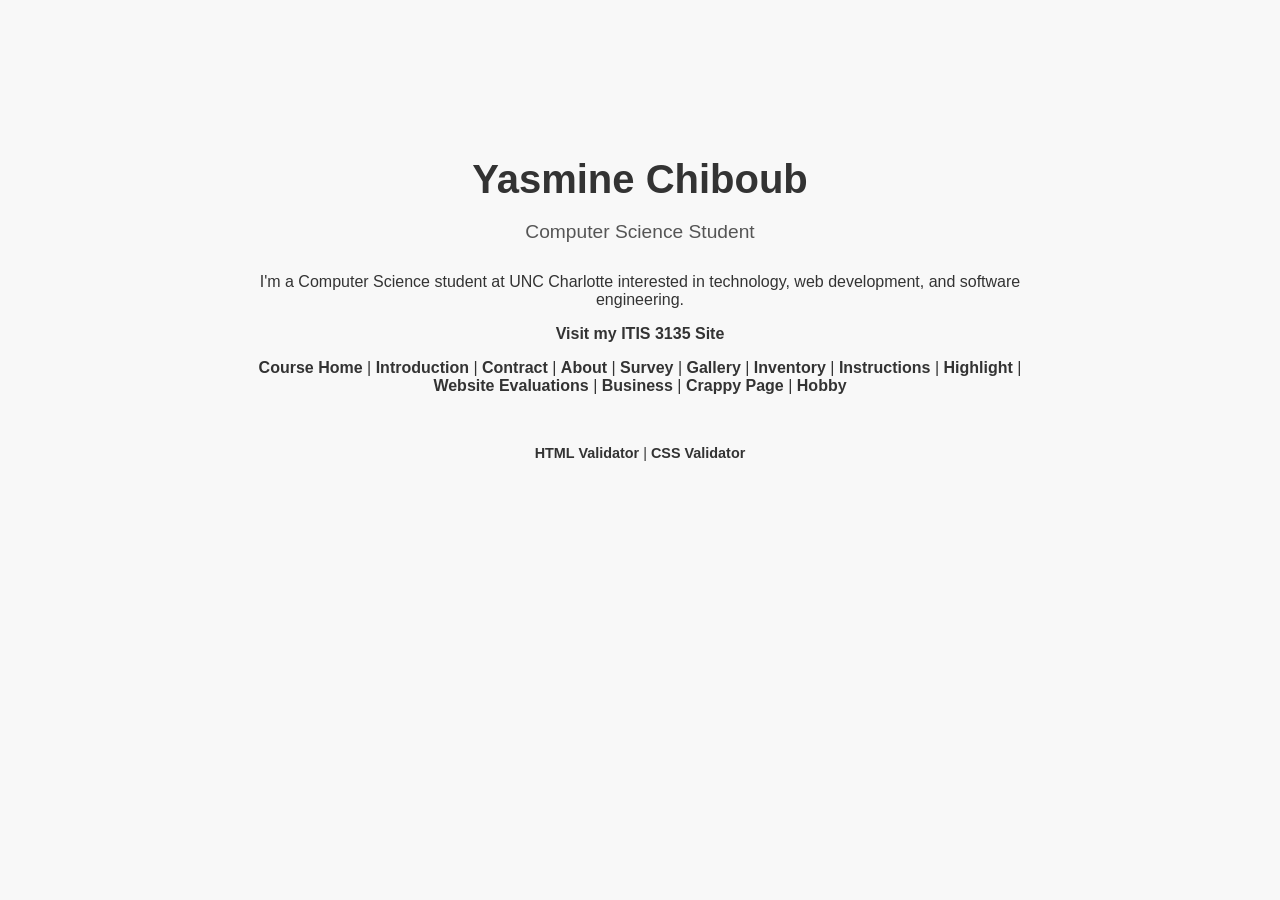
<file: index.html>
<!DOCTYPE html>
<html lang="en">
<head>
  <meta charset="UTF-8">
  <meta name="viewport" content="width=device-width, initial-scale=1.0">
  <title>Yasmine Chiboub | Computer Science Student</title>

  <style>
    body {
      background-color: #f8f8f8;
      color: #333333;
      font-family: Arial, sans-serif;
      margin: 0;
      padding: 0;
      text-align: center;
    }

    main {
      max-width: 800px;
      margin: 100px auto;
      padding: 30px;
    }

    h1 {
      font-size: 2.5rem;
      margin-bottom: 10px;
    }

    .tagline {
      font-size: 1.2rem;
      color: #555555;
      margin-bottom: 30px;
    }

    a {
      color: #333333;
      text-decoration: none;
      font-weight: bold;
    }

    a:hover {
      text-decoration: underline;
    }

    footer {
      margin-top: 50px;
      font-size: 0.9rem;
    }

    @media (max-width: 600px) {
      main {
        margin: 50px auto;
        padding: 20px;
      }

      h1 {
        font-size: 2rem;
      }
    }
  </style>
</head>

<body>
  <main>
    <h1>Yasmine Chiboub</h1>

    <p class="tagline">Computer Science Student</p>

    <p>
      I'm a Computer Science student at UNC Charlotte interested in technology,
      web development, and software engineering.
    </p>

    <p>
      <a href="itis3135/">Visit my ITIS 3135 Site</a>
    </p>
<nav>
    <a href="index.html">Course Home</a> |
    <a href="itis3135/introduction.html">Introduction</a> |
    <a href="itis3135/contract.html">Contract</a> |
    <a href="itis3135/about.html">About</a> |
    <a href="original_index.html">Survey</a> |
    <a href="itis3135/index.html">Gallery</a> |
    <a href="itis3135/index.html">Inventory</a> |
    <a href="itis3135/index.html">Instructions</a> |
    <a href="itis3135/index.html">Highlight</a> |
    <a href="itis3135/website_evaluations.html">Website Evaluations</a> |
    <a href="itis3135/chiboubwebsolutions.com/index.html">Business</a> |
    <a href="itis3135/stuff/CrApPy CaT Page 🤪.htm">Crappy Page</a> |
    <a href="itis3135/hobby/index.html">Hobby</a>
</nav>

    <footer>
      <p>
        <a href="https://validator.w3.org/check?uri=referer">HTML Validator</a> |
        <a href="https://jigsaw.w3.org/css-validator/check/referer">CSS Validator</a>
      </p>
    </footer>
  </main>
</body>
</html>
</file>
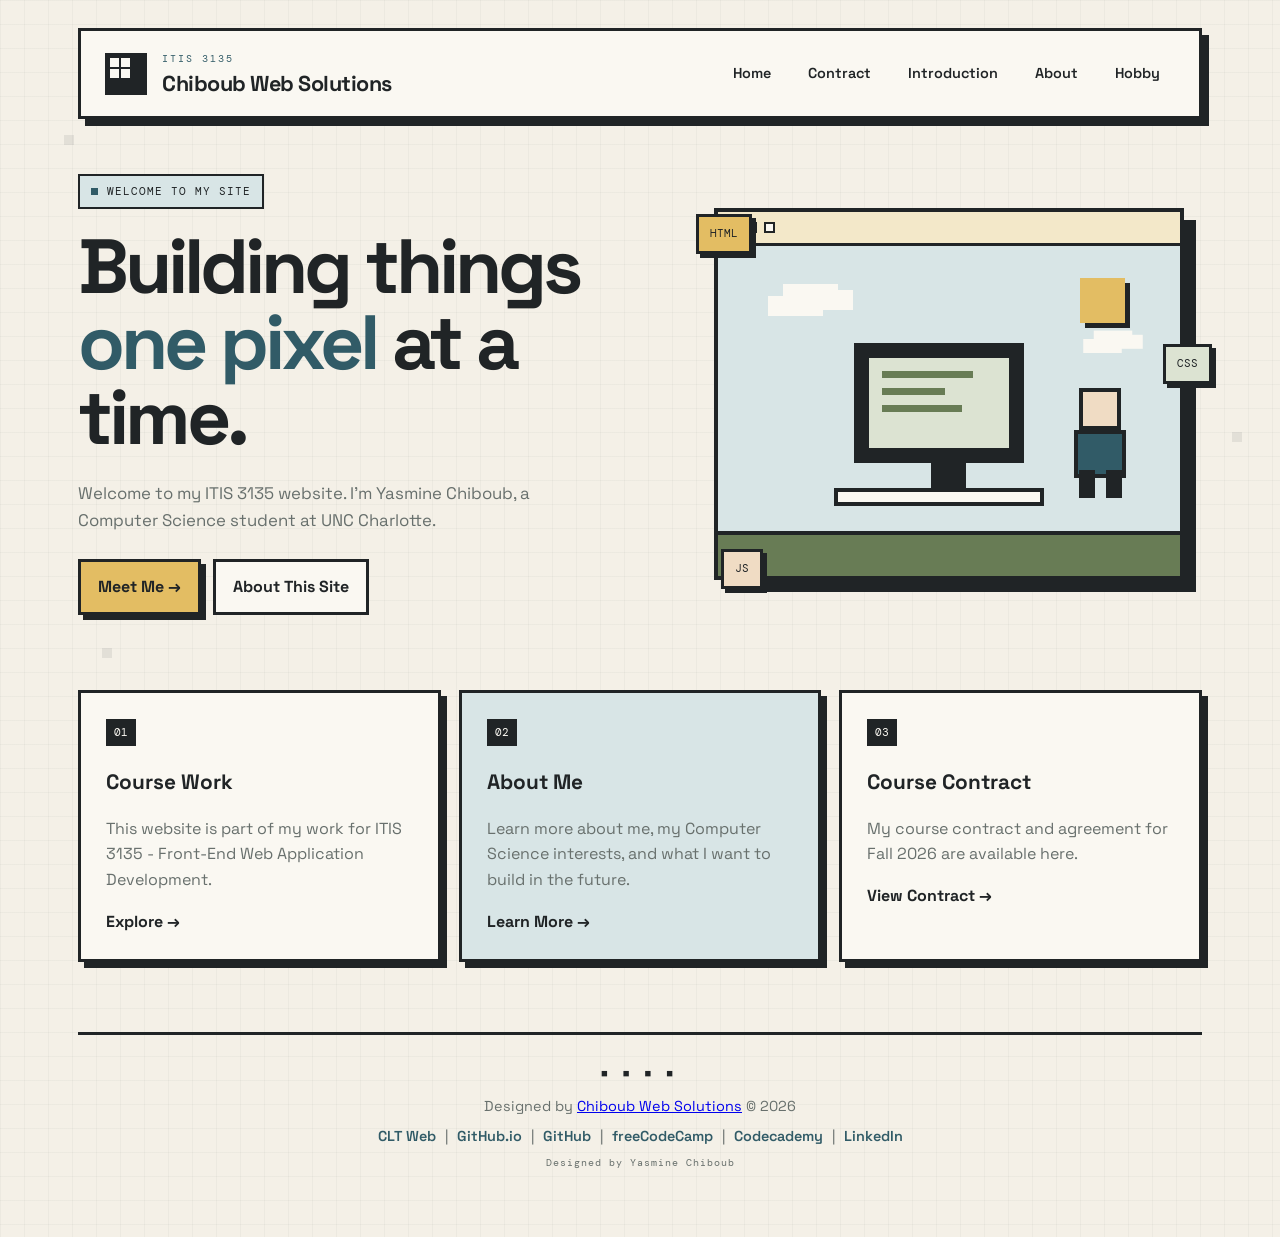
<file: itis3135/index.html>
<!DOCTYPE html>

<html lang="en">

<head>
    <meta charset="UTF-8">
    <meta name="viewport" content="width=device-width, initial-scale=1.0">


<title>Chiboub Web Solutions | Home</title>

<script src="https://lint.page/accumulus.js"></script>
<link rel="icon" href="images/favicon.svg" type="image/svg+xml">
<link rel="stylesheet" href="styles/default.css">

<script src="https://lint.page/kit/4c1e4d.js" crossorigin="anonymous"></script>


</head>

<body>


<div class="pixel-background">
    <span></span>
    <span></span>
    <span></span>
    <span></span>
    <span></span>
</div>

<div data-include="components/header.html"></div>

<main>

    <h2 class="page-title">Home</h2>

    <section class="hero">

        <div class="hero-text">

            <div class="pixel-label">
                <span class="dot"></span>
                WELCOME TO MY SITE
            </div>

            <h2>
                Building things
                <span>one pixel</span>
                at a time.
            </h2>

            <p>
                Welcome to my ITIS 3135 website. I'm Yasmine Chiboub,
                a Computer Science student at UNC Charlotte.
            </p>

            <div class="hero-buttons">
                <a class="pixel-button primary" href="introduction.html">
                    Meet Me →
                </a>

                <a class="pixel-button secondary" href="about.html">
                    About This Site
                </a>
            </div>

        </div>

        <div class="pixel-scene">

            <div class="scene-window">

                <div class="window-bar">
                    <span></span>
                    <span></span>
                    <span></span>
                </div>

                <div class="scene-screen">

                    <div class="cloud cloud-one"></div>
                    <div class="cloud cloud-two"></div>

                    <div class="sun"></div>

                    <div class="pixel-computer">
                        <div class="monitor">
                            <div class="screen-code">
                                <i></i>
                                <i></i>
                                <i></i>
                            </div>
                        </div>

                        <div class="computer-stand"></div>
                        <div class="keyboard"></div>
                    </div>

                    <div class="pixel-character">
                        <div class="head"></div>
                        <div class="body"></div>
                        <div class="leg left"></div>
                        <div class="leg right"></div>
                    </div>

                    <div class="floor"></div>

                </div>

            </div>

            <div class="floating-tag tag-one">HTML</div>
            <div class="floating-tag tag-two">CSS</div>
            <div class="floating-tag tag-three">JS</div>

        </div>

    </section>

    <section class="intro-cards">

        <article class="info-card">
            <div class="card-icon">01</div>

            <h3>Course Work</h3>

            <p>
                This website is part of my work for ITIS 3135 -
                Front-End Web Application Development.
            </p>

            <a href="about.html">Explore →</a>
        </article>

        <article class="info-card featured">
            <div class="card-icon">02</div>

            <h3>About Me</h3>

            <p>
                Learn more about me, my Computer Science interests,
                and what I want to build in the future.
            </p>

            <a href="introduction.html">Learn More →</a>
        </article>

        <article class="info-card">
            <div class="card-icon">03</div>

            <h3>Course Contract</h3>

            <p>
                My course contract and agreement for Fall 2026
                are available here.
            </p>

            <a href="contract.html">View Contract →</a>
        </article>

    </section>

</main>

<div data-include="components/footer.html"></div>

<script src="scripts/HTMLInclude.min.js"></script>
<script src="scripts/script.js"></script>

<script
    src="https://divonbriesen.github.io/teaching/tools/standards-check.js"
    defer>
</script>

</body>

</html>
</file>
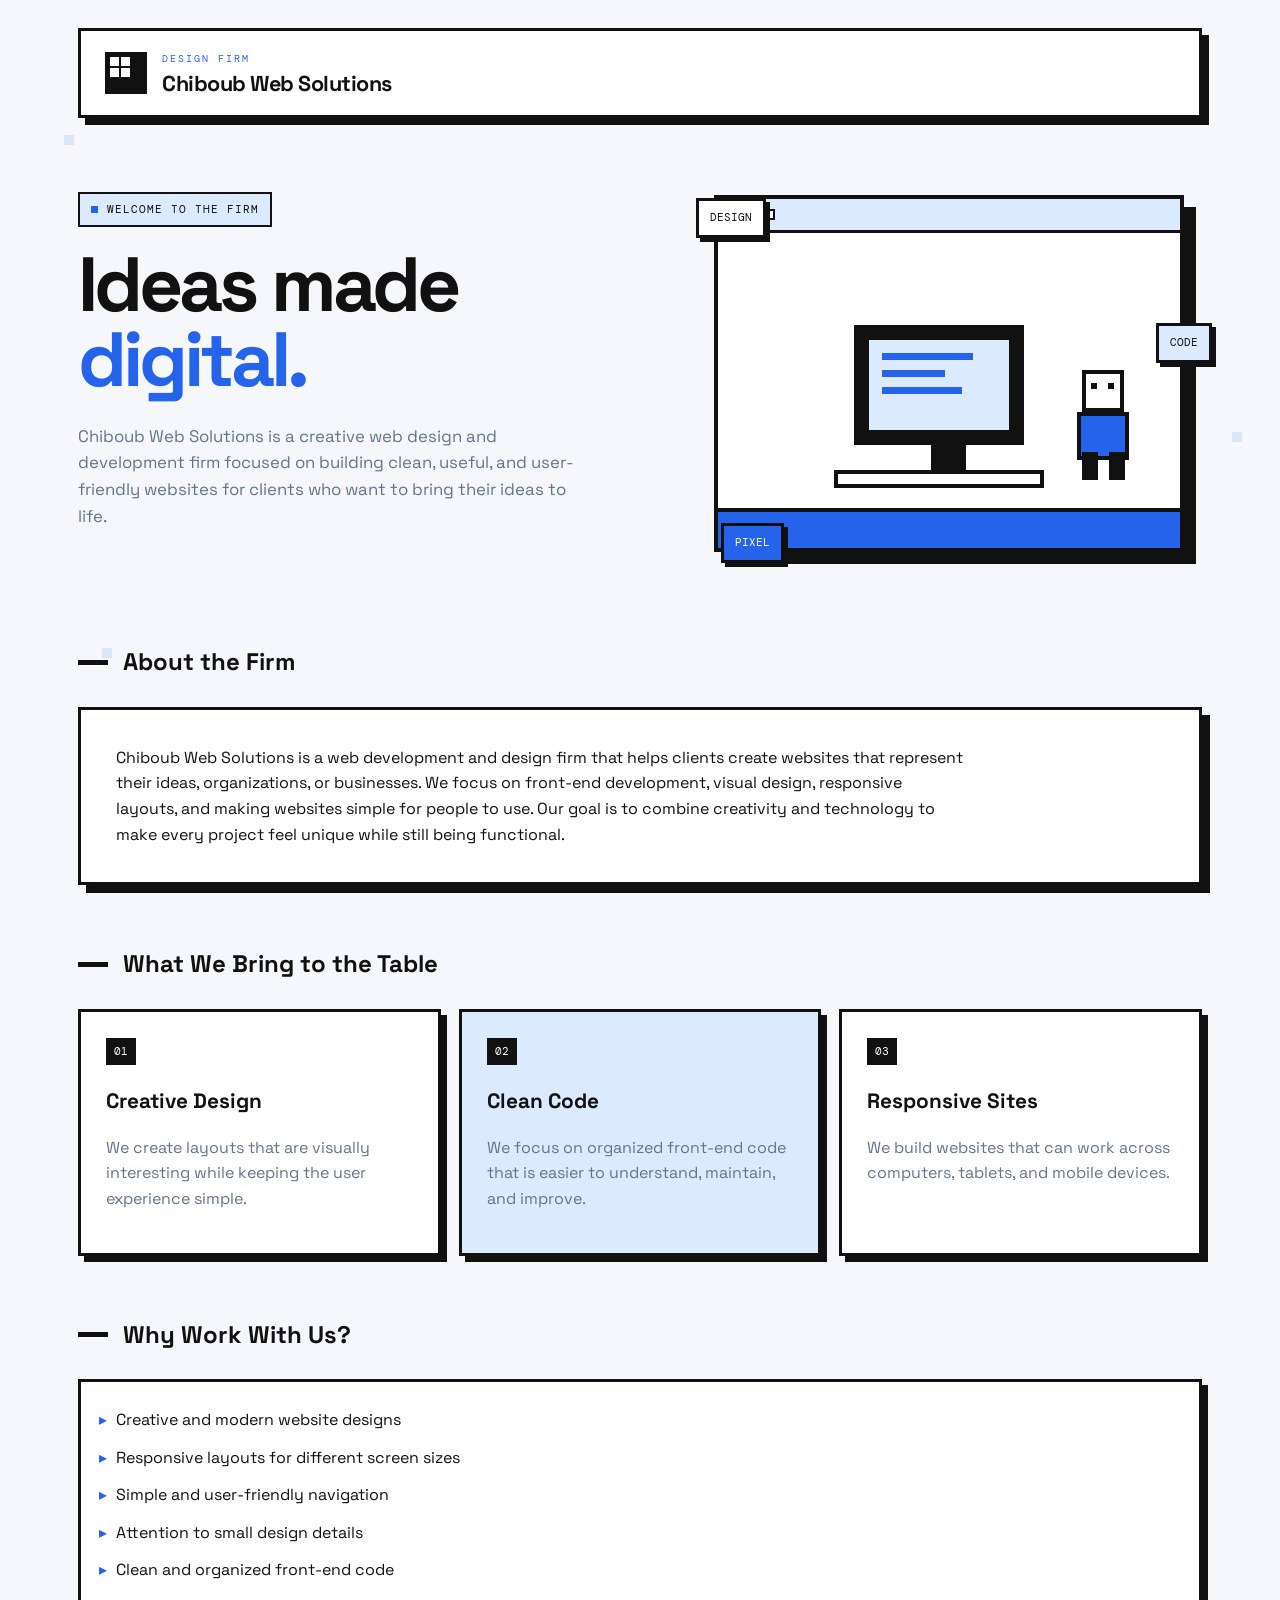
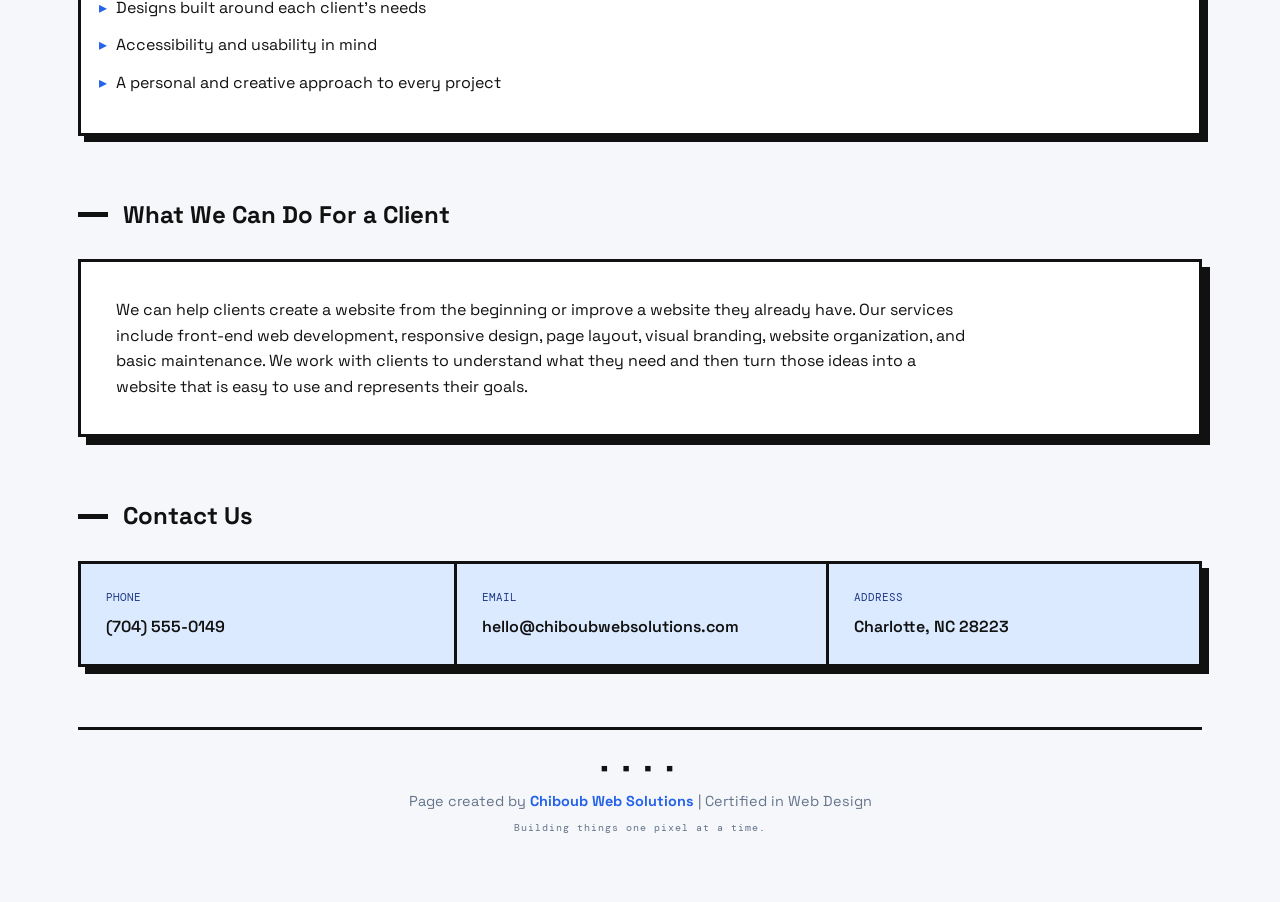
<file: itis3135/chiboubwebsolutions.com/index.html>
<!DOCTYPE html>
<html lang="en">

<head>
    <meta charset="UTF-8">
    <meta name="viewport" content="width=device-width, initial-scale=1.0">

    <title>Chiboub Web Solutions | Design Firm</title>
<script src="https://lint.page/accumulus.js"></script>
    <link rel="stylesheet" href="../chiboubwebsolutions.com/designfirm.css">
    <script src="https://lint.page/kit/4c1e4d.js" crossorigin="anonymous"></script>
</head>

<body>

    <div class="pixel-background">
        <span></span>
        <span></span>
        <span></span>
        <span></span>
        <span></span>
    </div>


    <header class="site-header">

        <div class="brand">

            <div class="pixel-logo" aria-hidden="true">
                <span></span>
                <span></span>
                <span></span>
                <span></span>
            </div>

            <div>
                <p class="eyebrow">DESIGN FIRM</p>
                <h1>Chiboub Web Solutions</h1>
            </div>

        </div>

    </header>


    <main>

        <section class="hero">

            <div class="hero-text">

                <div class="pixel-label">
                    <span class="dot"></span>
                    WELCOME TO THE FIRM
                </div>

                <h2>
                    Ideas made
                    <span>digital.</span>
                </h2>

                <p>
                    Chiboub Web Solutions is a creative web design and
                    development firm focused on building clean, useful,
                    and user-friendly websites for clients who want to
                    bring their ideas to life.
                </p>

            </div>


            <div class="pixel-scene">

                <div class="scene-window">

                    <div class="window-bar">
                        <span></span>
                        <span></span>
                        <span></span>
                    </div>

                    <div class="scene-screen">

                        <div class="pixel-computer">

                            <div class="monitor">

                                <div class="screen-code">
                                    <i></i>
                                    <i></i>
                                    <i></i>
                                </div>

                            </div>

                            <div class="computer-stand"></div>

                            <div class="keyboard"></div>

                        </div>


                        <div class="pixel-character">

                            <div class="head"></div>

                            <div class="eye left"></div>
                            <div class="eye right"></div>

                            <div class="body"></div>

                            <div class="leg left"></div>
                            <div class="leg right"></div>

                        </div>


                        <div class="floor"></div>

                    </div>

                </div>


                <div class="floating-tag tag-one">
                    DESIGN
                </div>

                <div class="floating-tag tag-two">
                    CODE
                </div>

                <div class="floating-tag tag-three">
                    PIXEL
                </div>

            </div>

        </section>


        <section class="firm-section">

            <div class="section-heading">
                <div class="pixel-line"></div>
                <h3>About the Firm</h3>
            </div>

            <div class="content-panel">

                <p>
                    Chiboub Web Solutions is a web development and design
                    firm that helps clients create websites that represent
                    their ideas, organizations, or businesses. We focus on
                    front-end development, visual design, responsive layouts,
                    and making websites simple for people to use. Our goal
                    is to combine creativity and technology to make every
                    project feel unique while still being functional.
                </p>

            </div>

        </section>


        <section class="firm-section">

            <div class="section-heading">
                <div class="pixel-line"></div>
                <h3>What We Bring to the Table</h3>
            </div>

            <div class="firm-cards">

                <article class="info-card">

                    <div class="card-icon">01</div>

                    <h3>Creative Design</h3>

                    <p>
                        We create layouts that are visually interesting
                        while keeping the user experience simple.
                    </p>

                </article>


                <article class="info-card featured">

                    <div class="card-icon">02</div>

                    <h3>Clean Code</h3>

                    <p>
                        We focus on organized front-end code that is easier
                        to understand, maintain, and improve.
                    </p>

                </article>


                <article class="info-card">

                    <div class="card-icon">03</div>

                    <h3>Responsive Sites</h3>

                    <p>
                        We build websites that can work across computers,
                        tablets, and mobile devices.
                    </p>

                </article>

            </div>

        </section>


        <section class="firm-section">

            <div class="section-heading">
                <div class="pixel-line"></div>
                <h3>Why Work With Us?</h3>
            </div>

            <ul class="firm-list">

                <li>Creative and modern website designs</li>

                <li>Responsive layouts for different screen sizes</li>

                <li>Simple and user-friendly navigation</li>

                <li>Attention to small design details</li>

                <li>Clean and organized front-end code</li>

                <li>Designs built around each client's needs</li>

                <li>Accessibility and usability in mind</li>

                <li>A personal and creative approach to every project</li>

            </ul>

        </section>


        <section class="firm-section">

            <div class="section-heading">
                <div class="pixel-line"></div>
                <h3>What We Can Do For a Client</h3>
            </div>

            <div class="content-panel">

                <p>
                    We can help clients create a website from the beginning
                    or improve a website they already have. Our services
                    include front-end web development, responsive design,
                    page layout, visual branding, website organization, and
                    basic maintenance. We work with clients to understand
                    what they need and then turn those ideas into a website
                    that is easy to use and represents their goals.
                </p>

            </div>

        </section>


        <section class="firm-section">

            <div class="section-heading">
                <div class="pixel-line"></div>
                <h3>Contact Us</h3>
            </div>

            <div class="contact-box">

                <div class="contact-item">

                    <span class="contact-label">Phone</span>

                    <p>(704) 555-0149</p>

                </div>


                <div class="contact-item">

                    <span class="contact-label">Email</span>

                    <p>hello@chiboubwebsolutions.com</p>

                </div>


                <div class="contact-item">

                    <span class="contact-label">Address</span>

                    <p>Charlotte, NC 28223</p>

                </div>

            </div>

        </section>

    </main>


    <footer class="site-footer">

        <div class="footer-pixel">
            ■ ■ ■ ■
        </div>

        <p>
            Page created by
            <a href="index.html">Chiboub Web Solutions</a>
            | Certified in Web Design
        </p>

        <p class="footer-small">
            Building things one pixel at a time.
        </p>

    </footer>

    <script src="scripts/script.js"></script>


    <script
        src="https://divonbriesen.github.io/teaching/tools/standards-check.js"
        defer>
    </script>

</body>

</html>
</file>
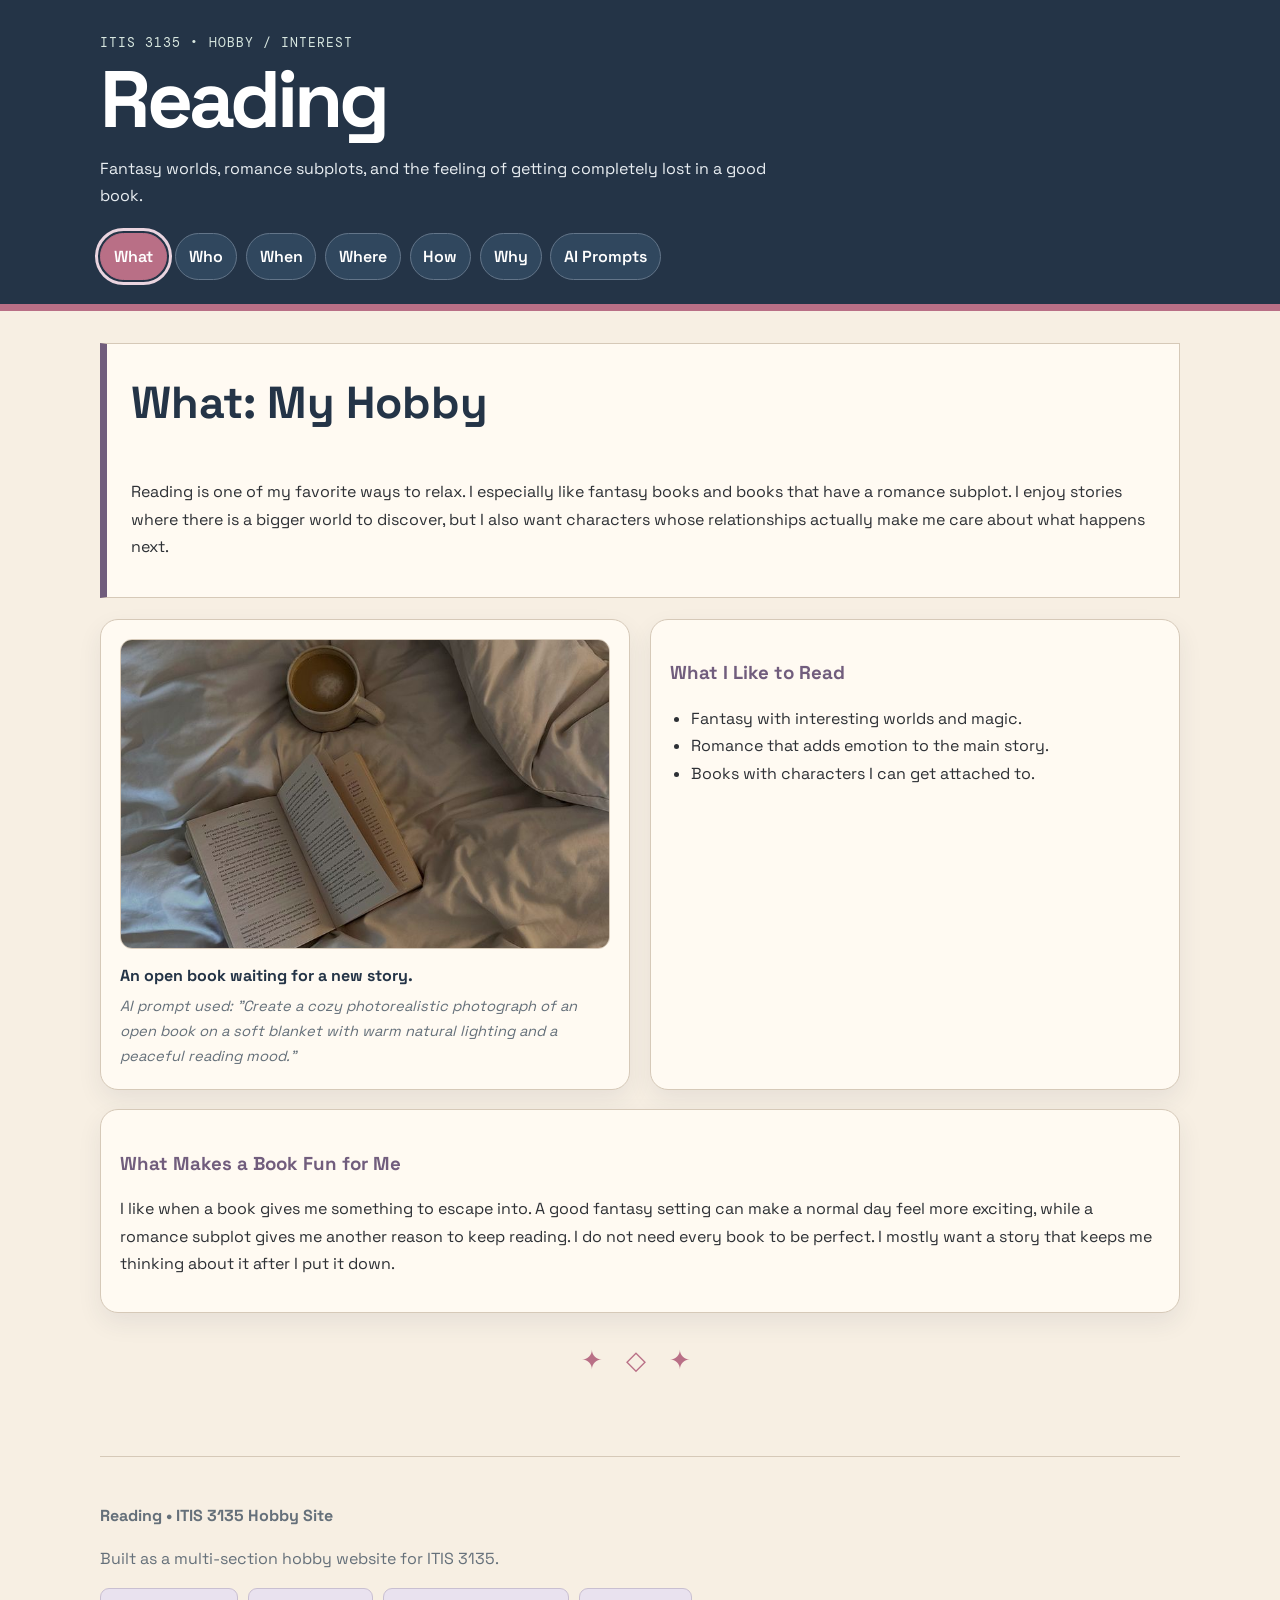
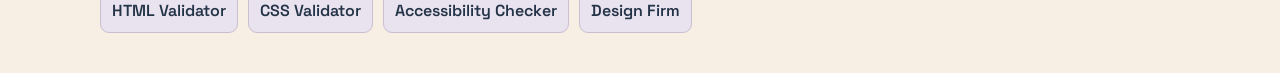
<file: itis3135/hobby/index.html>
<!DOCTYPE html>
<html lang="en">
<head>
    <meta charset="UTF-8">
    <meta name="viewport" content="width=device-width, initial-scale=1.0">

    <title>Reading | My Hobby</title>

    <meta name="description"
        content="A personal hobby website about reading fantasy books and enjoying romance subplots.">
<script src="https://lint.page/accumulus.js"></script>
    <link rel="icon" href="images/favicon.ico" type="image/x-icon">
    <style>
        @import url('https://fonts.googleapis.com/css2?family=DM+Mono:wght@400;500&family=Space+Grotesk:wght@400;500;600;700&display=swap');

        :root {
            --navy: #243447;
            --plum: #715d7d;
            --rose: #b96f86;
            --sage: #6c806f;
            --cream: #f7efe3;
            --paper: #fffaf2;
            --ink: #2d3035;
            --muted: #65707a;
            --line: #d6c9b8;
        }

        * {
            box-sizing: border-box;
        }

        html {
            scroll-behavior: smooth;
        }

        body {
            margin: 0;
            background: var(--cream);
            color: var(--ink);
            font-family: "Space Grotesk", Arial, sans-serif;
            line-height: 1.7;
        }

        header {
            background: var(--navy);
            color: white;
            padding: 2rem 1.25rem 1.5rem;
            border-bottom: 7px solid var(--rose);
        }

        .wrap {
            width: min(1080px, 92%);
            margin: 0 auto;
        }

        .eyebrow {
            margin: 0 0 .3rem;
            color: #d9e8e1;
            font-family: "DM Mono", monospace;
            font-size: .82rem;
            letter-spacing: .08em;
            text-transform: uppercase;
        }

        h1 {
            margin: 0;
            font-size: clamp(2.5rem, 7vw, 5rem);
            line-height: 1;
            letter-spacing: -.05em;
        }

        .tagline {
            max-width: 700px;
            color: #e9eef2;
            margin: 1rem 0 1.5rem;
        }

        nav ul {
            list-style: none;
            padding: 0;
            margin: 0;
            display: flex;
            flex-wrap: wrap;
            gap: .55rem;
        }

        nav a {
            display: inline-block;
            color: white;
            text-decoration: none;
            padding: .55rem .8rem;
            border: 1px solid #637589;
            border-radius: 999px;
            background: #30475e;
            font-weight: 600;
        }

        nav a:hover,
        nav a:focus-visible,
        nav a.active {
            background: var(--rose);
            border-color: var(--rose);
            outline: 3px solid #ead4df;
            outline-offset: 2px;
        }

        main {
            padding: 2rem 0 3rem;
        }

        .section-page {
            display: none;
        }

        .section-page.active {
            display: block;
        }

        .intro {
            background: var(--paper);
            border: 1px solid var(--line);
            border-left: 7px solid var(--plum);
            padding: 1.3rem 1.5rem;
            margin-bottom: 1.3rem;
        }

        h2 {
            margin-top: 0;
            color: var(--navy);
            font-size: clamp(1.9rem, 4vw, 2.8rem);
        }

        h3 {
            color: var(--plum);
            margin-bottom: .35rem;
        }

        .grid {
            display: grid;
            grid-template-columns: repeat(2, minmax(0, 1fr));
            gap: 1.2rem;
        }

        .card,
        figure,
        .prompt-box {
            background: var(--paper);
            border: 1px solid var(--line);
            border-radius: 18px;
            padding: 1.2rem;
            margin: 0;
            box-shadow: 0 10px 24px rgba(36, 52, 71, .08);
        }

        .wide {
            grid-column: 1 / -1;
        }

        figure img {
            display: block;
            width: 100%;
            max-height: 310px;
            object-fit: cover;
            border-radius: 12px;
            border: 1px solid var(--line);
        }

        figcaption {
            margin-top: .8rem;
            font-weight: 700;
            color: var(--navy);
        }

        .ai-note {
            margin: .35rem 0 0;
            color: var(--muted);
            font-size: .92rem;
        }

        .divider {
            margin: 1.6rem 0;
            text-align: center;
            color: var(--rose);
            font-size: 1.6rem;
            letter-spacing: .5rem;
        }

        ul,
        ol {
            padding-left: 1.3rem;
        }

        table {
            width: 100%;
            border-collapse: collapse;
            background: var(--paper);
        }

        th,
        td {
            border: 1px solid var(--line);
            padding: .75rem;
            text-align: left;
            vertical-align: top;
        }

        th {
            background: #e9e2ef;
            color: var(--navy);
        }

        .quote {
            font-size: 1.15rem;
            font-style: italic;
            border-left: 4px solid var(--rose);
            padding-left: 1rem;
        }

        code {
            font-family: "DM Mono", monospace;
            background: #eee5d8;
            padding: .15rem .3rem;
            border-radius: 5px;
        }

        footer {
            border-top: 1px solid var(--line);
            padding: 1.8rem 0 2.5rem;
            color: var(--muted);
        }

        .validation-links {
            display: flex;
            flex-wrap: wrap;
            gap: .6rem;
            margin-top: 1rem;
        }

        .validation-links a {
            color: var(--navy);
            background: #e9e2ef;
            border: 1px solid #c9bfd1;
            padding: .5rem .7rem;
            border-radius: 9px;
            text-decoration: none;
            font-weight: 600;
        }

        .validation-links a:hover,
        .validation-links a:focus-visible {
            background: #ead4df;
            outline: 3px solid #d9e8e1;
            outline-offset: 2px;
        }

        @media (max-width: 720px) {
            .grid {
                grid-template-columns: 1fr;
            }

            .wide {
                grid-column: auto;
            }

            nav a {
                font-size: .92rem;
            }
        }
    </style>
</head>

<body>

<header>
    <div class="wrap">

        <p class="eyebrow">ITIS 3135 • Hobby / Interest</p>

        <h1>Reading</h1>

        <p class="tagline">
            Fantasy worlds, romance subplots, and the feeling of getting
            completely lost in a good book.
        </p>

        <nav aria-label="Hobby sections">
            <ul>
                <li>
                    <a class="nav-link" href="#what" data-section="what">
                        What
                    </a>
                </li>

                <li>
                    <a class="nav-link" href="#who" data-section="who">
                        Who
                    </a>
                </li>

                <li>
                    <a class="nav-link" href="#when" data-section="when">
                        When
                    </a>
                </li>

                <li>
                    <a class="nav-link" href="#where" data-section="where">
                        Where
                    </a>
                </li>

                <li>
                    <a class="nav-link" href="#how" data-section="how">
                        How
                    </a>
                </li>

                <li>
                    <a class="nav-link" href="#why" data-section="why">
                        Why
                    </a>
                </li>

                <li>
                    <a class="nav-link" href="#ai-prompts"
                        data-section="ai-prompts">
                        AI Prompts
                    </a>
                </li>
            </ul>
        </nav>

    </div>
</header>


<main class="wrap">

    <!-- WHAT -->

    <section id="what"
        class="section-page active"
        aria-labelledby="what-title">

        <div class="intro">

            <h2 id="what-title">What: My Hobby</h2>

            <p>
                Reading is one of my favorite ways to relax. I especially like
                fantasy books and books that have a romance subplot. I enjoy
                stories where there is a bigger world to discover, but I also
                want characters whose relationships actually make me care about
                what happens next.
            </p>

        </div>

        <div class="grid">

            <figure>

                <img src="images/readingbook.jpg"
                    alt="An open book in a cozy reading setting">

                <figcaption>
                    An open book waiting for a new story.
                </figcaption>

                <p class="ai-note">
                    <em>
                        AI prompt used: "Create a cozy photorealistic
                        photograph of an open book on a soft blanket with
                        warm natural lighting and a peaceful reading mood."
                    </em>
                </p>

            </figure>


            <div class="card">

                <h3>What I Like to Read</h3>

                <ul>
                    <li>
                        Fantasy with interesting worlds and magic.
                    </li>

                    <li>
                        Romance that adds emotion to the main story.
                    </li>

                    <li>
                        Books with characters I can get attached to.
                    </li>
                </ul>

            </div>


            <div class="card wide">

                <h3>What Makes a Book Fun for Me</h3>

                <p>
                    I like when a book gives me something to escape into. A
                    good fantasy setting can make a normal day feel more
                    exciting, while a romance subplot gives me another reason
                    to keep reading. I do not need every book to be perfect.
                    I mostly want a story that keeps me thinking about it after
                    I put it down.
                </p>

            </div>

        </div>

        <div class="divider" aria-hidden="true">
            ✦ ◇ ✦
        </div>

    </section>


    <!-- WHO -->

    <section id="who"
        class="section-page"
        aria-labelledby="who-title">

        <div class="intro">

            <h2 id="who-title">Who: Me as a Reader</h2>

            <p>
                I am the type of reader who can say I will read "just one more
                chapter" and then realize I have been reading for much longer
                than planned. My favorite books usually combine an interesting
                plot with characters I actually care about.
            </p>

        </div>

        <div class="grid">

            <figure>

                <img src="images/mountains.jpg"
                    alt="A fantasy landscape with mountains and a moon">

                <figcaption>
                    Fantasy is one of my favorite genres because it gives me a
                    whole world to explore.
                </figcaption>

                <p class="ai-note">
                    <em>
                        AI prompt used: "Create a photorealistic fantasy
                        landscape with distant mountains, a glowing moon,
                        subtle stars, and a magical but peaceful atmosphere."
                    </em>
                </p>

            </figure>


            <div class="card">

                <h3>My Reader Personality</h3>

                <ol>
                    <li>
                        I care about characters and their development.
                    </li>

                    <li>
                        I like a plot that keeps moving.
                    </li>

                    <li>
                        I appreciate romance when it fits naturally into the
                        story.
                    </li>
                </ol>

            </div>


            <div class="card wide">

                <h3>My Favorite Combination</h3>

                <p>
                    My favorite combination is fantasy plus romance. I like
                    having the larger adventure or mystery happening in the
                    background while the characters build relationships and
                    figure out what they mean to each other. It gives the story
                    more than one thing to look forward to.
                </p>

            </div>

        </div>

        <div class="divider" aria-hidden="true">
            ✦ ◇ ✦
        </div>

    </section>


    <!-- WHEN -->

    <section id="when"
        class="section-page"
        aria-labelledby="when-title">

        <div class="intro">

            <h2 id="when-title">When: My Reading Time</h2>

            <p>
                I do not have one perfect reading schedule. I usually read
                when I have a break from schoolwork or when I want to wind
                down at night.
            </p>

        </div>

        <div class="grid">

            <figure>

                <img src="images/nighttime.jpg"
                    alt="A cozy nighttime reading scene">

                <figcaption>
                    Nighttime is one of my favorite times to settle into a
                    book.
                </figcaption>

                <p class="ai-note">
                    <em>
                        AI prompt used: "Create a photorealistic cozy nighttime
                        reading scene with a book, warm lamp light, blanket,
                        and calm bedroom atmosphere."
                    </em>
                </p>

            </figure>


            <div class="card">

                <h3>When I Usually Read</h3>

                <table>

                    <thead>
                        <tr>
                            <th>Time</th>
                            <th>What I Usually Do</th>
                        </tr>
                    </thead>

                    <tbody>

                        <tr>
                            <td>Evening</td>
                            <td>
                                Read a few chapters to relax.
                            </td>
                        </tr>

                        <tr>
                            <td>Weekend</td>
                            <td>
                                Read for longer when I have more free time.
                            </td>
                        </tr>

                        <tr>
                            <td>Breaks</td>
                            <td>
                                Read instead of scrolling on my phone.
                            </td>
                        </tr>

                    </tbody>

                </table>

            </div>


            <div class="card wide">

                <h3>Seasonal Reading</h3>

                <p>
                    My reading mood changes with the season. I tend to want
                    cozy, emotional stories when the weather gets colder.
                    During warmer months, I like books that feel adventurous
                    and easy to get into. Either way, a good book can fit into
                    any season.
                </p>

            </div>

        </div>

        <div class="divider" aria-hidden="true">
            ✦ ◇ ✦
        </div>

    </section>


    <!-- WHERE -->

    <section id="where"
        class="section-page"
        aria-labelledby="where-title">

        <div class="intro">

            <h2 id="where-title">Where: Places I Like to Read</h2>

            <p>
                The best reading spot for me is somewhere comfortable where I
                can focus. I do not necessarily need complete silence, but I
                do need a place where I can settle in without constantly being
                interrupted.
            </p>

        </div>

        <div class="grid">

            <figure>

                <img src="images/bookshelf.jpg"
                    alt="A cozy library with bookshelves">

                <figcaption>
                    Libraries and cozy spaces make it easy to get into reading
                    mode.
                </figcaption>

                <p class="ai-note">
                    <em>
                        AI prompt used: "Create a photorealistic cozy library
                        with tall bookshelves, comfortable seating, warm
                        lighting, and a peaceful reading atmosphere."
                    </em>
                </p>

            </figure>


            <div class="card">

                <h3>My Favorite Spots</h3>

                <ul>
                    <li>
                        My bed or a comfortable chair.
                    </li>

                    <li>
                        A quiet library corner.
                    </li>

                    <li>
                        A café when I want some background noise.
                    </li>
                </ul>

            </div>


            <div class="card wide">

                <h3>What Makes a Good Reading Place?</h3>

                <p>
                    Comfort matters a lot. I want enough light to read without
                    straining my eyes, a comfortable place to sit, and as few
                    distractions as possible. Having a drink nearby is also a
                    bonus. The main goal is to make it easy to stay focused on
                    the story.
                </p>

            </div>

        </div>

        <div class="divider" aria-hidden="true">
            ✦ ◇ ✦
        </div>

    </section>


    <!-- HOW -->

    <section id="how"
        class="section-page"
        aria-labelledby="how-title">

        <div class="intro">

            <h2 id="how-title">How: How I Read</h2>

            <p>
                I like to keep reading simple. I choose a book based on the
                story, the genre, or a recommendation, then give myself enough
                time to actually get into it.
            </p>

        </div>

        <div class="grid">

            <figure>

                <img src="images/bookmark.jpg"
                    alt="A book with a bookmark and reading notes">

                <figcaption>
                    Sometimes I mark pages when something stands out.
                </figcaption>

                <p class="ai-note">
                    <em>
                        AI prompt used: "Create a photorealistic open fantasy
                        book with a simple bookmark, a few sticky notes, and
                        warm natural lighting."
                    </em>
                </p>

            </figure>


            <div class="card">

                <h3>My Simple Reading Process</h3>

                <ol>
                    <li>
                        Pick a book that sounds interesting.
                    </li>

                    <li>
                        Read a few chapters before deciding how I feel about it.
                    </li>

                    <li>
                        Keep reading when I become invested in the characters
                        or plot.
                    </li>

                    <li>
                        Write down a title if I want to remember or recommend
                        it.
                    </li>
                </ol>

            </div>


            <div class="card wide">

                <h3>Physical Books vs. Digital</h3>

                <p>
                    I like physical books because there is something satisfying
                    about seeing my progress through the pages. Digital books
                    are convenient when I am traveling or carrying a lot of
                    school stuff. I can enjoy both, so I usually choose based
                    on what is easiest at the time.
                </p>

            </div>

        </div>

        <div class="divider" aria-hidden="true">
            ✦ ◇ ✦
        </div>

    </section>


    <!-- WHY -->

    <section id="why"
        class="section-page"
        aria-labelledby="why-title">

        <div class="intro">

            <h2 id="why-title">Why: Why I Love Reading</h2>

            <p>
                Reading gives me a break from school, work, and everyday
                responsibilities. It lets me focus on something completely
                different for a while.
            </p>

        </div>

        <div class="grid">

            <figure>

                <img src="images/why-reading.jpg"
                    alt="A cozy reading scene representing imagination">

                <figcaption>
                    Stories can spark ideas, emotions, and new perspectives.
                </figcaption>

                <p class="ai-note">
                    <em>
                        AI prompt used: "Create a photorealistic cozy reading
                        scene that represents imagination and escaping into a
                        story, with a book, soft lighting, and dreamy details."
                    </em>
                </p>

            </figure>


            <div class="card">

                <h3>Three Reasons</h3>

                <ul>
                    <li>
                        <strong>Escape:</strong> I can step into another world
                        for a while.
                    </li>

                    <li>
                        <strong>Relaxation:</strong> Reading helps me slow down.
                    </li>

                    <li>
                        <strong>Connection:</strong> I get attached to
                        characters and their stories.
                    </li>
                </ul>

            </div>


            <div class="card wide">

                <p class="quote">
                    "A good book is one that makes me forget I am checking
                    the time."
                </p>

                <h3>Reading Beyond Entertainment</h3>

                <p>
                    Books can also help me understand different personalities,
                    relationships, cultures, and situations. Even when a story
                    is completely fictional, it can still make me think about
                    real life in a different way.
                </p>

            </div>

        </div>

        <div class="divider" aria-hidden="true">
            ✦ ◇ ✦
        </div>

    </section>


    <!-- AI PROMPTS -->

    <section id="ai-prompts"
        class="section-page"
        aria-labelledby="ai-title">

        <div class="intro">

            <h2 id="ai-title">AI Prompts</h2>

            <p>
                AI was used to help create the artwork and brainstorm some of
                the site content. I kept the final writing personal and
                focused on my actual interest in reading fantasy books and
                romance subplots.
            </p>

        </div>

        <div class="grid">

            <figure>

                <img src="images/romance.jpg"
                    alt="A romantic reading scene with a book">

                <figcaption>
                    Romance is one of my favorite elements to find in a story.
                </figcaption>

                <p class="ai-note">
                    <em>
                        AI prompt used: "Create a photorealistic romantic
                        reading scene with an open book, soft pink and cream
                        colors, warm lighting, and a cozy atmosphere."
                    </em>
                </p>

            </figure>


            <div class="prompt-box">

                <h3>Content Brainstorming Prompt</h3>

                <p>
                    <code>
                        Help me plan a seven-section hobby website about my
                        love of reading, especially fantasy books and romance
                        subplots. Keep the ideas personal, simple, and
                        appropriate for a college student.
                    </code>
                </p>

            </div>


            <div class="prompt-box">

                <h3>Design Prompt</h3>

                <p>
                    <code>
                        Suggest a cozy color palette and visual direction for
                        a reading website that feels bookish and different
                        from a typical technology website.
                    </code>
                </p>

            </div>


            <div class="prompt-box">

                <h3>Accessibility Prompt</h3>

                <p>
                    <code>
                        Review this hobby website for semantic HTML,
                        keyboard-accessible navigation, meaningful image alt
                        text, responsive design, and a single-page navigation
                        pattern.
                    </code>
                </p>

            </div>

        </div>

    </section>

</main>


<footer class="wrap">

    <p>
        <strong>Reading • ITIS 3135 Hobby Site</strong>
    </p>

    <p>
        Built as a multi-section hobby website for ITIS 3135.
    </p>

    <div class="validation-links">

        <a href="https://validator.w3.org/nu/"
            target="_blank"
            rel="noopener noreferrer">
            HTML Validator
        </a>

        <a href="https://jigsaw.w3.org/css-validator/"
            target="_blank"
            rel="noopener noreferrer">
            CSS Validator
        </a>

        <a href="https://wave.webaim.org/"
            target="_blank"
            rel="noopener noreferrer">
            Accessibility Checker
        </a>

        <a href="../designfirm.html">
            Design Firm
        </a>

    </div>

</footer>


<script>
    const sections = document.querySelectorAll(".section-page");
    const links = document.querySelectorAll(".nav-link");

    function showSection(id) {

        const validId = document.getElementById(id)
            ? id
            : "what";

        sections.forEach(function(section) {
            section.classList.toggle(
                "active",
                section.id === validId
            );
        });

        links.forEach(function(link) {

            const active =
                link.dataset.section === validId;

            link.classList.toggle("active", active);

            if (active) {
                link.setAttribute("aria-current", "page");
            } else {
                link.removeAttribute("aria-current");
            }
        });
    }

    function handleNavigation() {

        const requested =
            window.location.hash.substring(1);

        showSection(requested || "what");
    }

    window.addEventListener(
        "hashchange",
        handleNavigation
    );

    handleNavigation();
</script>

</body>
</html>
</file>
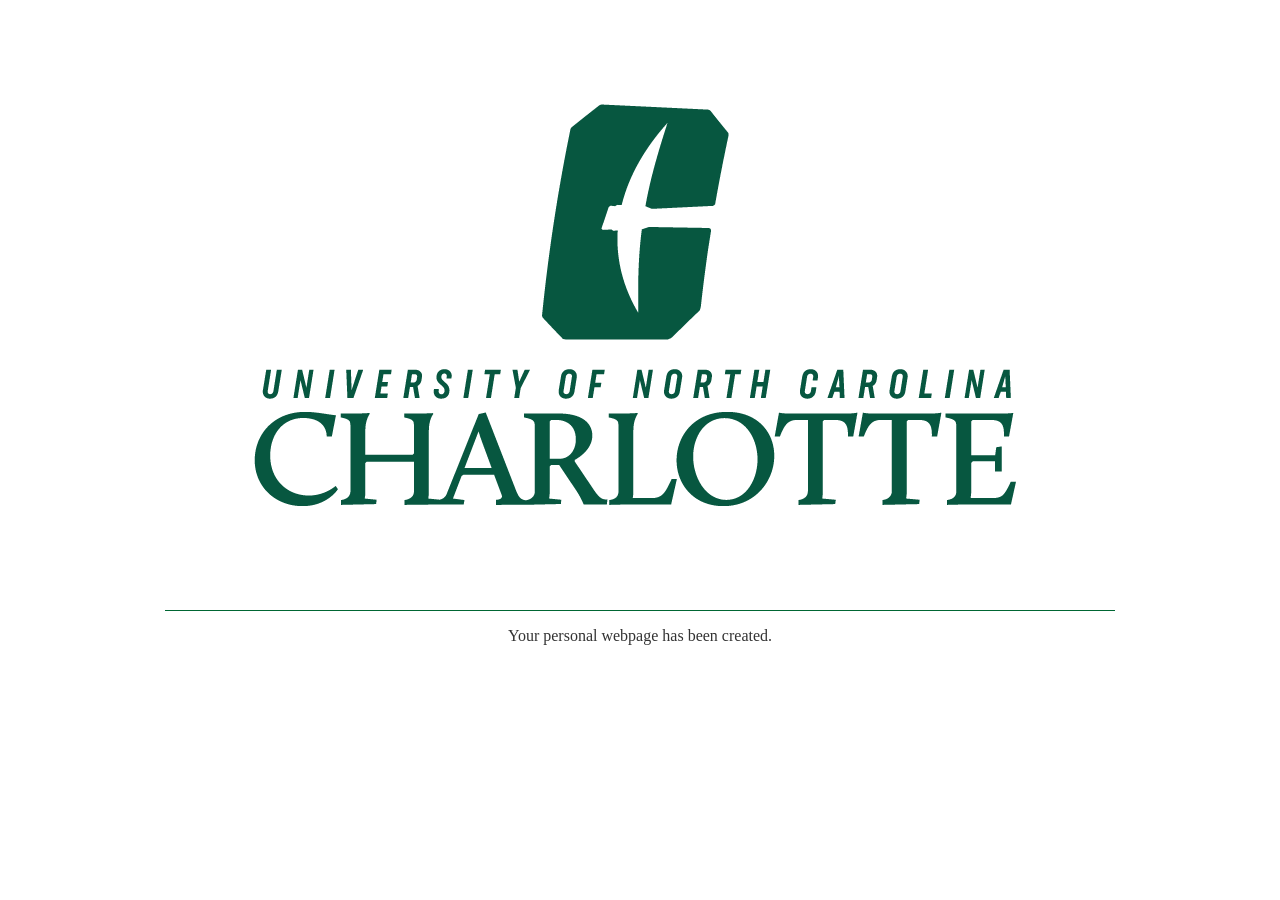
<file: original_index.html>
<!DOCTYPE html>
<html>
	<head>
		<title>Personal Webpage | UNC Charlotte</title>
		<style type="text/css">
			body {
				background-color: #FFFFFF;
				color: #333333;
				margin: 0;
				padding: 0;
			}
			#page-wrapper {
				height: 100%;
				width: 100%;
				max-width: 950px;
				margin: auto;
			}
			#logo-wrapper {
				padding-top: 20px;
				padding-bottom: 10px;
				text-align: center;
				border-bottom: 1px solid #006633;
			}
			#content-wrapper {
				width: 100%;
				max-width: 950px;
				margin: auto;
				text-align: center;
			}			
			a {
				color: #006633;
			}
		</style>
		<link rel="icon" type="image/png" href="data:image/png;base64,
		[base64]/VwD/P1cA/z9XAP8/VwD/P1cA/z9XAP8/VwD/P1cA9z9XAEkAAAAAAAAAAAAAAAAAAAAAAAAAAAAAAAA/VwDgP1cA/z9XAP8/VwD/P1cA/z5XAO0/VwDgP1cA/z9XAP8/VwD4OFAAIAAAAAAAAAAAAAAAAAAAAAAAAAAAPlcAxD9XAP8/VwD/P1cA/z9XAP8+VwCHP1cA0D9XAP8/VwD/P1cA/z5XAEYAAAAAAAAAAAAAAAAAAAAAAAAAAD9YAKY/VwD/P1cA/z9XAP8/VwD/QFUAMD5XAM0/VwD/P1cA/z9XAP8+VwBmAAAAAAAAAAAAAAAAAAAAAAAAAAA/VgCFP1cA/z9XAP8/VwD/PlYA9VVVAAM/VwDCP1cA/z9XAP8/VwD/QFYAiAAAAAAAAAAAAAAAAAAAAAAAAAAAPlUAYz9XAP8/VwD/P1cA/z9XAN8AAAAAPlcAsD9XAP8/VwD/P1cA/z5XAK0AAAAAAAAAAAAAAAAAAAAAAAAAAD5WAD4/VwD/P1cA/z9XAPM/WABdAAAAAD5VAFc/VgCaP1cAlj5WAJE9VwBwAAAAAAAAAAAAAAAAAAAAAAAAAABDWQAXP1cA/j9XAP8/VwD/QFMANAAAAAA7TgANPVUANj1VACo7VQAePFoAEQAAAAAAAAAAAAAAAAAAAAAAAAAAAAAAAT9WAOw/VwD/P1cA/z5XAP0+VwBGQFgAQD9XAP8/VwD/P1cA/z9XAP87VQAnAAAAAAAAAAAAAAAAAAAAAAAAAAA/VwDBP1cA/z9XAP8/VwD/P1cAojtOAA0/VwD6P1cA/z9XAP8/VwD/PlYAVgAAAAAAAAAAAAAAAAAAAAAAAAAAPlcAkz9XAP8/VwD/P1cA/z5XAPk8UgAiP1YAxj9XAP8/VwD/P1cA/z5XAIcAAAAAAAAAAAAAAAAAAAAAAAAAAD5YAGM/VwD/P1cA/z9XAP8/VwD/PlYAtD9XAH4/VwD/P1cA/z9XAP8/WAC6AAAAAAAAAAAAAAAAAAAAAAAAAAA9WQAuP1cA/z9XAP8/VwD/P1cA/z9XAP8/VwCfP1cA/z9XAP8/VwD/P1cA1AAAAAAAAAAAAAAAAAAAAAAAAAAAAAAAAD9WAGU/VgD4P1cA/z9XAP8/VwD/P1cA/D9XAP4/VwD/[base64]/j5WAP4+VgD+PlYA/j5WAP4+VgD+PlYA/j5WAP4+VgD+PlYA/j5WAP4/VwDXQFgAIAAAAAAAAAAAAAAAAAAAAAAAAAAAAAAAAAAAAAAAAAAAAAAAAAAAAAAAAAAAAAAAAAAAAAAAAAAAVVUAAz9XAKI/VwD/P1cA/z9XAP8/VwD/P1cA/z9XAP8/VwD/P1cA/z9XAP8/VwD/P1cA/z9XAP8/VwD/P1cA/z9XAP8/VgDePlUAIQAAAAAAAAAAAAAAAAAAAAAAAAAAAAAAAAAAAAAAAAAAAAAAAAAAAAAAAAAAAAAAAAAAAAA+VwCPP1cA/z9XAP8/VwD/P1cA/z9XAP8/VwD/P1cA/z9XAP8/VwD/P1cA/z9XAP8/VwD/P1cA/z9XAP8/VwD/P1cA/z9XAP8/VwDfPFcAJgAAAAAAAAAAAAAAAAAAAAAAAAAAAAAAAAAAAAAAAAAAAAAAAAAAAAAAAAAAAAAAAD9XAM4/VwD/P1cA/z9XAP8/VwD/P1cA/z9XAP8/VwD/P1cA/z9XAP8/VwD/P1cA/j5WAOE/VwD/P1cA/z9XAP8/VwD/P1cA/z9XAP8+VwDlOlIAHwAAAAAAAAAAAAAAAAAAAAAAAAAAAAAAAAAAAAAAAAAAAAAAAAAAAAAAAAAAPlgAtD9XAP8/VwD/P1cA/z9XAP8/VwD/P1cA/z9XAP8/VwD/P1cA/z9XAP8+VgC6P1YAoz9XAP8/VwD/P1cA/z9XAP8/VwD/P1cA/z9XAP89VQBgAAAAAAAAAAAAAAAAAAAAAAAAAAAAAAAAAAAAAAAAAAAAAAAAAAAAAAAAAAA+WACXP1cA/z9XAP8/VwD/P1cA/z9XAP8/VwD/P1cA/z9XAP8/VwD/P1cA/z1YAEM/VwCiP1cA/z9XAP8/VwD/P1cA/z9XAP8/VwD/P1cA/z9XAH4AAAAAAAAAAAAAAAAAAAAAAAAAAAAAAAAAAAAAAAAAAAAAAAAAAAAAAAAAAD9YAHo/VwD/P1cA/z9XAP8/VwD/P1cA/z9XAP8/VwD/P1cA/z9XAP8/VgDYVVUAAz9XAKI/VwD/P1cA/z9XAP8/VwD/P1cA/z9XAP8/VwD/P1cAmwAAAAAAAAAAAAAAAAAAAAAAAAAAAAAAAAAAAAAAAAAAAAAAAAAAAAAAAAAAP1gAXT9XAP8/VwD/P1cA/z9XAP8/VwD/P1cA/z9XAP8/VwD/P1cA/z5XAIQAAAAAP1cAnz9XAP8/VwD/P1cA/z9XAP8/VwD/P1cA/z9XAP8+VwC8AAAAAAAAAAAAAAAAAAAAAAAAAAAAAAAAAAAAAAAAAAAAAAAAAAAAAAAAAAA/WAA9P1cA/z9XAP8/VwD/P1cA/z9XAP8/VwD/P1cA/z9XAP8/VwD/PlYAPgAAAAA+VwCYP1cA/z9XAP8/VwD/P1cA/z9XAP8/VwD/P1cA/z5XAN0AAAAAAAAAAAAAAAAAAAAAAAAAAAAAAAAAAAAAAAAAAAAAAAAAAAAAAAAAAD5YAB0+VgD+P1cA/z9XAP8/VwD/P1cA/z9XAP8/VwD/P1cA/z9WAPg3SQAOAAAAAD9XAI0/VwD/P1cA/z9XAP8/VwD/P1cA/z9XAP8/VwD/P1cA9jlVAAkAAAAAAAAAAAAAAAAAAAAAAAAAAAAAAAAAAAAAAAAAAAAAAAAAAAAASUkABz9XAPM/VwD/P1cA/z9XAP8/VwD/P1cA/z9XAP8/VwD/P1cA3wAAAAAAAAAAPlYAfz9XAP8/VwD/P1cA/z9XAP8/VwD/P1cA/z9XAP8/VwD+QFUAJAAAAAAAAAAAAAAAAAAAAAAAAAAAAAAAAAAAAAAAAAAAAAAAAAAAAAAAAAAAP1cA1z9XAP8/VwD/P1cA/z9XAP8/VwD/P1cA/z9XAP8/VwDFAAAAAAAAAAA/VwBtP1cA/z9XAP8/VwD/P1cA/z9XAP8/VwD/P1cA/z9XAP89VgBHAAAAAAAAAAAAAAAAAAAAAAAAAAAAAAAAAAAAAAAAAAAAAAAAAAAAAAAAAAA+VgC0P1cA/z9XAP8/VwD/P1cA/z9XAP8/VwD/P1cA/z5WALoAAAAAAAAAAD5VAFc/VwD/P1cA/z9XAP8/VwD/P1cA/z9XAP8/VwD/P1cA/z9WAG4AAAAAAAAAAAAAAAAAAAAAAAAAAAAAAAAAAAAAAAAAAAAAAAAAAAAAAAAAAD5XAI8/VwD/P1cA/z9XAP8/VwD/P1cA/z9XAPU+VgDhPlcAkwAAAAAAAAAAPFgANz5WAP4/VwD/P1cA/z9XAP8/VgD+PlYA/j5WAP4+VgD+PlYAlAAAAAAAAAAAAAAAAAAAAAAAAAAAAAAAAAAAAAAAAAAAAAAAAAAAAAAAAAAAP1cAaT9XAP8/VwD/P1cA/z9XAP8/VwD/P1YA2wCAAAIAAAAAAAAAAAAAAAAAAAABPFcAJj5UADo9VwAyPVcAMj5XAClAUwAoPFIAIjtVAB4zVQAPAAAAAAAAAAAAAAAAAAAAAAAAAAAAAAAAAAAAAAAAAAAAAAAAAAAAAAAAAAA+VQBCP1cA/z9XAP8/VwD/P1cA/z9XAP8/VwD+PFUAMwAAAAAAAAAAAAAAAAAAAAAAAAAAAAAAAAAAAAAAAAAAAAAAAAAAAAAAAAAAAAAAAAAAAAAAAAAAAAAAAAAAAAAAAAAAAAAAAAAAAAAAAAAAAAAAAAAAAAAAAAAAAAAAAEJVABs/VwD9P1cA/z9XAP8/VwD/P1cA/z9XAP8/VgCOQFAAEACAAAIAAAAAAAAAADtTADQ+VgBzPlcAZz5YAFo+VQBOPlUAQj1VADY+VwApQFIAHAAAAAIAAAAAAAAAAAAAAAAAAAAAAAAAAAAAAAAAAAAAAAAAAAAAAAAAAAAAVVUAAz9WAOw/VwD/P1cA/z9XAP8/VwD/P1cA/z9XAP8/VgD4PlgAYwAAAAAAAAAAP1YAmj9XAP8/VwD/P1cA/z9XAP8/VwD/P1cA/z9XAP8/VwD/PFMANwAAAAAAAAAAAAAAAAAAAAAAAAAAAAAAAAAAAAAAAAAAAAAAAAAAAAAAAAAAPlcAxT9XAP8/VwD/P1cA/z9XAP8/VwD/P1cA/z9XAP8+VgC0AAAAAAAAAAA+VwBnP1cA/z9XAP8/VwD/P1cA/z9XAP8/VwD/P1cA/z9XAP9AVwBkAAAAAAAAAAAAAAAAAAAAAAAAAAAAAAAAAAAAAAAAAAAAAAAAAAAAAAAAAAA/VwCZP1cA/z9XAP8/VwD/P1cA/z9XAP8/VwD/P1cA/z9XAPdAVQAYAAAAAD1ZAC4/VwD/P1cA/z9XAP8/VwD/P1cA/z9XAP8/VwD/P1cA/z5XAJMAAAAAAAAAAAAAAAAAAAAAAAAAAAAAAAAAAAAAAAAAAAAAAAAAAAAAAAAAAEBXAGw/VwD/P1cA/z9XAP8/VwD/P1cA/z9XAP8/VwD/P1cA/z9YAHoAAAAAKlUABj9XAOs/VwD/P1cA/z9XAP8/VwD/P1cA/z9XAP8/VwD/PlcAxAAAAAAAAAAAAAAAAAAAAAAAAAAAAAAAAAAAAAAAAAAAAAAAAAAAAAAAAAAAQVUAPz9XAP8/VwD/P1cA/z9XAP8/VwD/P1cA/z9XAP8/VwD/P1YA5kBVAAwAAAAAP1cArz9XAP8/VwD/P1cA/z9XAP8/VwD/P1cA/z9XAP8/VgDvKlUABgAAAAAAAAAAAAAAAAAAAAAAAAAAAAAAAAAAAAAAAAAAAAAAAAAAAABAWQAUP1cA+j9XAP8/VwD/P1cA/z9XAP8/VwD/P1cA/z9XAP8/VwD/P1YAfQAAAAA/VwBqP1cA/z9XAP8/VwD/P1cA/z9XAP8/VwD/P1cA/z9XAP9AUwAoAAAAAAAAAAAAAAAAAAAAAAAAAAAAAAAAAAAAAAAAAAAAAAAAAAAAAAAAAAA/VwDeP1cA/z9XAP8/VwD/P1cA/z9XAP8/VwD/P1cA/z9XAP8/VwDzPFoAIkJXACM+VwD9P1cA/z9XAP8/VwD/P1cA/z9XAP8/VwD/P1cA/z1WAFwAAAAAAAAAAAAAAAAAAAAAAAAAAAAAAAAAAAAAAAAAAAAAAAAAAAAAAAAAAD5XAK0/VwD/P1cA/z9XAP8/VwD/P1cA/z9XAP8/VwD/P1cA/z9XAP8+VwC8QEAABD9XANQ/VwD/P1cA/z9XAP8/VwD/P1cA/z9XAP8/VwD/PlcAkAAAAAAAAAAAAAAAAAAAAAAAAAAAAAAAAAAAAAAAAAAAAAAAAAAAAAAAAAAAP1YAej9XAP8/VwD/P1cA/z9XAP8/VwD/P1cA/z9XAP8/VwD/P1cA/z9XAP8/VgB6P1YAhj9XAP8/VwD/P1cA/z9XAP8/VwD/P1cA/z9XAP8+VwDFAAAAAAAAAAAAAAAAAAAAAAAAAAAAAAAAAAAAAAAAAAAAAAAAAAAAAAAAAABAWABAP1cA/j9XAP8/VwD/P1cA/z9XAP8/VwD/P1cA/z9XAP8/VwD/P1cA/z9XAPo/VwCBP1cA/j9XAP8/VwD/P1cA/z9XAP8/VwD/P1cA/z9XAI0AAAAAAAAAAAAAAAAAAAAAAAAAAAAAAAAAAAAAAAAAAAAAAAAAAAAAAAAAAAAAAABAVwBkP1cA9j9XAP8/VwD/P1cA/z9XAP8/VwD/P1cA/z9XAP8/VwD/P1cA/z9XAPM/VwD8P1cA/z9XAP8/VwD/P1cA/z9XAP8+VwC8KlUABgAAAAAAAAAAAAAAAAAAAAAAAAAAAAAAAAAAAAAAAAAAAAAAAAAAAAAAAAAAAAAAAAAAAAA/VQA5P1cA4j9XAP8/VwD/P1cA/z9XAP8/VwD/P1cA/z9XAP8/VwD/P1cA/z9XAP8/VwD/P1cA/z9XAP8/VwD/P1cA3zpRABYAAAAAAAAAAAAAAAAAAAAAAAAAAAAAAAAAAAAAAAAAAAAAAAAAAAAAAAAAAAAAAAAAAAAAAAAAAAAAAABAVQAYPlcArD5XAMQ+VgC4P1YAqz9XAJ8+VwCTPlcAhz9YAHo/[base64]/[base64]/VwD7P1cA/z9XAP8/VwD/P1cA/z9XAP8/VwD/P1cA/z9XAP8/VwD/P1cA/z9XAP8/VwD/P1cA/z9XAP8/VwD/P1cA/z9XAP8/VwD/P1cA/z5XAPk/VwClQFkAFAAAAAAAAAAAAAAAAAAAAAAAAAAAAAAAAAAAAAAAAAAAAAAAAAAAAAAAAAAAAAAAAAAAAAAAAAAAAAAAAAAAAAAAAAAAAAAAAAAAAAAAAAAAAAAAAAAAAABDWQAXQFcAsD9XAP8/VwD/P1cA/z9XAP8/VwD/P1cA/z9XAP8/VwD/P1cA/z9XAP8/VwD/P1cA/z9XAP8/VwD/P1cA/z9XAP8/VwD/P1cA/z9XAP8/VwD/P1cA/z9XAP8/VwD+P1YApkBZABQAAAAAAAAAAAAAAAAAAAAAAAAAAAAAAAAAAAAAAAAAAAAAAAAAAAAAAAAAAAAAAAAAAAAAAAAAAAAAAAAAAAAAAAAAAAAAAAAAAAAAAAAAAEBZABQ/VwCbPlcA+T9XAP8/VwD/P1cA/z9XAP8/VwD/P1cA/z9XAP8/VwD/P1cA/z9XAP8/VwD/P1cA/z9XAP8/VwD/P1cA/z9XAP8/VwD/P1cA/z9XAP8/VwD/P1cA/z9XAP8/VwD/P1cA/j9YAKlCVwAjAAAAAAAAAAAAAAAAAAAAAAAAAAAAAAAAAAAAAAAAAAAAAAAAAAAAAAAAAAAAAAAAAAAAAAAAAAAAAAAAAAAAAAAAAAAAAAAAAAAAAD9XAIk/VwD3P1cA/z9XAP8/VwD/P1cA/z9XAP8/VwD/P1cA/z9XAP8/VwD/P1cA/z9XAP8/VwD/P1cA/z9XAP8/VwD/P1cA/z9XAP8/VwD/P1cA/z9XAP8/VwD/P1cA/z9XAP8/VwD/P1cA/z9XAPs+VgCxQFUAGAAAAAAAAAAAAAAAAAAAAAAAAAAAAAAAAAAAAAAAAAAAAAAAAAAAAAAAAAAAAAAAAAAAAAAAAAAAAAAAAAAAAAAAAAAAAAAAAD9XALU/VwD/P1cA/z9XAP8/VwD/P1cA/z9XAP8/VwD/P1cA/z9XAP8/VwD/P1cA/z9XAP8/VwD/P1cA/z9XAP8/VwD/P1cA/j9XAOo/VwD+P1cA/z9XAP8/VwD/P1cA/z9XAP8/VwD/P1cA/z9XAP8/VwD+P1cAuTpdABYAAAAAAAAAAAAAAAAAAAAAAAAAAAAAAAAAAAAAAAAAAAAAAAAAAAAAAAAAAAAAAAAAAAAAAAAAAAAAAAAAAAAAAAAAAD9XAJk/VwD/P1cA/z9XAP8/VwD/P1cA/z9XAP8/VwD/P1cA/z9XAP8/VwD/P1cA/z9XAP8/VwD/P1cA/z9XAP8/VwD/P1cA3j9WAIY+VgD+P1cA/z9XAP8/VwD/P1cA/z9XAP8/VwD/P1cA/z9XAP8/VwD/P1cA/z9WAHkAAAAAAAAAAAAAAAAAAAAAAAAAAAAAAAAAAAAAAAAAAAAAAAAAAAAAAAAAAAAAAAAAAAAAAAAAAAAAAAAAAAAAAAAAAEBXAHs/VwD/P1cA/z9XAP8/VwD/P1cA/z9XAP8/VwD/P1cA/z9XAP8/VwD/P1cA/z9XAP8/VwD/P1cA/z9XAP8+VwD9PVcAbEBXAGc+VgD+P1cA/z9XAP8/VwD/P1cA/z9XAP8/VwD/P1cA/z9XAP8/VwD/P1cA/z9WAKYAAAABAAAAAAAAAAAAAAAAAAAAAAAAAAAAAAAAAAAAAAAAAAAAAAAAAAAAAAAAAAAAAAAAAAAAAAAAAAAAAAAAAAAAAEBWAFw+VgD+P1cA/z9XAP8/VwD/P1cA/z9XAP8/VwD/P1cA/z9XAP8/VwD/P1cA/z9XAP8/VwD/P1cA/z9XAP8/VwDUQlIAHz5VAGY+VgD+P1cA/z9XAP8/VwD/P1cA/z9XAP8/VwD/P1cA/z9XAP8/VwD/P1cA/z5XAMRAQAAEAAAAAAAAAAAAAAAAAAAAAAAAAAAAAAAAAAAAAAAAAAAAAAAAAAAAAAAAAAAAAAAAAAAAAAAAAAAAAAAAAAAAADxYAEA/VwD7P1cA/z9XAP8/VwD/P1cA/z9XAP8/VwD/P1cA/z9XAP8/VwD/P1cA/z9XAP8/VwD/P1cA/z9XAPxAVwCMQGAACD5VAGY+VgD+P1cA/z9XAP8/VwD/P1cA/z9XAP8/VwD/P1cA/z9XAP8/VwD/P1cA/z9XANM8WgARAAAAAAAAAAAAAAAAAAAAAAAAAAAAAAAAAAAAAAAAAAAAAAAAAAAAAAAAAAAAAAAAAAAAAAAAAAAAAAAAAAAAAD1ZAC4/VwDwP1cA/z9XAP8/VwD/P1cA/z9XAP8/VwD/P1cA/z9XAP8/VwD/P1cA/z9XAP8/VwD/P1cA/z9XAO1AVwBMAAAAAD5VAGY+VgD+P1cA/z9XAP8/VwD/P1cA/z9XAP8/VwD/P1cA/z9XAP8/VwD/P1cA/z9XAN48WgAiAAAAAAAAAAAAAAAAAAAAAAAAAAAAAAAAAAAAAAAAAAAAAAAAAAAAAAAAAAAAAAAAAAAAAAAAAAAAAAAAAAAAAEJXACM/VwDgP1cA/z9XAP8/VwD/P1cA/z9XAP8/VwD/P1cA/z9XAP8/VwD/P1cA/z9XAP8/VwD/P1cA/z5WANU6UQAWAAAAAD9WAGU+VgD+P1cA/z9XAP8/VwD/P1cA/z9XAP8/VwD/P1cA/z9XAP8/VwD/P1cA/z9XAOdBWAA3AAAAAAAAAAAAAAAAAAAAAAAAAAAAAAAAAAAAAAAAAAAAAAAAAAAAAAAAAAAAAAAAAAAAAAAAAAAAAAAAAAAAADtYABo+VwDNP1cA/z9XAP8/VwD/P1cA/z9XAP8/VwD/P1cA/z9XAP8/VwD/P1cA/z9XAP8/VwD/P1cA/z5XAJwAgAACAAAAAD5YAFo+VwD9P1cA/z9XAP8/VwD/P1cA/z9XAP8/VwD/P1cA/z9XAP8/VwD/P1cA/z9XAO4/VgBNAAAAAAAAAAAAAAAAAAAAAAAAAAAAAAAAAAAAAAAAAAAAAAAAAAAAAAAAAAAAAAAAAAAAAAAAAAAAAAAAAAAAAENRABM/WAC3P1cA/z9XAP8/VwD/P1cA/z9XAP8/VwD/P1cA/z9XAP8/VwD/P1cA/z9XAP8/VwD/P1cA/z5ZAFYAAAAAAAAAAD5WAFY+VwD9P1cA/z9XAP8/VwD/P1cA/z9XAP8/VwD/P1cA/z9XAP8/VwD/P1cA/z9XAPU+WABjAAAAAAAAAAAAAAAAAAAAAAAAAAAAAAAAAAAAAAAAAAAAAAAAAAAAAAAAAAAAAAAAAAAAAAAAAAAAAAAAAAAAAEBVAAw9VwCiP1cA/z9XAP8/VwD/P1cA/z9XAP8/VwD/P1cA/z9XAP8/VwD/P1cA/z9XAP8/VwD/PlcA+TtVAB4AAAAAAAAAAEFWAEc+VwD9P1cA/z9XAP8/VwD/P1cA/z9XAP8/VwD/P1cA/z9XAP8/VwD/P1cA/z9XAPs/VgB6AAAAAgAAAAAAAAAAAAAAAAAAAAAAAAAAAAAAAAAAAAAAAAAAAAAAAAAAAAAAAAAAAAAAAAAAAAAAAAAAAAAAADNmAAU+VwCMP1cA/j9XAP8/VwD/P1cA/z9XAP8/VwD/P1cA/z9XAP8/VwD/P1cA/z9XAP8/VwD/PlYA4VVVAAYAAAAAAAAAADtVADw/VwD8P1cA/z9XAP8/VwD/P1cA/z9XAP8/VwD/P1cA/z9XAP8/VwD/P1cA/z9XAP4/VgCRSUkABwAAAAAAAAAAAAAAAAAAAAAAAAAAAAAAAAAAAAAAAAAAAAAAAAAAAAAAAAAAAAAAAAAAAAAAAAAAAAAAAACAAAI/VwB1P1cA+j9XAP8/VwD/P1cA/z9XAP8/VwD/P1cA/z9XAP8/VwD/P1cA/z9XAP8/VwD/PlcAwQAAAAAAAAAAAAAAAD1XADI/VwD2P1cA/z9XAP8/VwD/P1cA/z9XAP8/VwD/P1cA/z9XAP8/VwD/P1cA/z9XAP8/VgCpN1sADgAAAAAAAAAAAAAAAAAAAAAAAAAAAAAAAAAAAAAAAAAAAAAAAAAAAAAAAAAAAAAAAAAAAAAAAAAAAAAAAAAAAAA/WABdP1cA8z9XAP8/VwD/P1cA/z9XAP8/VwD/P1cA/z9XAP8/VwD/P1cA/z9XAP8/VwD/QFYApAAAAAAAAAAAAAAAADtZACs+VwDtP1cA/z9XAP8/VwD/P1cA/z9XAP8/VwD/P1cA/z9XAP8/VwD/P1cA/z9XAP8+VwDBOlEAFgAAAAAAAAAAAAAAAAAAAAAAAAAAAAAAAAAAAAAAAAAAAAAAAAAAAAAAAAAAAAAAAAAAAAAAAAAAAAAAAAAAAAA+VwBGP1YA7D9XAP8/VwD/P1cA/z9XAP8/VwD/P1cA/z9XAP8/VwD/P1cA/z9XAP8/VwD/PlYAlAAAAAAAAAAAAAAAAEJXACM/VwDhP1cA/z9XAP8/VwD/P1cA/z9XAP8/VwD/P1cA/z9XAP8/VwD/P1cA/z9XAP8/VwDaO1UAHgAAAAAAAAAAAAAAAAAAAAAAAAAAAAAAAAAAAAAAAAAAAAAAAAAAAAAAAAAAAAAAAAAAAAAAAAAAAAAAAAAAAAA8VwAvP1cA5D9XAP8/VwD/P1cA/z9XAP8/VwD/P1cA/z9XAP8/VwD/P1cA/z9XAP8/VwD/PVcAiQAAAAAAAAAAAAAAAEBSABw/VgDSP1cA/z9XAP8/VwD/P1cA/z9XAP8/VwD/P1cA/z9XAP8/VwD/P1cA/z9XAP8/VwDwPlUALQAAAAAAAAAAAAAAAAAAAAAAAAAAAAAAAAAAAAAAAAAAAAAAAAAAAAAAAAAAAAAAAAAAAAAAAAAAAAAAAAAAAAA3WQAXP1cA2j9XAP8/VwD/P1cA/z9XAP8/VwD/P1cA/z9XAP8/VwD/P1cA+j5WAPU/VwDwP1cAigAAAAAAAAAAAAAAAD1VABU/WAC9P1cA/z9XAP8/VwD/P1cA/z9XAP8/VwD/P1cA/z9XAP8/VwD/P1cA/z9XAP8/VwD7PVUASwAAAAAAAAAAAAAAAAAAAAAAAAAAAAAAAAAAAAAAAAAAAAAAAAAAAAAAAAAAAAAAAAAAAAAAAAAAAAAAAAAAAABAYAAIP1gAwz9XAP8/VwD/P1cA/z9XAP8/VwD/P1cA/z9XAP8/VwD/P1cAwT9XAGE9WABUQFkAKAAAAAAAAAAAAAAAAEBAAAg9VQBgPlYAsT9XALs+VgC0PlYAsT5WALE+VwCtP1cApz9WAKc+VwClP1cAnz5WAJ0/VwCbQVUAMwAAAAAAAAAAAAAAAAAAAAAAAAAAAAAAAAAAAAAAAAAAAAAAAAAAAAAAAAAAAAAAAAAAAAAAAAAAAAAAAAAAAAAAAAABPlcApD9XAP8/VwD/P1cA/z9XAP8/VwD/P1cA/z9XAP8/VwD/[base64]/VwD/P1cA/z9XAP8/VwD/P1cA/z9XAP8/VwD/PlcA/[base64]/VwD/P1cA/z9XAP8/VwD/P1cA/z9XAP8/VwD/P1cA/[base64]/VwD/P1cA/z9XAP8/VwD/P1cA/z9XAP8/VwD/P1cA/z9XANk9VgA7QFAAECpVAAYAAAAAAAAAAAAAAABAUAAQP1YAeT9WALs/VgCxP1cAqj5XAJk9VwCNPlYAfz5WAHM9VwBkPlYAVj1WAEdBUgA7O1kAKzMzAAUAAAAAAAAAAAAAAAAAAAAAAAAAAAAAAAAAAAAAAAAAAAAAAAAAAAAAAAAAAAAAAAAAAAAAAAAAAAAAAAAAAAAAM00ACj9WAOc/VwD/P1cA/z9XAP8/VwD/P1cA/z9XAP8/VwD/P1cA/z9XAP8/VwD+PlcA7T9XAI0AAAABAAAAAAAAAABDWgAiP1cA3z9XAP8/VwD/P1cA/z9XAP8/VwD/P1cA/z9XAP8/VwD/P1cA/z9XAP8/VwD/P1cA/j5VAE4AAAAAAAAAAAAAAAAAAAAAAAAAAAAAAAAAAAAAAAAAAAAAAAAAAAAAAAAAAAAAAAAAAAAAAAAAAAAAAAAAAAAAAAAAAD9YAMM/VwD/P1cA/z9XAP8/VwD/P1cA/z9XAP8/VwD/P1cA/z9XAP8/VwD/P1cA/z9XAM5DXgATAAAAAAAAAABGXQALQFcAyD9XAP8/VwD/P1cA/z9XAP8/VwD/P1cA/z9XAP8/VwD/P1cA/z9XAP8/VwD/P1cA/z9XAIEAAAAAAAAAAAAAAAAAAAAAAAAAAAAAAAAAAAAAAAAAAAAAAAAAAAAAAAAAAAAAAAAAAAAAAAAAAAAAAAAAAAAAAAAAAD9WAJI/VwD/P1cA/z9XAP8/VwD/P1cA/z9XAP8/VwD/P1cA/z9XAP8/VwD/P1cA/z9XAOo+WQBCAAAAAAAAAAAAAAABP1cAmz9XAP8/VwD/P1cA/z9XAP8/VwD/P1cA/z9XAP8/VwD/P1cA/z9XAP8/VwD/P1cA/z9WAK9VVQADAAAAAAAAAAAAAAAAAAAAAAAAAAAAAAAAAAAAAAAAAAAAAAAAAAAAAAAAAAAAAAAAAAAAAAAAAAAAAAAAAAAAAD5YAGM/VwD+P1cA/z9XAP8/VwD/P1cA/z9XAP8/VwD/P1cA/z9XAP8/VwD/P1cA/z9XAPo+VgB/QEAABAAAAAAAAAAAP1UAXT9XAP8/VwD/P1cA/z9XAP8/VwD/P1cA/z9XAP8/VwD/P1cA/z9XAP8/VwD/P1cA/z9WANNAYAAQAAAAAAAAAAAAAAAAAAAAAAAAAAAAAAAAAAAAAAAAAAAAAAAAAAAAAAAAAAAAAAAAAAAAAAAAAAAAAAAAAAAAADtVADw/VwD2P1cA/z9XAP8/VwD/P1cA/z9XAP8/VwD/P1cA/z9XAP8/VwD/P1cA/z9XAP8/VwDCQ1kAFwAAAAAAAAAAQlcAIz9XAPc/VwD/P1cA/z9XAP8/VwD/P1cA/z9XAP8/VwD/P1cA/z9XAP8/VwD/P1cA/z9WAONAVwAsAAAAAAAAAAAAAAAAAAAAAAAAAAAAAAAAAAAAAAAAAAAAAAAAAAAAAAAAAAAAAAAAAAAAAAAAAAAAAAAAAAAAAEJXACM/WADjP1cA/z9XAP8/VwD/P1cA/z9XAP8/VwD/P1cA/z9XAP8/VwD/P1cA/z9XAP8/VwD2P1YATQAAAAAAAAAAQEAABD9XANI/VwD/P1cA/z9XAP8/VwD/P1cA/z9XAP8/VwD/P1cA/z9XAP8/VwD/P1cA/z9XAO4/VgBNAAAAAAAAAAAAAAAAAAAAAAAAAAAAAAAAAAAAAAAAAAAAAAAAAAAAAAAAAAAAAAAAAAAAAAAAAAAAAAAAAAAAAEBVABg/WADGP1cA/z9XAP8/VwD/P1cA/z9XAP8/VwD/P1cA/z9XAP8/VwD/P1cA/z9XAP8/VwD/P1cAv0BAAAgAAAAAAAAAAD9XAI0/VwD/P1cA/z9XAP8/VwD/P1cA/z9XAP8/VwD/P1cA/z9XAP8/VwD/P1cA/z9XAPc9VwBtAAAAAQAAAAAAAAAAAAAAAAAAAAAAAAAAAAAAAAAAAAAAAAAAAAAAAAAAAAAAAAAAAAAAAAAAAAAAAAAAAAAAADdbAA4/VwCnP1cA/z9XAP8/VwD/P1cA/z9XAP8/VwD/P1cA/z9XAP8/VwD/P1cA/z9XAP8/VwD/P1cA+z5XAF4AAAAAAAAAAD5WAEo+VwD5P1cA/z9XAP8/VwD/P1cA/z9XAP8/VwD/P1cA/z9XAP8/VwD/P1cA/z9WAP4+VgCPKlUABgAAAAAAAAAAAAAAAAAAAAAAAAAAAAAAAAAAAAAAAAAAAAAAAAAAAAAAAAAAAAAAAAAAAAAAAAAAAAAAADNmAAU+VgCIPlcA/T9XAP8/VwD/P1cA/z9XAP8/VwD/P1cA/z9XAP8/VwD/P1cA/z9XAP8/VwD/P1cA/z9XANA7VQAeAAAAAD5VACE/VwDcP1cA/z9XAP8/VwD/P1cA/z9XAP8/VwD/P1cA/z9XAP8/VwD/P1cA/z9XAP8+VwCwQFAAEAAAAAAAAAAAAAAAAAAAAAAAAAAAAAAAAAAAAAAAAAAAAAAAAAAAAAAAAAAAAAAAAAAAAAAAAAAAAAAAAAAAAAA+VwBnP1cA9z9XAP8/VwD/P1cA/z9XAP8/VwD/P1cA/z9XAP8/VwD/P1cA/z9XAP8/VwD/P1cA/z9XAPg+VgB8M2YABUBQABA/VwCtP1cA/z9XAP8/VwD/P1cA/z9XAP8/VwD/P1cA/z9XAP8/VwD/P1cA/z9XAP8/VwDTPlgAHQAAAAAAAAAAAAAAAAAAAAAAAAAAAAAAAAAAAAAAAAAAAAAAAAAAAAAAAAAAAAAAAAAAAAAAAAAAAAAAAAAAAAA9VgBHP1gA7D9XAP8/VwD/P1cA/z9XAP8/VwD/P1cA/z9XAP8/VwD/P1cA/z9XAP8/VwD/P1cA/z9XAP8/VwDbQFgANFVVAAM+VwB7P1cA+j9XAP8/VwD/P1cA/z9XAP8/VwD/P1cA/z9XAP8/VwD/P1cA/z9XAP8/VwDvQVcALwAAAAAAAAAAAAAAAAAAAAAAAAAAAAAAAAAAAAAAAAAAAAAAAAAAAAAAAAAAAAAAAAAAAAAAAAAAAAAAAAAAAAA+UwAlP1cA3z9XAP8/VwD/P1cA/z9XAP8/VwD/P1cA/z9XAP8/VwD/P1cA/z9XAP8/VwD/P1cA/z9XAP8/VwD+P1cAvzNNAApAWQBIP1gA7D9XAP8/VwD/P1cA/z9XAP8/VwD/P1cA/z9XAP8/VwD/P1cA/z9XAP8+VwD9PVcAWAAAAAAAAAAAAAAAAAAAAAAAAAAAAAAAAAAAAAAAAAAAAAAAAAAAAAAAAAAAAAAAAAAAAAAAAAAAAAAAAAAAAABGXQALP1cAyz9XAP8/VwD/P1cA/z9XAP8/VwD/P1cA/z9XAP8/VwD/P1cA/z9XAP8/VwD/P1cA/z9XAP8/VwD/P1cA/z1XAIpAWAAgPlYA1T9XAP8/VwD/P1cA/z9XAP8/VwD/P1cA/z9XAP8/VwD/P1cA/z9XAP8/VwD/P1YAkQAAAAAAAAAAAAAAAAAAAAAAAAAAAAAAAAAAAAAAAAAAAAAAAAAAAAAAAAAAAAAAAAAAAAAAAAAAAAAAAAAAAAAAAAABP1cAnz9XAP8/VwD/P1cA/z9XAP8/VwD/P1cA/z9XAP8/VwD/P1cA/z9XAP8/VwD/P1cA/z9XAP8/VwD/P1cA/z9XAO49WABgP1cAnz9XAP8/VwD/P1cA/z9XAP8/VwD/P1cA/z9XAP8/VwD/P1cA/z9XAP8/VwD/P1cAogAAAAAAAAAAAAAAAAAAAAAAAAAAAAAAAAAAAAAAAAAAAAAAAAAAAAAAAAAAAAAAAAAAAAAAAAAAAAAAAAAAAAAAAAAAPlYAVj9XAPw/VwD/P1cA/z9XAP8/VwD/P1cA/z9XAP8/VwD/P1cA/z9XAP8/VwD/P1cA/z9XAP8/VwD/P1cA/z9XAP8+VwDdP1gAej5WAP4/VwD/P1cA/z9XAP8/VwD/P1cA/z9XAP8/VwD/P1cA/z9XAP8/VwDgQVMANwAAAAAAAAAAAAAAAAAAAAAAAAAAAAAAAAAAAAAAAAAAAAAAAAAAAAAAAAAAAAAAAAAAAAAAAAAAAAAAAAAAAAAAAAAAAP8AAT9XAGk/VgDnP1cA/j9XAP8/VwD/P1cA/z9XAP8/VwD/P1cA/z9XAP8/VwD/P1cA/z9XAP8/VwD/P1cA/z9XAP8/VwD/P1cA3z9WAPg/VwD/P1cA/z9XAP8/VwD/P1cA/z9XAP8/VwD/P1cA/z5XAPE+VwBmVVUAAwAAAAAAAAAAAAAAAAAAAAAAAAAAAAAAAAAAAAAAAAAAAAAAAAAAAAAAAAAAAAAAAAAAAAAAAAAAAAAAAAAAAAAAAAAAAAAAADNmAAU/VgBNPlcAzj9XAP8/VwD/P1cA/z9XAP8/VwD/P1cA/z9XAP8/VwD/P1cA/z9XAP8/VwD/P1cA/z9XAP8/VwD/P1cA/z9XAP8/VwD/P1cA/z9XAP8/VwD/P1cA/z9XAP8/VwD/P1cA/D5WAItAVQAMAAAAAAAAAAAAAAAAAAAAAAAAAAAAAAAAAAAAAAAAAAAAAAAAAAAAAAAAAAAAAAAAAAAAAAAAAAAAAAAAAAAAAAAAAAAAAAAAAAAAAAAAAACAgAACOlAAIz9WALI/VwD9P1cA/z9XAP8/VwD/P1cA/z9XAP8/VwD/P1cA/z9XAP8/VwD/P1cA/z9XAP8/VwD/P1cA/z9XAP8/VwD/P1cA/z9XAP8/VwD/P1cA/z9XAP8/VwD/P1cAqjtOAA0AAAAAAAAAAAAAAAAAAAAAAAAAAAAAAAAAAAAAAAAAAAAAAAAAAAAAAAAAAAAAAAAAAAAAAAAAAAAAAAAAAAAAAAAAAAAAAAAAAAAAAAAAAAAAAAAAAAAAAAAAADNVAA8+VgCPP1cA6D9WAOw+VgDpP1cA5z9YAOM+VwDhP1cA3j9XANw/VwDXPlcAzj9WAMM/[base64]

		" />
	</head>
	<body>
		<div id="page-wrapper">
			<div id="header-wrapper">
				<header>
					<div id="header-container">
						<div id="logo-wrapper">
							<a href="http://www.uncc.edu">
								<img src="data:image/png;base64,
								iVBORw0KGgoAAAANSUhEUgAAA2AAAAJACAYAAADrSQUmAAAACXBIWXMAABYlAAAWJQFJUiTwAAAgAElEQVR4nO3dzXUbx5434PZ77gI7eiKQJgLpRiAiAuvusJMcwZUjMB2B6Qgs7bi7VAQgIxgpghEjGHHHnd7TUsGGmt1Ad1d1oT+e5xydmStTINDoj/rVx79++PLlSwEAAMDw/[base64]/HGgA6qw26+dFUZwXRfFj+M83NT/24eFq+9kBBIB2fvjy5YtDBcBfVpv106Io3hZF8aLnUbkriuJT5e/KkPah5meFOgAWRQAD4C+rzboc8bouiuJsZEdFqANgFgQwAL5abdYXRVH8uqCjURfqPrUNeg9X27qgBwAHCWAAC7farH8MUw5/WvqxSOBjCGz7PtT8XW3Qe7ja1o3oATAjAhjAgoVCG2X4euY8GKX7DtMsb4zKAYyfAAawUKvN+nVRFJcjXO9Ff+W0ypdG0gDGSwADWKDVZl0Gr3/77mepHDV7/nC1rU5xBGAEBDCABQnrva4jSswzDeVatHOVHwHG5//5TgCWIaz3+iR8LcKzML0UgJERwAAWIKz3+h/rvRblVfjeARgRUxABZixMOSxHQl75nhfrn4pyAIyHAAYwU6vN+mlY76XE/LKVRTmeWg8GMA6mIALM0GqzPg/7RwlfnDXsGwbACQhgADOz2qzfFEWxtd6LPc9Wm/VbBwTg9ExBBJgJ671o4eeHq60gBnBCAhjADFjvRQeKcgCckAAGMHFhvde1KYe0pCgHwAlZAwYwYdZ70cPXohxhyioAmf3DAQeYHuu9svpYFEU5WvRiRp/pWTh/bNQMkJkpiAATY71XVuV0vZdhlHGOfnm42l4u46sEGAdTEAEmxP5eWZXhqzzeT2f8GX8P5xQAmQhgABNhvVd2b0K1wLkHlOswqgpABgIYwASsNutymtjvvqts9vfLejnzz3oWQpiiHAAZCGAAIxemiP3b95TNu134Wm3WLxcy4lhOabVBM0AGAhjA+KlUl8/tw9V2/3jPffRr30+rzfpiPG8HYJ4EMIDxe+47yuJjTeBaUgAr/[base64]/Hq621wdeecnFN3buHq62n8bxVgDmRQADGC8BLL2PD1fbpnVfO9Z/Gf0CGIwABjBeAlha98dGt8LeV6YfCmAAgxHAAMZLEEjrdYtpdaYfflO3LxoACQhgACOkAEdyx9Z97QhgRVE0bEwNQAICGMA4mX6YTrnf10XLVxN8vx0vAAYigAGMkwCWzqH9vv6y2qzL0a+ziX22IVj/BTAgAQxgnASwNH5p2u+rhumH3whgAAMSwADGSQGOeLcPV9vLDq9i+uE3AhjAgAQwgJFRgCOJ+y77ea0263LE8cm4P1IeCnAADEsAAxgf0w/jXbQoOb/P9MNvbsfwJgDmTAADGB8BLE7XqYeFAPYX0w8BBiaAAYzPU99Jb52mHhbfph8+tebuLwIYwMAEMIDxeeE76a3r1MNC8Y3vCGAAAxPAAEYkFIOgnz5TDwvTD//WoWQ/AD0JYADjIoD112nq4R4jYN8owAGQgQAGMC4CWD+/9Zh6uCv5fzaSz3BqRr8AMhDAAMZFAOvu7uFqe9Hz35p++DcBDCADAQxgXASw7vpOPSwEsO8IYAAZCGAAIxHKoZsO1837h6vtTZ9/GI73kxO+9zG5V4ADIA8BDGA8jH51U+759Sbi3yu+8TfhCyATAQxgPASwbi77FN7YY/rh33qNIgLQnQAGMB5GZNqLKbyx43j/zQgYQCYCGMB4PPVdtBYz9VD5+ccEMIBMBDCAEVht1j8qCNHa7cPV9jryNUw//Nt95FROADoQwADGwfqv9mKnHhamH37H6BdARgIYwDgIYO2861t2fieMNj7L+7ZHTQEOgIwEMIBxEMDaSTH6Zfrh94yAAWQkgAGMgwB23B+J1iqZfvg9678AMhLAAMbBlLjD7hONfhUC2PcerrZGwAAyEsAATmy1WRv9Oq7cdPlz7IuEY63a5N9ux/JGAJZCAAM4PQHssHL06zLRaxn9+p7RL4DMBDCA07MB82FJRr8CAex7AhhAZgIYwOkJBc1Sjn4VjvUjAhhAZgIYwOmZgtgs2ehXWP91NtD7nCQFOADyE8AATihsCiwU1DP6NSwFOABOQAADOC2jX82uE679KmzA/IjRL4ATEMAATksAa5Zq36+dF4lfb+oEMIATEMAATksAq/fu4Wr7KdWLrTZr0w8fS3Z8AWhPAAM4LSXo66Vc+1VY//XYw9X2ZmzvCWAJBDCA0zIt7rHbAarzCWDf+zimNwOwJAIYwImEsug8lnr0qxB0H7H+C+BEBDCA0zH98LG7h6vtdcoXFHRrCWAAJyKAAZyOYPDY2wFe0/TDxwQwgBMRwABORwB7bIjphwLYYwIYwIkIYACnYwri994l3nh5RwD73t1AxxmAFgQwgNN55th/J/n0w7D+6yz1606c0S+AExLAAE7AxsCP3A20L5Vpno8JYAAnJIABnIbph98bYu1XYfphLQEM4IQEMIDTEMC+l7T0/B4jYI8JYAAnJIABnIaRmb+9f7jafkr9oqvN+kfr7B4b4lgD0J4ABnAaRsD+ZvQrn9ulfFCAsRLAAE7jieP+l6ECmFHGx0w/BDgxAQwgMxUQv/N+wD2pHOfHBDCAExPAAPIzNe5vyff+2uM4P2b9F8CJCWAA+Vn/FTxcbQeZfrjarJ/[base64]/ZvohwEgIYAB5qYA47PTDQsitZfohwEgIYACZrDZrIzPfDDYCttqsnwq5tYyAAYyEAAaQzxLXJt1X/vfHgcvPW//12EcBDGA8/uG7AMhmruGgbOB/DlP/dqNPd0VRvHm42g493bDKKOP3/iiK4mLg0AtABwIYQD5zDAe/PFxtL/f/IkwD/HyiRv91CLqvTvC7Y93VrNX6XDN6Vft3D1dbo1wAE/DDly9ffE8AGaw267Jx/WRGx/qPh6vtmxG8j0dCCHwd/gx1zHcjf/s+1Pzdp5pg9cm+XADLJIABZLLarOd2w/[base64]/Qte9Jj3+z8+IEn/XQf74tiuKNkAYwXgIYwHDmEMD+vdqsy8Z8+efHyn97vvd35chM9kqJIXhdRwSouXkR1uzNZfNvgNkRwACGM5dG8J9tfmi1WZejTxfhf+7C2aeHq+2QRTx+FL4emfq0V4BZE8AAhlMdMZq7cvRlW/mMtwNXUZzLRtcALIQqiADDEQ6+TV0kr1vHG2C8BDCA4cxhDViszwO/vpD7mE2zAUZMAAMYjrVJnIIABjBiAhjAAEJ1PoaXvQz8BExi6wCApRLAAIaxtAIcjMfQ0z4BiCCAAQzD2qSBGWWsZxNmgHETwACGYQRseI7xYx/H9oYA+J4ABjAMozPDE8AeU4ADYOQEMIBhKEE/[base64]/RfARAhgAGkZActDqPueTZgBJkIAA0jrheP5iFHB4QlgABMhgAEwNKOCwzMFEWAiBDCARKx1amQEbGBK0ANMhwAGkI6RnnpDHBdTPf+mBD3AhAhgAOkY6aknLAFAIIABpGMErMFqs3ZshnMz1w8GMEcCGEA6RsCaOTbDsf4LYEIEMIB0njqWjZIFsNVm7Th/TwVEgAkRwADSeeJYNkoZmgSw79kDDGBCBDCABIzKHGUK4kAerrYCGMCECGAAaQhgh6mEOIy7OX4ogDkTwADSEMCOWG3WRsHSM/[base64]/sf4LYIIEMIB4AkE3AlgaKiACTJAABhBPIOjm5ZTe7IjZAwxgggQwgHgCWDdPVI5MwggYwAQJYADx7AHWnVGwSA9XWyNgABMkgAFEMJLT2+uJvu+xuF/6AQCYKgEMII4A1s8z5eijGP0CmCgBDCCOENGfaYj9Wf8FMFECGECc545fbwJYf0bAACZKAAOIYwSsv59MQ+zNCBjARAlgAHGMgMVRjKMfI2AAEyWAAXBKAlg/RsAAJkoAA4jzwvGL8kwp/+7sAQYwXQIYAKdmFAyAxRDAAHpabdbWf6UhgHVzO6U3C8D3BDCA/lTwS+PJarNWkh6ARRDAAPozApaOUbD2bqbyRgF4TAAD6M8IWDo/[base64]/AtjwjIIBMDsCGABjZhRsz8PV9mY0bwaAXgQwgH5eOG5ZGAUDYFYEMADG7q1v6CubMAPMgAAG0NFqs1aCPq8XNr7+SgEOgBkQwAC6U4I+P2vBisL6L4AZEMAAuhPA8itHwV4v7UNXXI/q3QDQiwAG0J0piKex5FGwPx6utjZhBpgBAQyAqXiy2qyXGMLePVxt34zgfQCQwD8cRIDOFIQ4nTKILGkkqAxfS596CTArRsAAmJKzciRsId/Yb8IXwPwYAQPozsbADO3nh6ut/[base64]/Nv3MAm3RVG8DeEZADoTwABGYLVZ/[base64]/3cLW9qfm58meeV/7688PV9kPk7z+v/NWHh6vt55bv9dPD1fZTxO+u+0ydXrPt8ev7833fwxFR31vDcauKPjdavI/XRVGU58/Tvb8uv7vrh6vtdcLfk+TcrznXu+j0+1ab9dPKcSkOndtN32nsuZlSeI8vM33ndcfvkMHP92O63B/rvu9U3/Vqs959R/uvX97Ty9d/23R/7/F7st6HepwTVY3Pto6/s/Z1Gp4DnX/n0A6cH9fhOh7k/R54TiY9Rm3u80PfV8N5szvO+5/5QzjGyX7/EG2atr8n5rvr2PasXoc57isnf6acymICWLjpPan83Q81P1ee/NvK370riuJ1318cLqjqa/4rvKc6b4uieLb3978URXHZ9/eH9/575e9+K4riosNrlL//ReXv6o7fTnljOtv73/cdw1Pb93DIb+FG3Ffd9/bIarO+D9/lRUxQrnndl+EzV8/bIhyHV6vN+mP5/Sa6gaU6948eswNuw8O0rfJn/6z87KFzuzyer2o+4ygC2GqzLt/3m8q1szPEd/624zUVdS9MpHofeB8aYXXKY/nr3t93Pb8eCQ2atw3XZemn8vxbbdZvHq62bxN85Jc153jd+9rdh95ENrTLY/bviH+/7nE91Z2H/2y4f9c9B/47hJuTa3l+XJYdayk7U/ZUn707fb6XWqEx3ebZWIR7xmXKRnbolLg4cJ6W58e/V5t1eb2/TBQ827YhY9Wd3/8V8ZrV7+nQ87F6Hf4R7gcpXNQ8e4sU9+SpWtIUxOqF87Hh5+pOhNhGdV3qP3TCPav879gbV13wGazBGYJD9QGQ4kHTpaFYJHggH+t13jkLN5YPIWxHC6Ne/znwEN8pz5WbRL+37jztdO5Hjn4VPc71up+vfQ+h0VD3AOjSETGY1Wb9NoSFusbTvqG/80OSdTBEqN4HDp1z1c8XdU8I1+W2xXVZfod/hp+P1fY72t2HPkWeG1HnVc9RgUef8UCDve5nx3Bedj0//pPo/Kj+/qb7R2wH6L4u943ynPyfVJ81hK+blp0EL8K9MsVnb9uGjFW9v91HjH7VXcuHru/qcUpyXe3N6mDPIgJYQ6Ow6cSqu7HEBqDWF0HDBRP7+4cIlYfUXWhRAaznDTT2uHVtnJ6Fm33M9J3d+Xq0x7vye1P0tNe9766NqdgHXacHTUMjrek91DUA3o2h8RZGvurCYZNU3/mxhmLVqacf1p2jZwcCx6NpbRG/+3nH67IIISy2U6JrIDqLbHTGBLC7nv+uS+M2V0O4kx737SKcH1HPi4pDjdwknYNBn3M6xbVQ1MwQOuZZ7L2y4f6S/LnRcM3G3HNP3fm/U9cpv3hLGQHrEqqiRwFq1F28TaM5db17sSM5KXoMuzTEqw+BuwRTLfo8PIb43o45SzCi0vTv34fpA3UNjmdh5DFG3Y2567kX+5Dv03tePR6PHs7hwVY3leLko1+hAfZrw3++DX/ua/7bs5he5Z6NoVOH1abGatNnqZ6PMQ2Kpmngd+E7agoCsVN4+jTQzyJ+b0xDqfP50aWDtGNnam5N95Ld+dEUTpPcg8I97qdMn7lvaIz6rOH7b/qMh+6VP0WOCg/RMV8ndQd83evVdlgN1Pm/Y/SrxlLWgHW5eOoW6A8yklLeTGqma1R//23k7y5y9hgOOP2w7ubwx6HXTjCyUfc713v//24eerXB3/tmExrjdeH8n3vnYbm+5LrmQXQeeay7TANq8rYmRD2vWYN42/Aw7nOtfah+B+XDpPLe69ZVjWL0q6GhXDYiznefITSu3jZ85317d+t6W98der0RLJZuakTVNSh+rPnOe33fB67LXx6utpd7P/e6ZhQktlFcvb/cVUZzn4ZzqO4+1KnBG47ZuuY/Xda8ft3P9eks7NLrn6sh3ElovNadHz/vrwMMI93VzpZU619yNnLrvofqs/F1zbnfdRlBVV2H08ewzuvrtb03RbHueuh7rmQZAWv4PTEd8E33y/OaYzFE53/ujoFJWUoAa9Wz3/DAThFWmobLzxsaq/uiLvIT9BjWPQSGmh6XtMrRvoZz4bb6+1abdfm//6/yczE9yHXf17uahu9lzU0tdvQpOqiHh+B351fDFJubhN/dh5rpe9VGXd2DexRrvxq+85f733n5ICyLOtR85zHTl+rOl8GuqUS6jICl7Eyru6+92w9f4fXfhu/pWIdAK01TnxruQ/9b+bku07R27/9z3Sh03TWc8Dzp0rgdZQBrOD9+qxZhebjaXoSQvn+v7ToNuMt7GEr1O7uvOR+uV5v1p+rna+h4jvmML/c70sK98iKsod6X+l45RDsqxTKAY69XhPtldUR/iM7/osV5mXIK7qQsdgpiww0g+UV2ZH53XaMh9SLIwR5YDZ+tbvphqgp9VUMGyVa/LzRYUo4oxtyAe/[base64]/FXuRDNn6/e+0Bpx8WDb3ZQz54u6wFrJsiNLTU32vqxb/7hm40HSvEUTfSNZbKh60fuIkWsO/L1ahI6dAob/X4pKyA2OVYpbyWYhpkqULS0J1fUcd2JHsIdXk+DdHjXx3hrzt+qX5vl/Mh5ffVpXMy9fMs1zM+WTvnSOd/XYdV8gqI4XfsdwzcjWTEehRmH8BGUAHxYKNpvwHWcMHEXgQ5ewwHmX6YoQe2Tqub/UDfWVXTd/hb5U9M2B1yAe6gjaYwCll9IH79PKFTYMyjX10aFanvT6foOOit4T6wr3qdVM/pmHBZPVZ1C/0bfzZiLUWr+8vAI9hDB7Au52H1Z09eAbHL8yn8bPV+lOJZNtYAlvIe0+X3JjtnMz3jd1K2c45939V7RurO/6KmTXgzgVkW2SxhDViXPbCGmJLT5iL40PSzCRqKqRq/bf7NXKYfFh0qAqZuFN/ULNIuN9+9rKwJukm8l9uQ09FyNPQ/VBo2u++lWuDifkRrv4oE61/6NipOcU3FOrbG8dgIWMpjVXuND1BJrO3o0JCNxNTrUv7ScQR4rFNmTxIMdkJA+O4eW1YdDpsgD+FUnZOxxznHyFtvA3SiHJsx8VcBpwFDZrVj4Dp8N4svylEsZApiVAMnwZSc6mtWG5/nDf9/MVABkL6N34MPuobph01lm7vK2QO107YiYN2oX+/3Fs63uu8o1ca7TQaZjpaxoV/9bp6EB1q1V+9yRKNfxdwbFYlV33P1/vikso9OdaSh7/d+ym1MHm3K2vBzdY2tVKPMQwafLh2kYz1nu1zDdTMXYmeJVJ9B78P/PTRKG6Pt5607J1MXlMhRLTPF9ixtpL53HLtfnh/42ejO/7qOgQk8Y7JawghYl5tj27ViXTxqAFZKch+6CGIvgJy93HU3qVTrv07x4D1aETA08Ot244/93G9qKjjtNlc9H2jNw1CjVLm+u7pjUm3Y3CfsFEilS/BN2aiYYgGOpvvj/rl7HqqvPbofRfWZ4SUAACAASURBVHQojGnq06PvOxSZqdvEO9V1lmJ7iiZdev3HOmrb+roMjdrUI/BN0w8/JCj7XufoOqXQ9qi716acMn1oau+j4hOJpwEP8QxO/Xuqr/e20vb82mEVjssQnf/VjoGPoULlox/sWyV26pYQwNo+xJLPoW94gF6HG/ButOhs7+Sr/vwQBUCGCi51F1uqh2Pdd7OtuZDLG3LfamN/aTgXfgylbXeahtGbqjK1FqaPvKtpVO1C2MuUxRIGDuqnGgErakL0ZYp9TRIb09qipnP/w0iOW/W9fQjn0qMA1mLmQRddRh5T3nPrXqt6H6ob5S3COsdU39mQ+0jWfcY/V5t1dS+1JmMIYCcLhg2jDKk6PptUZ7rcVc7Jpw0dAuWShF7vreM04LpzKvVaqiHCQuo2aPW+8CEch/2/b7pfDjX9sEl0u22KlhDA2jZahggrtcO6Yc+W/cb7bh1Y9SYTe5EP/WB4vjc1rvqQTrH3107bxcODFY0In6+6NqtO3aa6nT1cbV+HgFkXwsrw+XN1j5kIQwb1LI2TcF0d+pHRjX6NbW1RzWbZO+uRTB1p6qDaH4U+b/jZlFN5ikxTEOsaZM9a7O+VbJ1jhn0kowpDjKRq55AjhMdUnzd3BzoAo6ewN5wPOZ6No5oGPFCHVLLz6MCaruqoaFMAizp/T9QxMDmzXgPWsdEyxDqjpo3tHm2+3FBJKfXvT/Ga+3ZBpW6T25QXW9t9IoYctWnj58TV/crj+kfDf/4zrLtLYcjzZMjy9lWHejnHOPrVpVFRdxxTNioOGcvUkLo1XdV76bNwL60bLeury3SmR8c1YkS8b6/wm4SzD4bu/Y+ZIjeWqp1DjhAeU1dlrsmhCqJt9Q3Mf/Qd/Qq6TJlO1mnQdhpwIinPo6Y1XdXzY3esUnf+Pyp+tdc2UoY+mHsRji4XzxA9fU29sNX3cN4wrzr2RK2rgNi3x/DQsRhs+mHHvY9OFcDKHud/JRyR+svD1ba8kf3c8J/fVooO9DVkkZNcvYfFgWt7jGu/ilNtQHtkf5iqIb+v1hrWdH1o2Aj9eao9bbpMZxpg6lPX+1AZSNaJ70O5N/Lv4uTTDxueT1mul4aZJ0OPMnT9zu5Dx2TszJC6ayFHsZYsAWyAkea2nf/PwnWYuvO/2ibcPy+VoQ/mPgUxdsPA2OkNtTuLl69bmS71pK6Ee+TvLmoav71fs2mKV8NDIGVjty5g3DbcUIecknfITWTv3kFlgyoc++q6iLNwrOtGILsY5CGTuffw0GuPcfSrGNnaoiZj6a2s3gf272U3NevAqqNWKatFDr5NQNA1gF0PMCVvyIDRFFibyuxXp2OP4dw8ZWXGuvv+/u8eoghH183gPyTqEOgyAyDldZirWFHqmSK1nf+hCMbHyv3x0XkU0/nf0CZU/bDGEgNY04k1RBW4QxuBVhdDVgPYEAVAhugxHHr6Yd13eDlk4Kk7Fx6utn8dz9Vm/aHyM6k2uGwUQtjTmrn2KaYhDjVKlTuA1Z3fYx39Kk7YuK9rRP3RcN2OJbjWdmYF1XOqrrc9ZQnqHBUQazf3fbjanu/9zOfKzwyxTcUQHZM7de+3DJGPrtdKkYedsVZAbNrH7HXN8/Ii4nhW7/33oQLoofcWq25q2w97n/G6sr49VQDsMrX3aJXGDnIF7NTLAA7dL6sdVtX7ZewU2ro24Ztw/hcNYfN8iSFt7gGs1c1xiCpwDQ/Q/cbMTeWmkrrHIFfj99EeJIlHG7KWy255LlQrrx1bFJ/Ew9X2ItzE9s+Vs1Cavtf5MvAo1cmm5+y5HunoV9GwtqjpvjP02qIhRk9SOtSZVX3f1ftu6mqROaY+tbkPVUc4hghgQ26ifqp9nVLqEtBfpgokDaMMZwOVnd93bJ3Sh2p14PIZE7MkoeM04NqOi76/O2OFy6EDWPV+uV+46FA7tY+6TuEsbaSpmfsasLYNnCFu7sfWdB17MMde5ENXryrCZxx6DvogGwR3+X0131XdNga9Gz/lQ2O1WX+p/Gn6jHXHN6anc8iGTe7pOWPdJ+iRhvPlUKOi1c+2NJnjtKexqmG4px8KBqmrRXYZAevbmGkbwPadJVoT+lWGfSS7vP5YA9ip9vHrtaaq45rq6r/tc04WCToGTnUN1r7eQBv5J2vntOj8P3bO9X5Gh/OrbdG0xZttAOvSwBmoQXJwF/IWF1fq318M8MCq2wcrdQAbsge2Tt+HTEwI6vKAaruFQltDBvVc02AP/b6xjup0WdMwdO/[base64]/8ndWfl0XOyocNhiKmxTccuZVsuy/NkgHbOwc7/YKj7Zd26xOp5OernTU5zXgNW96B4dCMPD85HIzkJAlCbfWiaqhQNUQAkRY/hpyPDy6lHv+oevEOPaBydClA+ZGoqQqZ+yDRNFanrYUo6xSJRBcRTNPSb9j6ZikfvPxzHuulGQ64tGpvqcam7lx06HinvGV/3Gav5/XXXZdKpjzXncuqR+KpB7g1Bl/NwSuds03MgZWGYutGvl9Xws9qs3xzYXL2Ptt9DtcreEMVAzqvtjXCvrDs2OSqgxkjdzmnT+X9TU1X0q4ipj3UdA2/rtiAol1tU/irZ1OkpmW0Aa2gklw/PN7sqSyF81YWG9wneQpudxauLIXeGKAAydI/h/QABrC6EnDdUxCp9SlDy9tFUl4afS/mQqftunpSfsyy8sfuL1Wb9tm7KS2RnQd0oVYpe7lM0mk65IWpXdcfiVVlhs3J/ukz8nU8xgB3dJDRsk3HX0EEU8/mq13npMjxHvl4noaFbrU5aRN4Pq5/jUedFKCl9P2AlxCFHnmLX9YzlnK2ec2fhPv0mfD+7DpS6xm7fZ9WjLWsaRp5SP/PbrlNKXaSq7nO8Lisu7n7/Xlvu0Sh04gqIzwdof6QuVtWm87/p+RHT+V8XftsejyFGSUdv7lUQ39Xc+H4PF9DnA6M5KcpWV1+77oJqugiSFwDJ8MAaotpc3Q3wxYFKT7cxe4F1rAhYLUXf+yETHtTva0Zifw1VDz+FY1F3vvZu5A08SpX1HBxgI8tBhcBQ17gv70+/1zTs9sXcn04xqhyrTWfW7u8fHbPIUdC3NaMIr0JYrvv+du76bpXRcXPfISshDrnu6lTVJVO7rulE3Z0fh67h2z7rAxtGGbrcD2JGGtquU6qrhPi873rI8jqq6Wgo//9t+Puh2nJ11+FPDWvfi9De7NP+SL1c5Oj98kCHVcrphx9j9hNbgrlXQWy6+M4OXLDvY6cf1j1A614zPMzqeuljG44nCWADvGbnDZEH+H1NN5C22xm01XSuPgkNobrz9b5vNaxgyPMkd9WysVZJO6SpJ7U4cH/6OECjYrIVECvqrv/YDoW3BxqahzpdYhajd+0I2pekEmKGTdS7hMwxj4BdHpgl0XQNx9y3Y/fd7PWM6riv6BBTY5vulYfacreRM2K6vueUI20x11qbzv+m39F3XeLruumHfV5rSWYdwEL6/rnDP/mYqIpL9QF4aFi3rtGQugBI0+9J5X6gjZG77mkS2zvbpXFadzx7B7AQ0Lucq+VD/DyyR3rIhk3uRtPkAli4Zv7o8E8+hrUeMd/5FNfJVe8DTd9r03So3sKxfnmkul3Vz5GdeFEdQYlGwYZe/1J3HrYurDCWcza8jy5tht19u8/o1481oy8xU+y66NKmSH5OhmnZ7zr8k48JKkV2Lafe93mTbKS5bed/kPJ+WXesD7UJu9xPZ2vuI2BF6AH515EQVJ4Mvz1cbZ8PtP7l0Ek9RAAbqvHbdGySh6+GHrdjYo9blzUPbfeTa63luVqEXv3eUzr2DDkdrUsDK4WsG3anEhYo/9zigfQuNNxir+MprZPr1PMezq/qcYy+74XXPW8xmlb+938mWIfapSNoqKpzQ4+UdjkPR121M3Sk/LPFtRR7345ZYxOr9YjlUJUQH662ZdD97ci9Mklbrud+aZ1/3wAjzdk7/3t2DCx+amLphy9fqsVI5ivMn34ebiafw0nwaaD1S9Db3rn6PNxUb8I5ez2xyn605P40fmGa8cvQwfB07zu6sd6BA+eH+3Yie9UOn1bulR/CdeheySQsKoABAACc0uynIAIAAIyFAAYAAJCJAAYAAJCJAAYAAJCJAAYAAJCJAAYAAJCJAAYAAJCJAAYAAJCJAAYAAJCJAAYAAJCJAAYAAJCJAAYAAJDJPxzoYaw26/OiKJ6GP8+Lovgx/P9POvzCu6IoPoX//0NRFJ/D/y7/fH642n6YyvFgGXbn/cPV9q2vHMZjtVn/GJ5Fu+fReXhzXZ9Lt+H/7p5JN+Uz6eFq++nIvzupcG/68HC1/ey0bCccs0ff7e5cerja3oz47Y+Oc5B9P3z58sUBiRRuRi/Dg628wJ5l/PW7kLb/MOwdzlabdfkwfp3+bf71sN9XHq+zoijePVxth/idna0269ehQZLarvFTVf6u87E3XuqEc2V3zpf/98Xej/33GD/TarO+GMHbaLLfmJnEQ3qg+0XTtbK7X7x/uNq+TPw7Zyd8N+d7f7qErD7uwzn89c+YOghXm3V57vxP+J/34XlZ7HVo8neHcbF3rZX+9XC1va4cz/J82tYcz107hL87OqrHc70fXMOxrGsfLcH+5951BK2XEuyNgPUUHm4vQ+MjZ+CqehL+7Bq/vxbf3l/5fz7uh7JwczzWU/l09xoZXWf+fYe8rgSJod1N8YG12qzfFEXx+4EfKY/jGMNO7nO7i+/eW801/CEEszE1GE9xvzC62iAEjdfh2TR04KoqG5g/hT/le7kL5+11tQF/Avudamd79/ic9/qpqrvf7HeQOJ7dVDsmzkf+XMpqSaOqAlgHeyNdb04cutravcfvboqhYXcXGnOn7km+HcHD+ZTeTHQ6wpsj/32sAWxqHl3D+w3bMNKwpB7npd8vHtkbhXx9gtB1SPleXpV/wjlbfm+XJ+pAqBtRpYWGkUzHs5970w8P+jji95acIhwtlA+41Wb9NvQE/TmR8HXMk73h8VNaciN9ko3JMGXiWEPvyWqzNk1sGLuG7X+Kovi/8t60oGMt1AfldRieS/8betDHFL6qyvf27/K9rjbr63APyWmpU7xi3Tb8+yGm6S+BdfuHLWo6sAB2wF7w+t/Q4Dnr/WLjVDfUW14Af2Tqibgd4XDz2/DQuc/wuy4z/I4htF3zM4p1fRW/HWhUTNXXMLbarD+FNYw5lfeLd5nuFx8t+v8reN2ENTivRvCWuiqnKG7Lz5AxiAkM/TQ1iE017Kfu/nUT7qF3U/gAA1tUQFWEo0aYangReuxifNytu9pdeE0NiL0KVfuVqp4P3Kv5aHFtzXs6D9MuXw4QQH8ec7W8sJ5i99lTj3rePVxtJ9coCOfE/3X4J/811ikXA3+/p3QXprZmHV3dm6J9vsT7xdDCVMPL3RqrCLuiCTeVIhRfizdVQtGuMMN5pZBASu+GnIrd457F3357uNp+N+pcKWhCNwfvYRnaXGO3mAIchQD2WOhBvow48d+Hue7XKR4oe5WsXiZ48Fa1rlQXbgxvwp9UN4XRNs6rQqPkImHP3x8PV9tj66hGp0XxjapfHq62ox/pC9fZxURHFJqU96LXp7jGln6/SC1U74xZqL9bg/U2pjrhgEU+ylB4McS9olKxj24eNYjDdOf/OI69/LPL9Rfaoxcjn16c0iirJw9FAAtCA+xtzwb2XbhIkoSuJnuLrVM0asrFoJ3XgIUH8E2C3z/JUtJhSmqKRnqnG/FYlNPcuu5lN6WRvoTn99GtFcLv+nFvdCF1B0sRGrbnpzrXln6/iBWO39uIEdr3ofBF8l7lEGxeJ+60KKcHv0z5HO3RabTzcVfopu8+Z6vNOqaB1Xt7lr19SGNHox91ekR0Buwfz87bbCQI0ic/ng9X2x96/v4U7Y7BngV7x+d5ROdMrzbplAlgf/fovO1xUd2FXrus02ISTZEs11/1mn+fqEdxEiMjdcL6i5iRsEneaCK+90lNK0hwfpdrlXpVCQs9nqm3QrgPU7xOMn1v6feLviKCQxGCzJscwXuA0eP7EMKS3DN6NF5vw3M9+vdHBLDe95CG99FnJKX2OVUWUenYWfQ+nItRIxuR95EhjmfXmVJR76HHca86uOQkpdCmvujYcdS7TTpViy/CsdqsL8NwepcL6T40CJ6eolFT9hyF6WvriIWbvR/M4cEUW6RiyvN8Y7/zqS407VvgYYzFOBqF8/[base64]/A8UQgrv4frE4XhmHN+EZtzhnD8oed6r9/CSMPJi5SE2Rn/SnTOvooJYSHQtnGydZIn8LLld/OondNy24CTrjvNKVxvbZ+NKZ4pU2w7vWk5A2JRe4AVSwxgEQ+5n6vlWMdiL4S1nuaT4OYY8+8nXcksQSNnip8/tmLj5Co+jkW4Vp8matA+OdFmxjHn/OwrH0YWKxndsymMfKTqOIgJYW1GfH9ZUPgqQgdym+NZd0zaHM/XCzueH1qO8iwuYBR/t5eO3p+WuMfjogLY3kOu00LUULFu1FMTOvbEnLoXZdG7wU/tRhPWDsWWwX12wulvk7fXyZKiQfvvDiMDYzDrB3OC8DXKZ1NomPadIl/1KqzX7urYPef90oq7BEc/[base64]/7hm+fplKwYjEo7d/dhxJP/[base64]/nsJ6pT7XDu6leQ+G8/S3BS521KSJxpGLf5cJHa4ojoaDumju0/suU5sPHc8kjrW2Ygjg34Qb8a8ePdT/1nuEji2AXudiR7o4U3+i7se6LiRWAGKsUvfdtSkqTWLiuuu4/ufN6ysEhdGym6IT6qcXG4k3T5Yx+HVfXIG66Xxj9+qbxulxihb8aTSFrsQVKZhvA9opudDWXecxNDzmjX7R1qKc9phfeKFi8FA/0M+vA8op4LhWhwtwcGnKvE60He3vk/G3q6DH6dTgUNDWImwKtMHtY387KWTkQshbbJp3zCNhFj/n1tzPqyWm6uQpgHHWk+MZt5DQ4ASxSiypmbdkaIK8+lXiLOVWYC+duis9yduR1ms5tozWHNbUR6gLtveP5l6ZQr811mAA2J2HqYZ8pHkuYx+xmQBuHQtLbyv/t6kmL6UMc51qekHDO960oOqtRm1BEJEUHwqE97eoC2PuFVz5so+m+Urdm8dpo4jcH1ta7Tx8mgM1MnyHxdzObp1t7UpuLTEtNAex+b5Q45lwSwOJpSE5L36ladxMvCtUk1R5cj47NgYp9RmuOe3RfOVDQxPTD4EBHgAB22GKfY/[base64]/[base64]/YLQk5hp6aerQyQhgw4vpYFjSzIwUz+Gf3EuAqZhFAAvrVvpUUrpXFQn+0mf0azcN8bbnYTR1qL/YxqZ734DC9No+FXl3lvT9pJpq6V4CTMJcRsD63nT1AEO74hvHGoOmIeYXs37u1oa0g+s7K6NYyvTDnfBZU0xDbNqvCmBU5hLA+j7oBDD45tA11KYn/jqiAfXswCaWNIsJYMoBDy8mgC3x2ZRixM8IGDAJkw9goeHWd5qHEszwTafqh1VhfVhMA8ooWHd9A9jHJW9+mUOYfti3+EYhgPV2pjMHmII5bMTcu8dLIwSOFt/oMlWtbEC96nlIXwth7YUGfp+qr4XjnEXM6Fex0M7BVM/j8towvRZOJBTDeR7+fLbVU705TEHsO+f7LvH7gKnqVXyjKqwT63tdnYWtJGinb8fTex1PWUStRVrS+q+dMIqeYlNmewvCCaw268vVZv2lKIr/K4piWxTF7wk6o2ZryQFMDxmLd6T4xn2PaUFRJemX/n100Oehdu9hOLzQ+xtT/TBFCJmqFMFTIQ44Dc+XDiYdwCLn2Vv/BUeKbxzY+6tJTDnpn6zfOC5i0/mXPb5PuosdgVly52CK57K9wOA0Yta9Ls7UR8BiHnQaIpBo+uFOWC8W04OvB+24PhUMfzH1MJvYEZgldw6m+Owxo49AD6vN2shzR1MPYDG95aYgsmhHim/cRTTYYxbcCmAHrDbrNz1Gv949XG1TbXTLcdYg9WdmCrAIUw9gMYlbAGPpokrPHxATwJ6EYEhFmHLddfSrDF9CbV6x02gXO1KZaoqsqcyQnRGwjqYewMz1JrvQEJ60I8U3iphiGqER9T7i+AhgFaGww3XHOfbC12mYAhfnNsFrCGCQl/Z4R1PfB8yDbpqerzbrqb73HyNHeMbiUMP8fYe9v5q8PRLwDnlVTrVTMOKbEL5uOk49/O3hattnrRgRwncFsDSmXnc0h42YmZ7ffWcnl7T4RlW5J9hqs76PqIr0OnIa5CyE0dbrDuGrPOZvbHx5Mhoh8crOnxdT/xAwMuUeXUN2arr3dTTZADaHaWBwCkeKb9yHDZVTKF/nVc/XebP0ALbarC/CcWgbYu9CqXmFDJgy67MhPTPGRmbKI2CmekA/g45+7bmMCGBlMY7nSwsTYQrby1Bso8uUwz/Kf2PaJgCMnymIsCAtim8kG3Uqw9Nqs77ruWlwEUZ/plhE4seOe6I8DX/Oe0y9Ko/va3t8jYaZGQActeQApkoSS3Qo0HxMUHyj6jJizd/LckRogqM65VSP7cC/4z4c20ujXqNiZsY4mIYLjNrUy9DHEMBYoqH2/moSs57sTEn6Rh/KKofCFzzmugDGzhRETuVu4outJ1el61jxjciwVKscUVtt1rcRx+vNTMr+p2akZb6eL3kzZmAw7wZ8ng4962N2lhzA7Np9Oh/L4z/lXsrVZv1lBG+jq0OjX9cDfh9vIwLYs3Ld2gBTI6fuWdgrbfGl+kcmxXkqXMdJsZEzzM2gG/NPeG/XkzEFkVOwyW5mLYpvDDnKdB1G2Pp6c6rjNnIX4XtlPFIEsKV/p7GFTDxb4DEzSUZmygEsdpFt38psMEWHer7uhqyiF8J2zPTGKVZCzOHMQ3WWlh7AYkcAFeAARm+yASzFCErHUtEwZbn2/moSVYwjrF+bknK6xw+H/hRF8VuCz/OinIo4sWMzZylGX5Zeyl4AA2Zv6lMQ7yL/vQDG7B0pvlHkCGAPV9vryOt1SqNgH9vMtS+rGIb1kLFMRRyJRBuHn4UNuZfqWeTnFsCA0Zt6AIudby+AsQSHwsD7jAUuYkbBfppQyOgyCpIiWJ4NUcGS3mLWO+4schQswTV+p2APMAVTr4L4IbIc+ORKiUMXLYpv/DShio5lWLkYwftIphwxWW3W5VTEXyNfs6yKeBFG1Tit2OdSEToHl1iKPjaAKd8PTMLSR8CKCa4tgS7mVMBilsU4Ek5F/HW1WS99/dAYpJgCt9TZGbGfWwADJmHqASzFzVYAY87mFFqezLhwTqrvSVXE00sRwJY6OyO2A8FUXGASJh3AEi14frnwBc/MVIviG1M011GwD4mqIn6dipjgdegvSRGIhc7OiAlgH+0vCSfzW8MfnYINpr4GrAi73sf0Fp6FUTAnCXMzx7Dyqiy7PseGVjkVMTS6Y6vAlVMRrxN1UNFRWNd3H54tJftGsAAADjNJREFUMc6XNKIT1qvGdBh5hsOJWH/c3dSnIBaJHlBOHGalRfGNKZvzxsymIs5DiufS0kbAYqcXO+eByZjDCFj5oPs98jW+ri15uNpawMtctNmc92OijWP7eB4xQlCGlMsTve9BqYo4G+Wz5FXkhymfS88XNJIZEzjfm34ITMnkA1i558dqs/6YYNrOhX3BmJFDIynl9KhyGt/JeoxXm/XbiAbqszk3TE1FnIWyY/DPBB/kdcvOlDmIef4a/QImZQ5TEItEN98XStIzB6vN+vWR0aWThq8g9vfPvVFqKuKEhdGY9wk+wZyn2/4lPHv7joiXmy+rfghMylwCWKqb7yynNbE4x0a/Tt5YCdN97yJeYtbVS1VFnIUU19lZ6FCZu5jP6PwGJmcWAaychpiot/[base64]/Nl5dSHRJmrezQKu9v1T9z/9yzCmCJR8FerTZrN3im5NhUnjFWCruOXCeziCpxKaciGt2PE45f07OhboQ5VcfgHEfB+n6mW5UPYTbKzuFt5c/sB0HmNgJWJO4V+30hFaiYuBbFN96H3vhRCQVBYhpSZ0vYPiJMRfwlwUs9sW4mWtPo111dgZtw3f2R4Pe+mNPzKGL0635BHS8wa6FDq25P0NnvXzm7ABYaKikedjt/CmFMwJSKb1QpxtHCw9X2MtEIv6mIPfUY/dq5SFQR8XIOI5jhM/Tt4b4YY2cS0Euf++kszHEErAgPu5g9hqqEMMbu4N5fY56uk2BPsJ/mXoxjz+tEDXlTEftpGv0qDvXYhpGxFLMzzmYygnnRc+Pl29ARAUzckQ4tI2BTFB52qQPTn3NaE1aW2l9t1h8W1HCdrRbFN6ZQKcwoWAuh5z9FA9xUxI6ONBaKYz22oWJfqhHMyU67Ddu8/LvHP72f+95/sDBNHVr3YTbbrM11BGzXq55yKmIR1oRNvuc4BMmbUO1RGd/pOxY+ptBjLIC1ZCriyRwa/SpaNhhSjmBOrvMsPDv7XusvR7SJPBBh6aNfxZwDWPHtgfgmUfnmfeViwZspbtZcPrDDRqG/7zUkXqj2OF0tim98nMJ6iQR7gj1ZWJgwFTGjcJ0duk+2OnfDeZ6is6C8f19P8Lu7DB1/Xf08pj0MgWiHpiEv4lqfdQALzhM1VPaVD5D/WW3Wk5nCE97rh4bGul7w6ToWnqe0XsIoWEumImZ3bM1S6wZDWI+ZYnbGpParDFOl66qdHfPOhsswH6FD69A0ZAFsDsKUhSFCWOnX1Wb9acw97+VDr3yP5XttmmurpO+kTXHvryaxe4K9WtJojqmIeYRjcyw4dGowhNkZ7xN8gPKcH304CWvW/uzxT8vw5fkE83Ks48gUxLkIc/OHCmFlD/K2nNo3pkbMXvD688heK+fm1U9Ti+Ib76b03SbYE6xYYGdCqs87xelsg+uwZqlPg+F1oinyow5hYbp+n/c36fClwBU8FjpjfjpwaD4upU26iABWDB/CijC1bxsqC74+RWMmrPG6WG3Wn1sEryLMq+/b07DYHvMRPViPNU6mOG0n9j0vaj1jmIr4W4KXOhv4fJlquHvb4j7aq8GwNztjtiEsdEre9Cg5P4eRLwEM9rTs0FrE6FexpABW5AlhRZiXX4afT6Fi4sshw1gIXW/K4FcUxf8emGpY9XPkvPolP1xOXoClRfGNuykuWk+wJ9iTRHv2TabIzsPVNtW+hz8NWJBnikWLLo/01O70bjAMEMJuxjKSGa7D7ULDVzHFc37kTJOOO6fGUIzrusX9YDHFdhYVwIp8IawIJ1m5buA/RVH8X3gwXoRA1ju8hP27Xodw9ymErt87VpaKCl+hV/NYr/CcjWEvmmMN5SkvWo997ymKSsR8x6fowUvVYP099R5TIRAc6iwYnRC+2u5VFdVgSBzCyuP84dRVesPx67Pm65cZrfmyZ1laMefF6CsBHxOu6T6bl3916mrIYYS+zXNgMSNg/xjBe8iuDGEhBN30LInbx4v9k2+1WRd7C+jLE65pCsvTvT+xoacMnW8SVJSKbeBOdn5vOG/6VPLaif7sLSoIFRMPYNdhJLevr6Ngfc/z0MEQExiyn9/lyOFqs75NFHTKzp3zhBthxjaosz2Q96bItBn52ol+f2UIC+fdZeT9pQjPibJKbzk19TLneoq99V5dn6tfi0GFCpGTl+AesphGaBthNDWm/TP5ADbVarXhntr2vraIDZh3FhnAir97HZ937OlMbXeDztE7fBc2sow6ucMUpaj3O9ULLNxIYhsIsce/zXt4P4W9v5qEDpLYl7ksR527Hoe9h0WMU3UwvA4j4rHOwl6H0SEsNMijGg45AsTepqAHN1uukazBED7nftXaWL+G17sYuox7OH4XPZ+lH8OzaQ6N5NjNpncUxgrCPWSq9+QkQgDt0ilUlaJabmfhfV90CM+L6nhY3BTEqlAO+F8ZpiSeUnnxPU8Uvn6P/Bwp1qpkl3DEtPeDIDzY27yHSfciJ1rD1Xmj2g7H95iTPERCA/ZdopfbhbDe38XeaEjvaTMDbKT/lzJghvWz16GHvO362X3J1yuENX3rRM+ksuHzZ9guJfnUvrAG+TIcvz7h67eHq+3zGYWv5+GciJ2tMovjEWvveMbcQ4opN+zDddtnOm924Z66WyLTthjcvkVttv7Dly9fRvA2Tq/jMOlUlA/wi7BfUG9hOsVFopG6u/BaXx8wYy8UEdEz3uTdXu/op7YNj449ST+H49v69ccinGttFuq21ap3PfzeNhXv2vhjLwRn/Q5CR0GKUbB978N9pFUjZoBrZsx+C4EpuZ7TIY+5D+fmdd/pfuF9vQx/+r63j2HK4Sx6vAd6TlzvOuymWFApxt7xTDESXFSeu5M4nuFe3rYQ0Fysl3SuC2AVe/Pwc60NG8pteMD1avyF4/A8TGvKcSzu9nr9dhdg+b8/5H5Ihxvf871GRo5G5G6KwKfKcdi9h5hgcLf3up/21hx+OPV+G+E8+3HveA91rr0L62H+Opf2GpKvM00DbvqOk34PYbHzEB1Jd+Hc2R3Dm93DMlwz5+FPrmtmDAZvMCTuHKi6Defg/jn5tdMgjD7sRpDPw1rk55HXaKp1yCd3oufE/d71t/+dfQjf25RHek5xDxnV8TxBu2ts/mtJ+9IKYA16zF0di7vwgOs9DW21WY/ppBish7lOuV4iYa/bFMRuRxDlBOfa7oH744gecEkb8QONgtVZh+IfN1OrcpjKw9X2h1y/K0wBv5houL0PHZtZi4IMZaTPiduHq+0kS7WP9Hj+EZaoZDGydtcplPspLmrrhsWvAWtSNkofrrZPw3SuwdYhJHQXGtNP51JJiiyWttbgLISFMfUuJv0OEq8Fo1nW50KYSv40bLw9lbW0d+H9ls+liyX1bp/AoqYpZuBczWtxlT8XWwWxrTA68DYMDb8e4RqxcgrJ2zlM6WjgoTKgpa0tGKOB1ogNvp7VuZP/3hQCTDlacBFmaeSaPtvV3J9LYyQwpGUrgLwW9zwRwFoKjY2bMA0kdgFyrLuwQPdyLtWjDvBQGc4kK1JyXCjln2pfMOqdtIG21zn4dG8t4ylHdj+GtWrXC3gujZHAkJa2R15GwDgs9EC+3VXUWW3WL/cWjg718NutW7kOC99znKgfO9yA2vZcfO5wkZ26QMT9QDeEQ5tu5zbWRtLdCN5bl++p9fmfeVH3rrNoCNVj0/Y7G9P5H2sUPbYh7FyGve/2CxmcD7yG+WP4Pm9C6Fpig7XL/kpdzpcu18nJiykl0vWZ2+V4djr2Jzyebc+n2Y0WLWkD5h1FOBILUxWfhj+7BbHPWy6cvt+vUHeqKoAATF+o9Pk8PIt2/3/XAjS7RuHNXvXUpU8/[base64]/U5ff72dpI/AAAAAElFTkSuQmCC
								" />
							</a>
						</div> <!-- /#logo-wrapper -->
					</div> <!-- /#header-container -->
				</header>
			</div> <!-- /#header-wrapper -->
			<div id="content-wrapper">
				<p>Your personal webpage has been created.</p>
			</div> <!-- /#content-wrapper -->
		</div> <!-- /#page-wrapper -->
	</body>
</html>
</file>
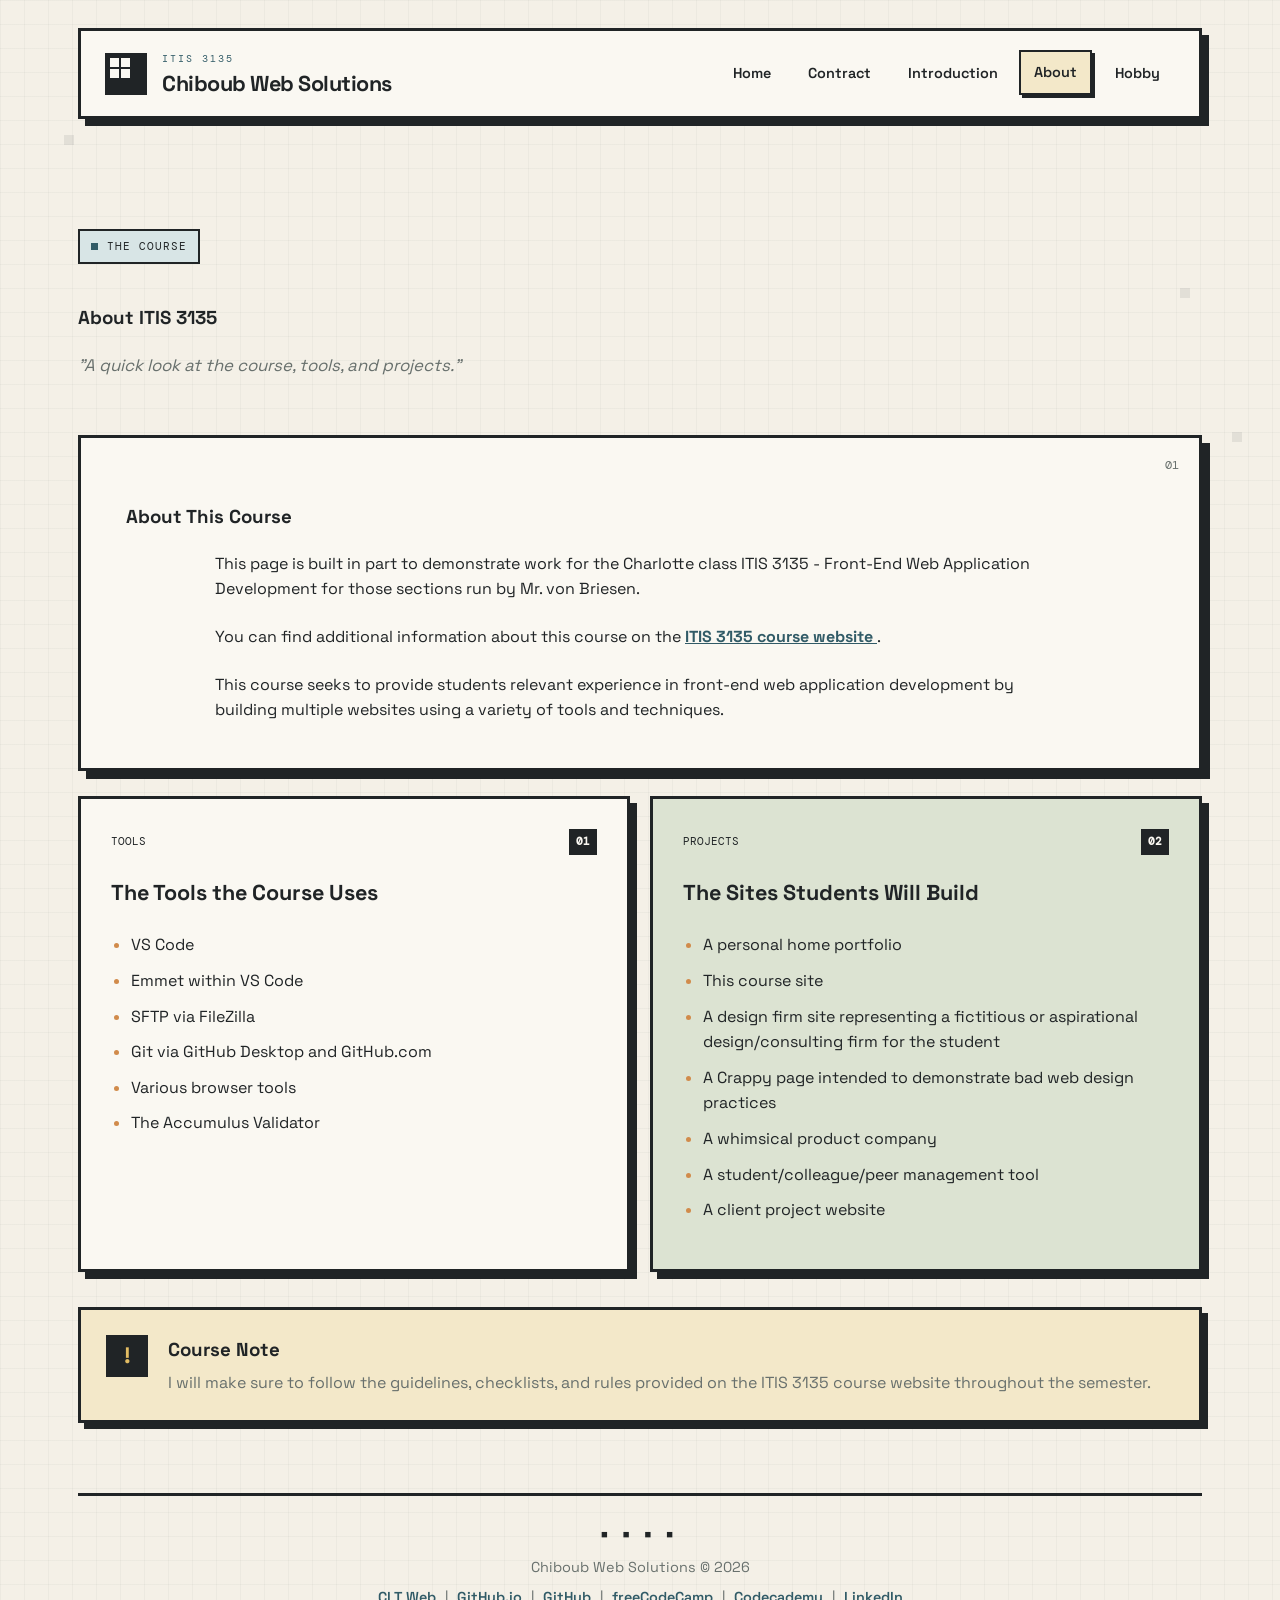
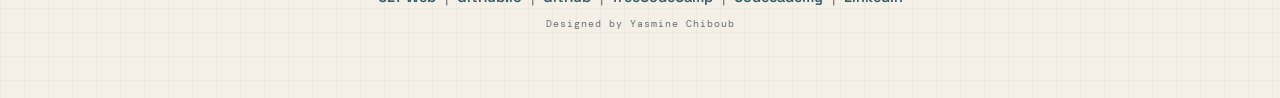
<file: itis3135/about.html>
<!DOCTYPE html>
<html lang="en">
<head>
    <meta charset="UTF-8">
    <meta name="viewport" content="width=device-width, initial-scale=1.0">

    <title>Chiboub Web Solutions | About</title>

    <link rel="icon" href="images/favicon.svg" type="image/svg+xml">
    <link rel="stylesheet" href="styles/default.css">
<script src="https://lint.page/accumulus.js"></script>
    <script src="https://lint.page/kit/4c1e4d.js" crossorigin="anonymous"></script>
</head>

<body>

    <!-- Pixel background decoration -->
    <div class="pixel-background">
        <span></span>
        <span></span>
        <span></span>
        <span></span>
        <span></span>
    </div>

    <header class="site-header">

        <h1 class="site-title">Yasmine's Pixel | ITIS 3135</h1>

        <div class="brand">

            <div class="pixel-logo" aria-hidden="true">
                <span></span>
                <span></span>
                <span></span>
                <span></span>
            </div>

            <div>
                <p class="eyebrow">ITIS 3135</p>
                <p class="brand-name">Chiboub Web Solutions</p>
            </div>

        </div>

        <button class="menu-button" id="menuButton" aria-label="Open navigation">
            ☰
        </button>

        <nav id="mainNav">
            <a href="index.html">Home</a>
            <a href="contract.html">Contract</a>
            <a href="introduction.html">Introduction</a>
            <a class="active" href="about.html">About</a>
            <a href="hobby/index.html">Hobby</a>        </nav>

    </header>

    <p class="site-tagline">
        <em>"Building things one pixel at a time."</em>
    </p>

    <main>

        <h2 class="page-title">About</h2>

        <section class="page-hero">

            <div class="pixel-label">
                <span class="dot"></span>
                THE COURSE
            </div>

            <h3>About ITIS 3135</h3>

            <p>
                <em>"A quick look at the course, tools, and projects."</em>
            </p>

        </section>


        <section class="content-panel">

            <div class="section-number">01</div>

            <h3>About This Course</h3>

            <p>
                This page is built in part to demonstrate work for the Charlotte
                class ITIS 3135 - Front-End Web Application Development for those
                sections run by Mr. von Briesen.
            </p>

            <p>
                You can find additional information about this course on the
                <a href="https://divonbriesen.github.io/teaching/itis3135/">
                    ITIS 3135 course website
                </a>.
            </p>

            <p>
                This course seeks to provide students relevant experience in
                front-end web application development by building multiple
                websites using a variety of tools and techniques.
            </p>

        </section>


        <section class="about-grid">

            <article class="about-card">

                <div class="card-top">
                    <span>TOOLS</span>
                    <b>01</b>
                </div>

                <h3>The Tools the Course Uses</h3>

                <ul>
                    <li>VS Code</li>
                    <li>Emmet within VS Code</li>
                    <li>SFTP via FileZilla</li>
                    <li>Git via GitHub Desktop and GitHub.com</li>
                    <li>Various browser tools</li>
                    <li>The Accumulus Validator</li>
                </ul>

            </article>


            <article class="about-card">

                <div class="card-top">
                    <span>PROJECTS</span>
                    <b>02</b>
                </div>

                <h3>The Sites Students Will Build</h3>

                <ul>
                    <li>A personal home portfolio</li>
                    <li>This course site</li>
                    <li>
                        A design firm site representing a fictitious or
                        aspirational design/consulting firm for the student
                    </li>
                    <li>
                        A Crappy page intended to demonstrate bad web design
                        practices
                    </li>
                    <li>A whimsical product company</li>
                    <li>A student/colleague/peer management tool</li>
                    <li>A client project website</li>
                </ul>

            </article>

        </section>


        <section class="course-note">

            <div class="note-icon">!</div>

            <div>
                <h3>Course Note</h3>

                <p>
                    I will make sure to follow the guidelines, checklists, and
                    rules provided on the ITIS 3135 course website throughout
                    the semester.
                </p>
            </div>

        </section>

    </main>


    <footer class="site-footer">

        <div class="footer-pixel">
            ■ ■ ■ ■
        </div>

        <p>Chiboub Web Solutions © 2026</p>

        <div class="footer-links">

            <a href="https://webpages.charlotte.edu/ychiboub/">
                CLT Web
            </a>

            <span>|</span>

            <a href="https://yasminemya.github.io/resumeWeb/">
                GitHub.io
            </a>

            <span>|</span>

            <a href="https://github.com/yasminemya">
                GitHub
            </a>

            <span>|</span>

            <a href="https://www.freecodecamp.org/yasminemya">
                freeCodeCamp
            </a>

            <span>|</span>

            <a href="https://www.codecademy.com/profiles/yasminemya">
                Codecademy
            </a>

            <span>|</span>

            <a href="https://www.linkedin.com/in/yasmine-chiboub/">
                LinkedIn
            </a>

        </div>

        <p class="footer-small">
            Designed by Yasmine Chiboub
        </p>

    </footer>


    <script src="scripts/script.js"></script>

    <!-- Standards checker must be the last item in body -->
    <script
        src="https://divonbriesen.github.io/teaching/tools/standards-check.js"
        defer>
    </script>

</body>
</html>
</file>
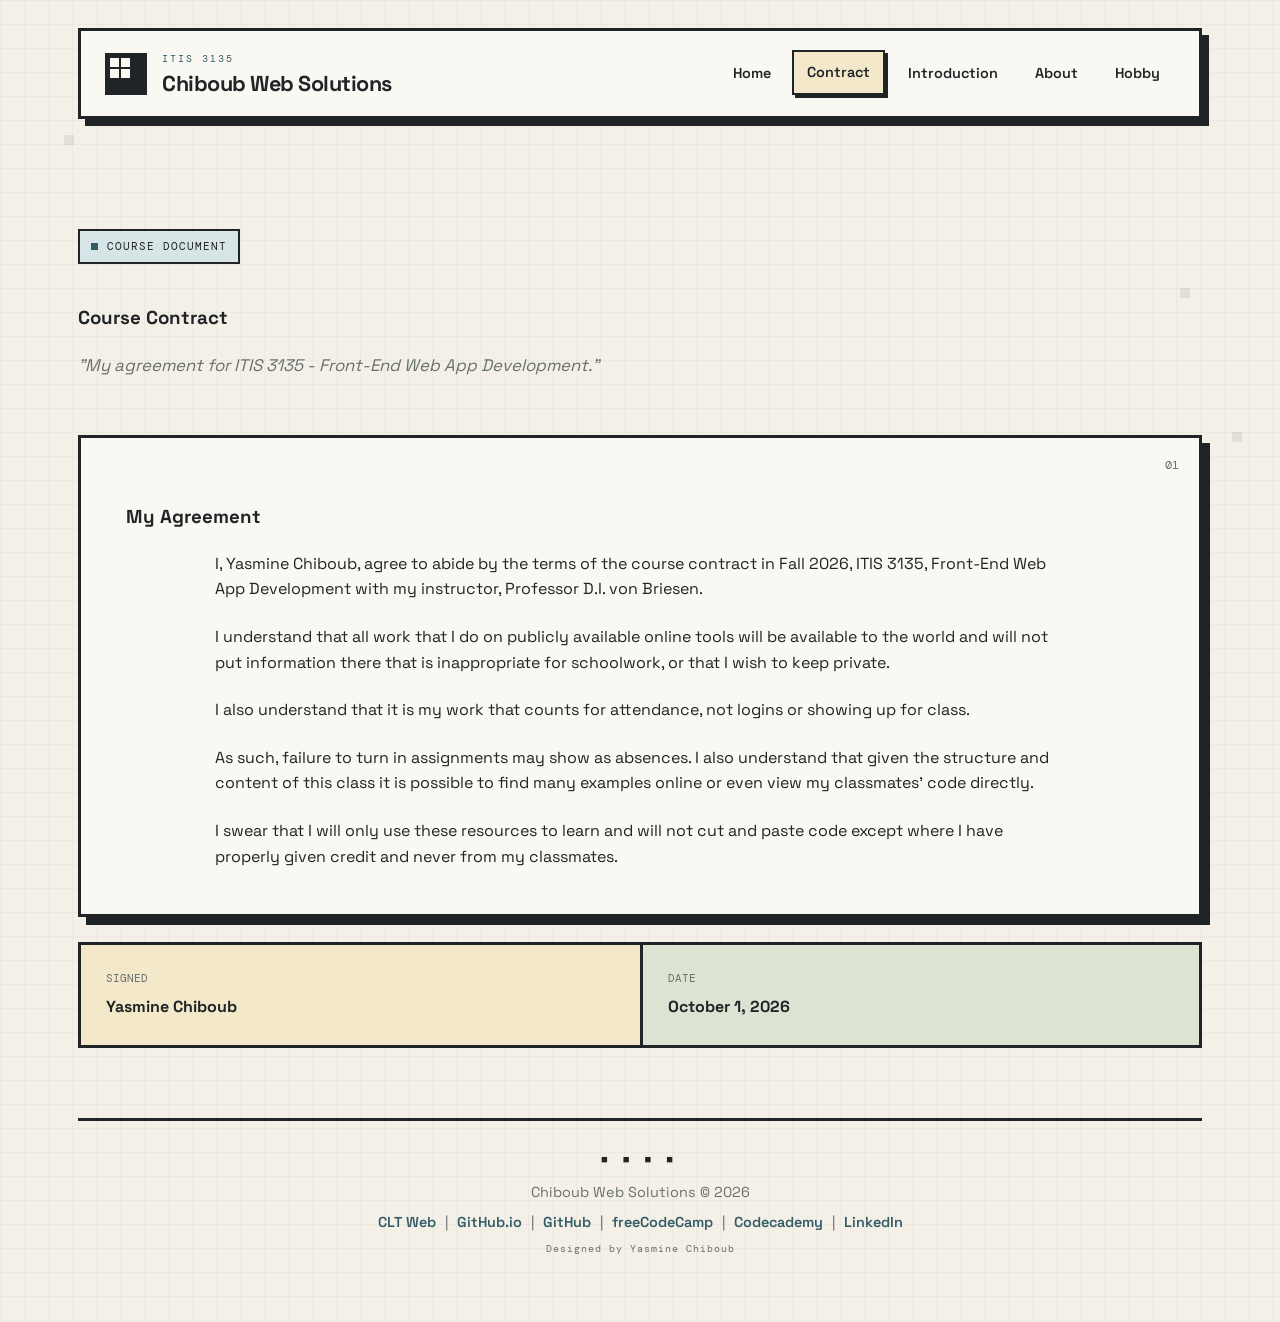
<file: itis3135/contract.html>
<!DOCTYPE html>
<html lang="en">
<head>
    <meta charset="UTF-8">
    <meta name="viewport" content="width=device-width, initial-scale=1.0">

    <title>Chiboub Web Solutions | Contract</title>

    <link rel="icon" href="images/favicon.svg" type="image/svg+xml">
    <link rel="stylesheet" href="styles/default.css">
<script src="https://lint.page/accumulus.js"></script>
    <script src="https://lint.page/kit/4c1e4d.js" crossorigin="anonymous"></script>
</head>

<body>

    <!-- Pixel background decoration -->
    <div class="pixel-background">
        <span></span>
        <span></span>
        <span></span>
        <span></span>
        <span></span>
    </div>

    <header class="site-header">

        <h1 class="site-title">Yasmine's Pixel | ITIS 3135</h1>

        <div class="brand">

            <div class="pixel-logo" aria-hidden="true">
                <span></span>
                <span></span>
                <span></span>
                <span></span>
            </div>

            <div>
                <p class="eyebrow">ITIS 3135</p>
                <p class="brand-name">Chiboub Web Solutions</p>
            </div>

        </div>

        <button class="menu-button" id="menuButton" aria-label="Open navigation">
            ☰
        </button>

        <nav id="mainNav">
            <a href="index.html">Home</a>
            <a class="active" href="contract.html">Contract</a>
            <a href="introduction.html">Introduction</a>
            <a href="about.html">About</a>
<a href="hobby/index.html">Hobby</a>        </nav>

    </header>

    <p class="site-tagline">
        <em>"Building things one pixel at a time."</em>
    </p>

    <main>

        <h2 class="page-title">Course Contract</h2>

        <section class="page-hero">

            <div class="pixel-label">
                <span class="dot"></span>
                COURSE DOCUMENT
            </div>

            <h3>Course Contract</h3>

            <p>
                <em>"My agreement for ITIS 3135 - Front-End Web App Development."</em>
            </p>

        </section>


        <section class="content-panel">

            <div class="section-number">01</div>

            <h3>My Agreement</h3>

            <p>
                I, Yasmine Chiboub, agree to abide by the terms of the course
                contract in Fall 2026, ITIS 3135, Front-End Web App Development
                with my instructor, Professor D.I. von Briesen.
            </p>

            <p>
                I understand that all work that I do on publicly available online
                tools will be available to the world and will not put information
                there that is inappropriate for schoolwork, or that I wish to keep
                private.
            </p>

            <p>
                I also understand that it is my work that counts for attendance,
                not logins or showing up for class.
            </p>

            <p>
                As such, failure to turn in assignments may show as absences.
                I also understand that given the structure and content of this
                class it is possible to find many examples online or even view
                my classmates' code directly.
            </p>

            <p>
                I swear that I will only use these resources to learn and will
                not cut and paste code except where I have properly given credit
                and never from my classmates.
            </p>

        </section>


        <section class="signature-box">

            <div>
                <span>Signed</span>
                <strong>Yasmine Chiboub</strong>
            </div>

            <div>
                <span>Date</span>
                <strong>October 1, 2026</strong>
            </div>

        </section>

    </main>


    <footer class="site-footer">

        <div class="footer-pixel">
            ■ ■ ■ ■
        </div>

        <p>Chiboub Web Solutions © 2026</p>

        <div class="footer-links">

            <a href="https://webpages.charlotte.edu/ychiboub/">
                CLT Web
            </a>

            <span>|</span>

            <a href="https://yasminemya.github.io/resumeWeb/">
                GitHub.io
            </a>

            <span>|</span>

            <a href="https://github.com/yasminemya">
                GitHub
            </a>

            <span>|</span>

            <a href="https://www.freecodecamp.org/yasminemya">
                freeCodeCamp
            </a>

            <span>|</span>

            <a href="https://www.codecademy.com/profiles/yasminemya">
                Codecademy
            </a>

            <span>|</span>

            <a href="https://www.linkedin.com/in/yasmine-chiboub/">
                LinkedIn
            </a>

        </div>

        <p class="footer-small">
            Designed by Yasmine Chiboub
        </p>

    </footer>


    <script src="scripts/script.js"></script>

    <!-- Standards checker must be the last item in body -->
    <script
        src="https://divonbriesen.github.io/teaching/tools/standards-check.js"
        defer>
    </script>

</body>
</html>
</file>
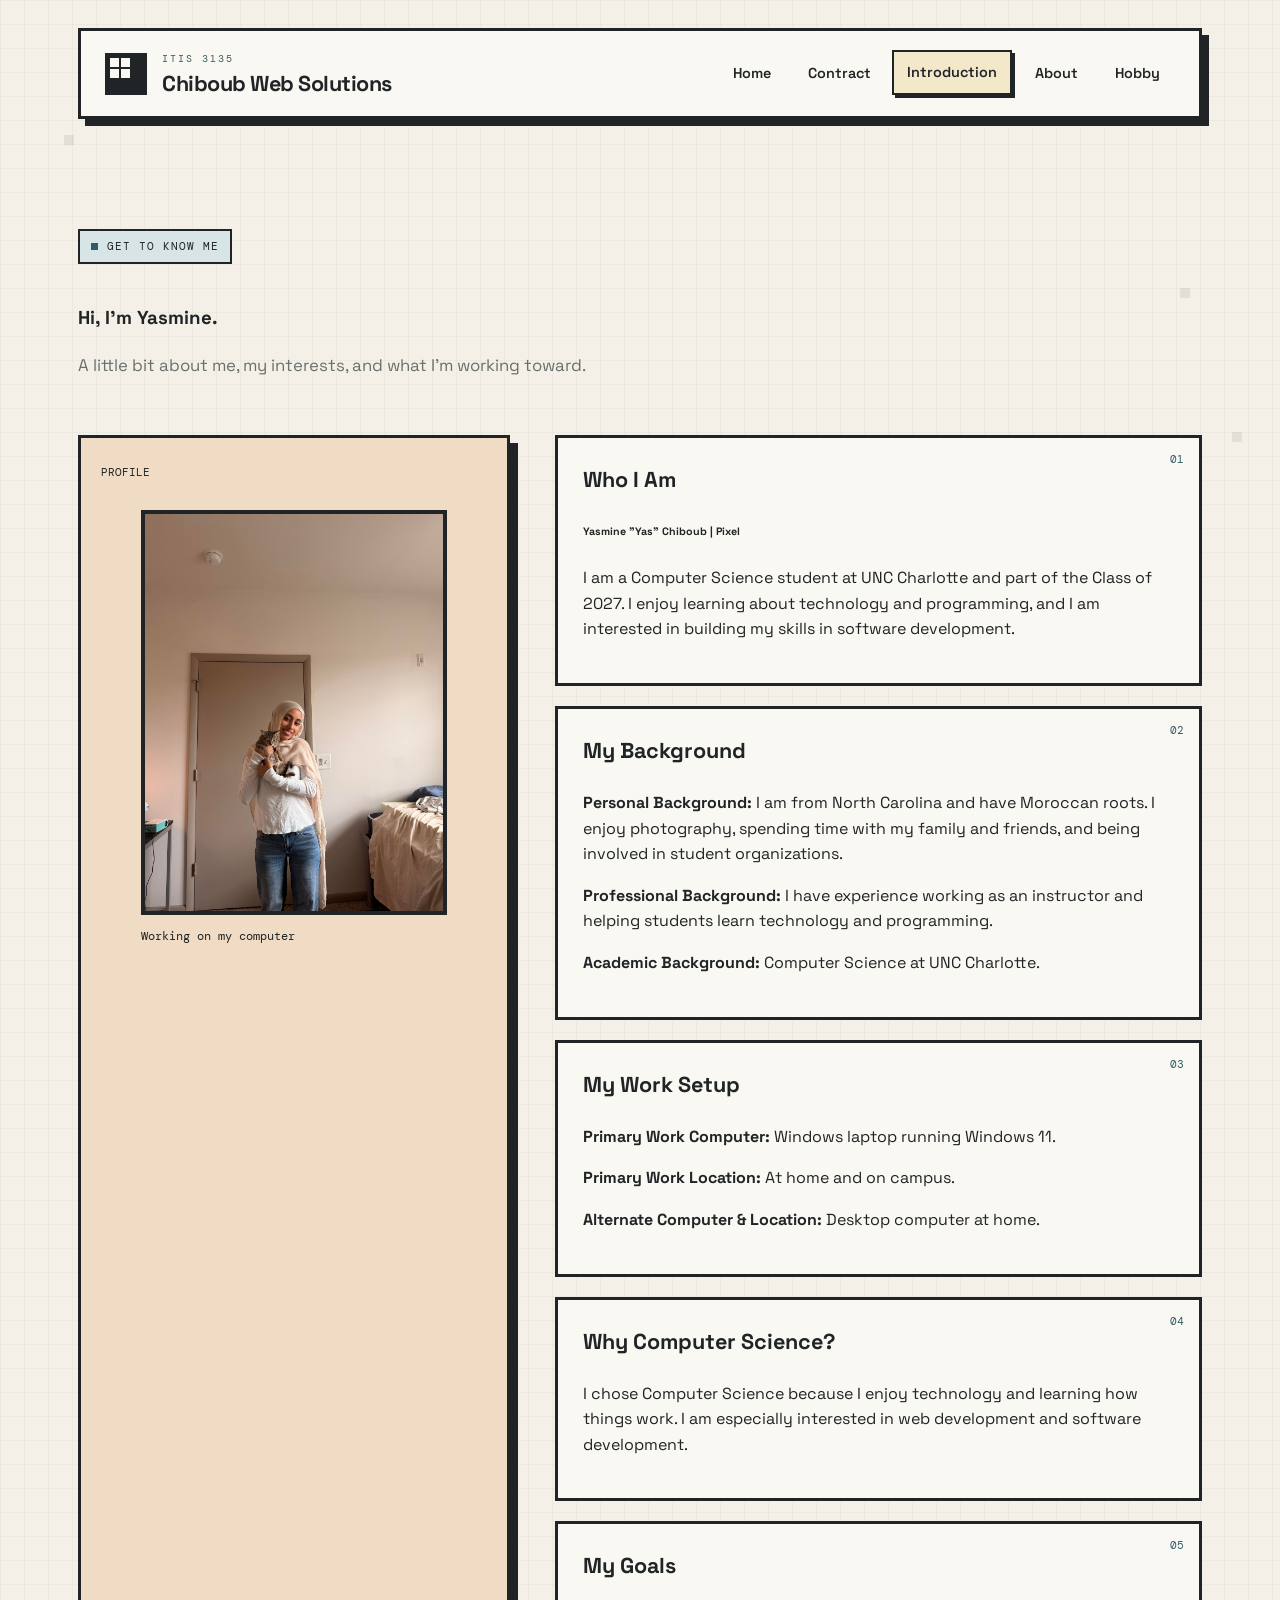
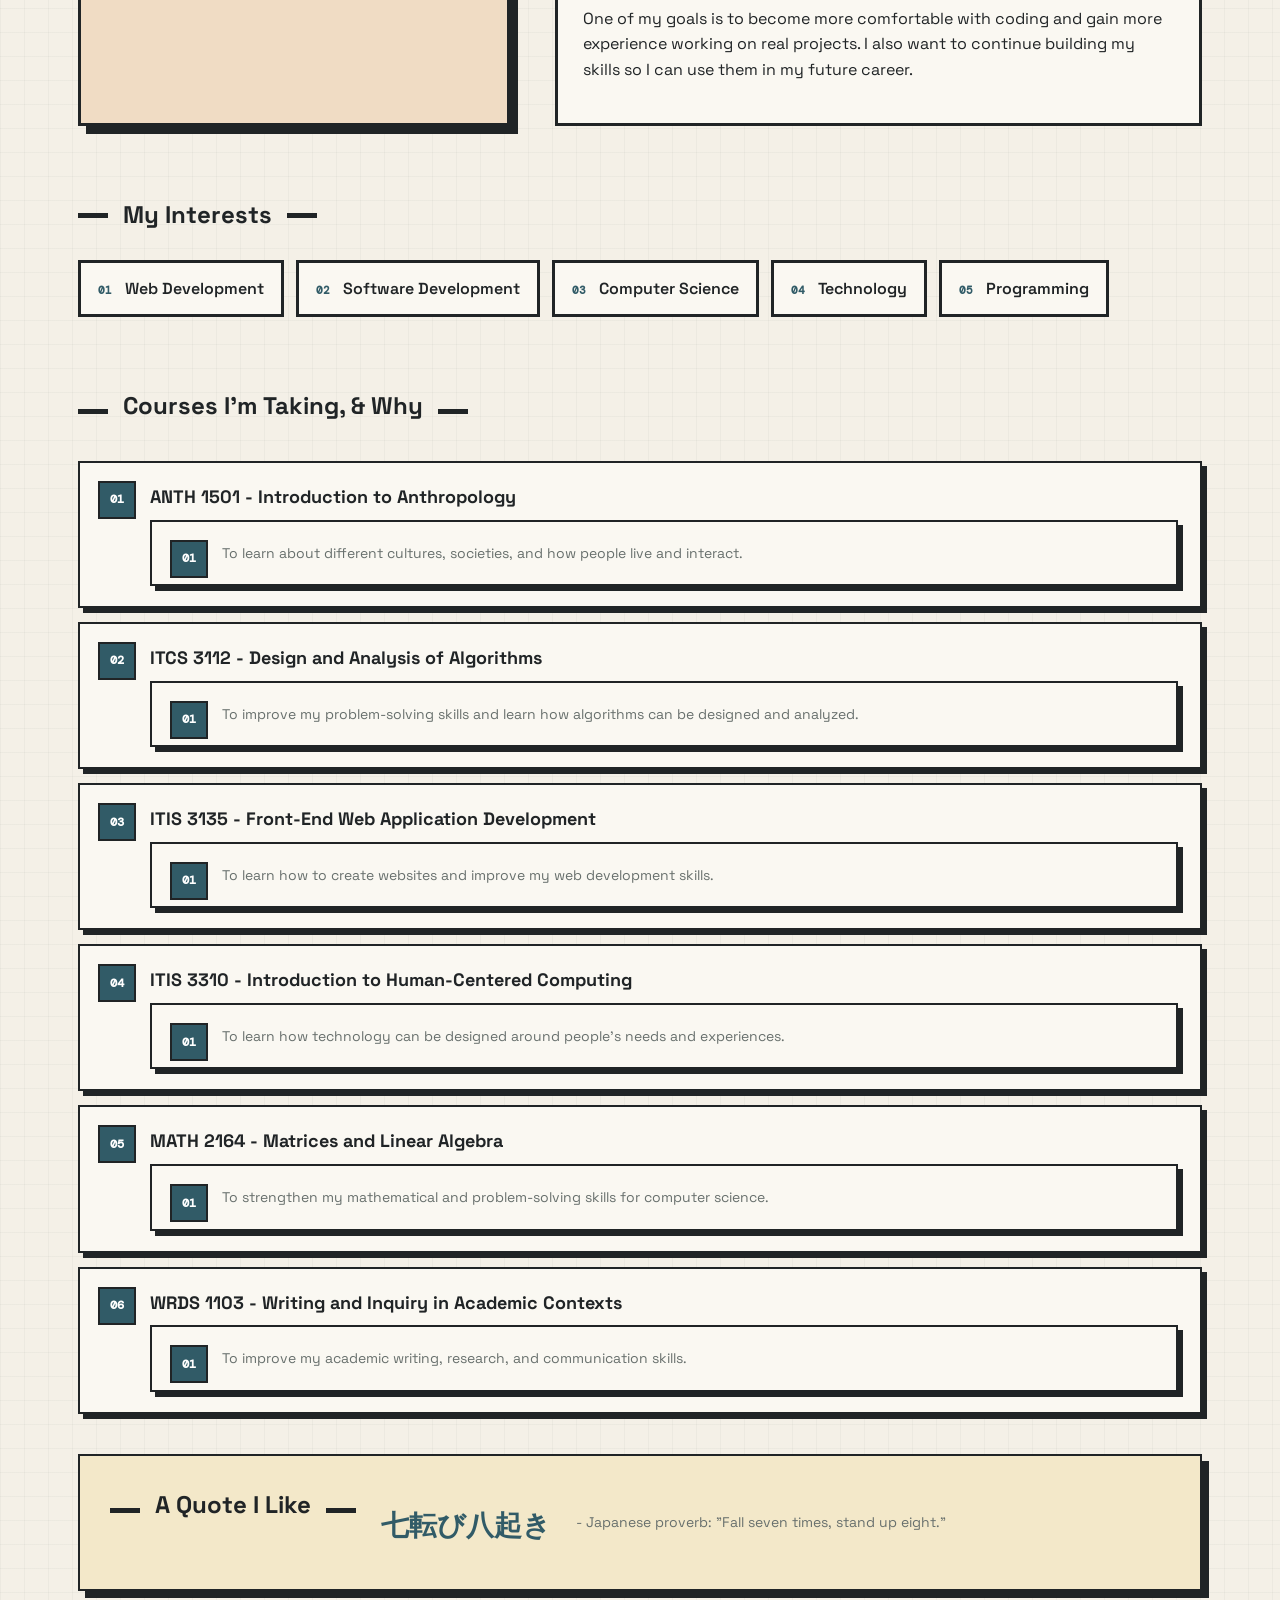
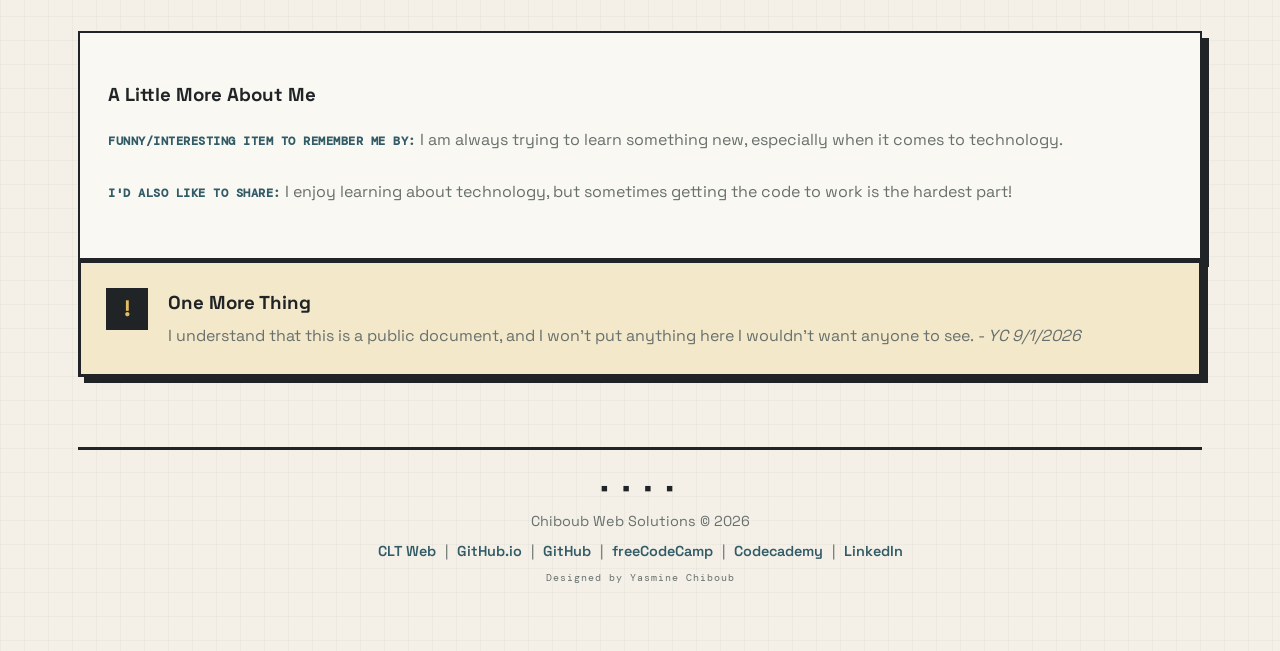
<file: itis3135/introduction.html>
<!DOCTYPE html>
<html lang="en">
<head>
    <meta charset="UTF-8">
    <meta name="viewport" content="width=device-width, initial-scale=1.0">

    <title>Chiboub Web Solutions | Introduction</title>

    <link rel="icon" href="images/favicon.svg" type="image/svg+xml">
    <link rel="stylesheet" href="styles/default.css">
<script src="https://lint.page/accumulus.js"></script>
    <script src="https://lint.page/kit/4c1e4d.js" crossorigin="anonymous"></script>
</head>

<body>

    <!-- Pixel background decoration -->
    <div class="pixel-background">
        <span></span>
        <span></span>
        <span></span>
        <span></span>
        <span></span>
    </div>

    <header class="site-header">

        <h1 class="site-title">Yasmine's Pixel | ITIS 3135</h1>

        <div class="brand">

            <div class="pixel-logo" aria-hidden="true">
                <span></span>
                <span></span>
                <span></span>
                <span></span>
            </div>

            <div>
                <p class="eyebrow">ITIS 3135</p>
                <p class="brand-name">Chiboub Web Solutions</p>
            </div>

        </div>

        <button class="menu-button" id="menuButton" aria-label="Open navigation">
            ☰
        </button>

        <nav id="mainNav">
            <a href="index.html">Home</a>
            <a href="contract.html">Contract</a>
            <a class="active" href="introduction.html">Introduction</a>
            <a href="about.html">About</a>
<a href="hobby/index.html">Hobby</a>        </nav>

    </header>

    <p class="site-tagline">
        <em>"Building things one pixel at a time."</em>
    </p>

    <main>

        <h2 class="page-title">Introduction</h2>

        <section class="page-hero">

            <div class="pixel-label">
                <span class="dot"></span>
                GET TO KNOW ME
            </div>

            <h3>Hi, I'm Yasmine.</h3>

            <p>
                A little bit about me, my interests, and what I'm working toward.
            </p>

        </section>


        <section class="profile-layout">

            <div class="profile-image-card">

                <div class="image-label">
                    PROFILE
                </div>

                <figure>
                    <img
                        src="images/yasminewithcat.jpg"
                        alt="Photo of Yasmine Chiboub with her cat">

                    <figcaption class="pixel-caption">
                        Working on my computer
                    </figcaption>
                </figure>

            </div>


            <div class="profile-content">

                <div class="content-block">

                    <span class="mini-number">01</span>

                    <h3>Who I Am</h3>

                    <h6 class="display-name">
                        Yasmine "Yas" Chiboub | Pixel
                    </h6>

                    <p>
                        I am a Computer Science student at UNC Charlotte and
                        part of the Class of 2027. I enjoy learning about
                        technology and programming, and I am interested in
                        building my skills in software development.
                    </p>

                </div>


                <div class="content-block">

                    <span class="mini-number">02</span>

                    <h3>My Background</h3>

                    <p>
                        <strong>Personal Background:</strong>
                        I am from North Carolina and have Moroccan roots. I enjoy
                        photography, spending time with my family and friends,
                        and being involved in student organizations.
                    </p>

                    <p>
                        <strong>Professional Background:</strong>
                        I have experience working as an instructor and helping
                        students learn technology and programming.
                    </p>

                    <p>
                        <strong>Academic Background:</strong>
                        Computer Science at UNC Charlotte.
                    </p>

                </div>


                <div class="content-block">

                    <span class="mini-number">03</span>

                    <h3>My Work Setup</h3>

                    <p>
                        <strong>Primary Work Computer:</strong>
                        Windows laptop running Windows 11.
                    </p>

                    <p>
                        <strong>Primary Work Location:</strong>
                        At home and on campus.
                    </p>

                    <p>
                        <strong>Alternate Computer &amp; Location:</strong>
                        Desktop computer at home.
                    </p>

                </div>


                <div class="content-block">

                    <span class="mini-number">04</span>

                    <h3>Why Computer Science?</h3>

                    <p>
                        I chose Computer Science because I enjoy technology
                        and learning how things work. I am especially interested
                        in web development and software development.
                    </p>

                </div>


                <div class="content-block">

                    <span class="mini-number">05</span>

                    <h3>My Goals</h3>

                    <p>
                        One of my goals is to become more comfortable with coding
                        and gain more experience working on real projects. I also
                        want to continue building my skills so I can use them in
                        my future career.
                    </p>

                </div>

            </div>

        </section>


        <section class="interest-section">

            <div class="section-heading">
                <span class="pixel-line"></span>
                <h3>My Interests</h3>
                <span class="pixel-line"></span>
            </div>

            <div class="interest-grid">

                <div class="interest-item">
                    <span>01</span>
                    Web Development
                </div>

                <div class="interest-item">
                    <span>02</span>
                    Software Development
                </div>

                <div class="interest-item">
                    <span>03</span>
                    Computer Science
                </div>

                <div class="interest-item">
                    <span>04</span>
                    Technology
                </div>

                <div class="interest-item">
                    <span>05</span>
                    Programming
                </div>

            </div>

        </section>


        <section class="course-section">

            <div class="section-heading">
                <span class="pixel-line"></span>
                <h3>Courses I'm Taking, &amp; Why</h3>
                <span class="pixel-line"></span>
            </div>

            <ol>

                <li>
                    <strong>ANTH 1501 - Introduction to Anthropology</strong>
                    <ol>
                        <li>
                            To learn about different cultures, societies,
                            and how people live and interact.
                        </li>
                    </ol>
                </li>

                <li>
                    <strong>ITCS 3112 - Design and Analysis of Algorithms</strong>
                    <ol>
                        <li>
                            To improve my problem-solving skills and learn
                            how algorithms can be designed and analyzed.
                        </li>
                    </ol>
                </li>

                <li>
                    <strong>ITIS 3135 - Front-End Web Application Development</strong>
                    <ol>
                        <li>
                            To learn how to create websites and improve
                            my web development skills.
                        </li>
                    </ol>
                </li>

                <li>
                    <strong>ITIS 3310 - Introduction to Human-Centered Computing</strong>
                    <ol>
                        <li>
                            To learn how technology can be designed around
                            people's needs and experiences.
                        </li>
                    </ol>
                </li>

                <li>
                    <strong>MATH 2164 - Matrices and Linear Algebra</strong>
                    <ol>
                        <li>
                            To strengthen my mathematical and problem-solving
                            skills for computer science.
                        </li>
                    </ol>
                </li>

                <li>
                    <strong>WRDS 1103 - Writing and Inquiry in Academic Contexts</strong>
                    <ol>
                        <li>
                            To improve my academic writing, research, and
                            communication skills.
                        </li>
                    </ol>
                </li>

            </ol>

        </section>


        <section class="quote-section">

            <div class="section-heading">
                <span class="pixel-line"></span>
                <h3>A Quote I Like</h3>
                <span class="pixel-line"></span>
            </div>

            <blockquote title="Fall seven times, stand up eight.">
                七転び八起き
            </blockquote>

            <p class="quote-translation">
                - Japanese proverb: "Fall seven times, stand up eight."
            </p>

        </section>


        <section class="fun-section">

            <h3>A Little More About Me</h3>

            <p>
                <strong>Funny/Interesting Item to Remember Me by:</strong>
                I am always trying to learn something new, especially when it
                comes to technology.
            </p>

            <p>
                <strong>I'd Also Like to Share:</strong>
                I enjoy learning about technology, but sometimes getting the
                code to work is the hardest part!
            </p>

        </section>


        <section class="course-note">

            <div class="note-icon">!</div>

            <div>
                <h3>One More Thing</h3>

                <p>
                    I understand that this is a public document, and I won't
                    put anything here I wouldn't want anyone to see.
                    <em>- YC 9/1/2026</em>
                </p>
            </div>

        </section>

    </main>


    <footer class="site-footer">

        <div class="footer-pixel">
            ■ ■ ■ ■
        </div>

        <p>Chiboub Web Solutions © 2026</p>

        <div class="footer-links">

            <a href="https://webpages.charlotte.edu/ychiboub/">
                CLT Web
            </a>

            <span>|</span>

            <a href="https://yasminemya.github.io/resumeWeb/">
                GitHub.io
            </a>

            <span>|</span>

            <a href="https://github.com/yasminemya">
                GitHub
            </a>

            <span>|</span>

            <a href="https://www.freecodecamp.org/yasminemya">
                freeCodeCamp
            </a>

            <span>|</span>

            <a href="https://www.codecademy.com/profiles/yasminemya">
                Codecademy
            </a>

            <span>|</span>

            <a href="https://www.linkedin.com/in/yasmine-chiboub/">
                LinkedIn
            </a>

        </div>

        <p class="footer-small">
            Designed by Yasmine Chiboub
        </p>

    </footer>


    <script src="scripts/script.js"></script>

    <!-- Standards checker must be the last item in body -->
    <script
        src="https://divonbriesen.github.io/teaching/tools/standards-check.js"
        defer>
    </script>

</body>
</html>
</file>
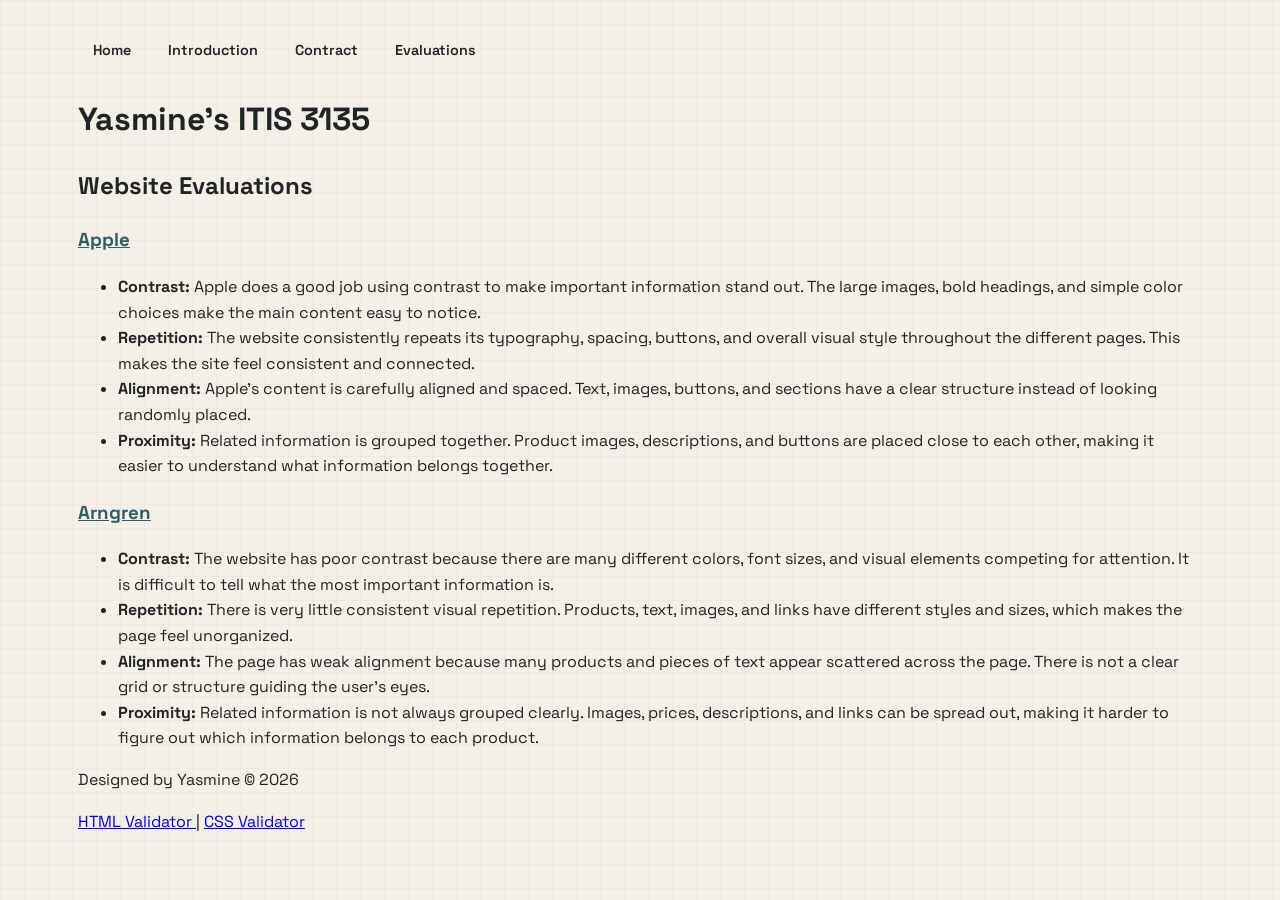
<file: itis3135/website_evaluations.html>
<!DOCTYPE html>
<html lang="en">
<head>
    <meta charset="UTF-8">
    <meta name="viewport" content="width=device-width, initial-scale=1.0">
    <title>Website Evaluations | ITIS 3135</title>
    <link rel="stylesheet" href="styles/default.css">

    <!-- Accumulus -->
    <script src="https://lint.page/accumulus.js"></script>
</head>

<body>
    <header>
        <nav>
            <a href="index.html">Home</a>
            <a href="introduction.html">Introduction</a>
            <a href="contract.html">Contract</a>
            <a href="website_evaluations.html">Evaluations</a>
        </nav>

        <h1>Yasmine's ITIS 3135</h1>
    </header>

    <main>
        <h2>Website Evaluations</h2>

        <section>
            <h3>
                <a href="https://www.apple.com/" target="_blank" rel="noopener noreferrer">
                    Apple
                </a>
            </h3>

            <ul>
                <li>
                    <strong>Contrast:</strong>
                    Apple does a good job using contrast to make important information stand out.
                    The large images, bold headings, and simple color choices make the main
                    content easy to notice.
                </li>

                <li>
                    <strong>Repetition:</strong>
                    The website consistently repeats its typography, spacing, buttons, and
                    overall visual style throughout the different pages. This makes the site
                    feel consistent and connected.
                </li>

                <li>
                    <strong>Alignment:</strong>
                    Apple's content is carefully aligned and spaced. Text, images, buttons,
                    and sections have a clear structure instead of looking randomly placed.
                </li>

                <li>
                    <strong>Proximity:</strong>
                    Related information is grouped together. Product images, descriptions,
                    and buttons are placed close to each other, making it easier to understand
                    what information belongs together.
                </li>
            </ul>
        </section>

        <section>
            <h3>
                <a href="https://arngren.net/" target="_blank" rel="noopener noreferrer">
                    Arngren
                </a>
            </h3>

            <ul>
                <li>
                    <strong>Contrast:</strong>
                    The website has poor contrast because there are many different colors,
                    font sizes, and visual elements competing for attention. It is difficult
                    to tell what the most important information is.
                </li>

                <li>
                    <strong>Repetition:</strong>
                    There is very little consistent visual repetition. Products, text,
                    images, and links have different styles and sizes, which makes the page
                    feel unorganized.
                </li>

                <li>
                    <strong>Alignment:</strong>
                    The page has weak alignment because many products and pieces of text
                    appear scattered across the page. There is not a clear grid or structure
                    guiding the user's eyes.
                </li>

                <li>
                    <strong>Proximity:</strong>
                    Related information is not always grouped clearly. Images, prices,
                    descriptions, and links can be spread out, making it harder to figure
                    out which information belongs to each product.
                </li>
            </ul>
        </section>
    </main>

    <footer>
        <p>
            Designed by Yasmine &copy; 2026
        </p>

        <p>
            <a href="https://validator.w3.org/" target="_blank" rel="noopener noreferrer">
                HTML Validator
            </a>
            |
            <a href="https://jigsaw.w3.org/css-validator/" target="_blank" rel="noopener noreferrer">
                CSS Validator
            </a>
        </p>
    </footer>

    <!-- Vicunadator -->
    <script src="https://lint.page/vicunadator.js"></script>
</body>
</html>
</file>
<file: itis3135/styles/default.css>
/*
    Chiboub Web Solutions
    ITIS 3135 Pixel UI Theme
*/

@import url('https://fonts.googleapis.com/css2?family=DM+Mono:wght@400;500&family=Space+Grotesk:wght@400;500;600;700&display=swap');


/* =========================
   VARIABLES
========================= */

:root {
    --paper: #f4f0e7;
    --paper-light: #faf8f2;
    --ink: #202426;
    --muted: #68706d;

    --blue: #315b67;
    --blue-light: #d8e5e6;

    --green: #687c55;
    --green-light: #dce3d2;

    --orange: #d18b4b;
    --orange-light: #f0dcc4;

    --yellow: #e3bd63;
    --yellow-light: #f3e8c9;

    --line: #202426;

    --shadow: 7px 7px 0 var(--ink);

    --pixel-font: "DM Mono", monospace;
    --main-font: "Space Grotesk", Arial, sans-serif;
}


/* =========================
   RESET
========================= */

* {
    box-sizing: border-box;
}

html {
    scroll-behavior: smooth;
}

body {
    margin: 0 auto;
    max-width: 1180px;
    min-height: 100vh;
    padding: 28px;

    background:
        linear-gradient(
            90deg,
            rgba(32, 36, 38, 0.035) 1px,
            transparent 1px
        ),
        linear-gradient(
            rgba(32, 36, 38, 0.035) 1px,
            transparent 1px
        ),
        var(--paper);

    background-size: 24px 24px;

    color: var(--ink);
    font-family: var(--main-font);
    line-height: 1.6;
}


/* =========================
   BACKGROUND PIXELS
========================= */

.pixel-background span {
    position: fixed;
    z-index: -1;

    width: 10px;
    height: 10px;

    background-color: var(--ink);

    opacity: 0.08;
}

.pixel-background span:nth-child(1) {
    top: 15%;
    left: 5%;
}

.pixel-background span:nth-child(2) {
    top: 32%;
    right: 7%;
}

.pixel-background span:nth-child(3) {
    top: 72%;
    left: 8%;
}

.pixel-background span:nth-child(4) {
    top: 82%;
    right: 12%;
}

.pixel-background span:nth-child(5) {
    top: 48%;
    right: 3%;
}


/* =========================
   HEADER
========================= */

.site-header {
    position: relative;

    display: flex;
    align-items: center;
    justify-content: space-between;

    gap: 30px;

    padding: 20px 24px;

    background-color: var(--paper-light);

    border: 3px solid var(--line);

    box-shadow: var(--shadow);

    margin-bottom: 55px;
}


.brand {
    display: flex;
    align-items: center;
    gap: 15px;
}


.brand h1 {
    margin: 0;

    font-size: 1.35rem;
    line-height: 1.1;

    letter-spacing: -0.5px;
}


.eyebrow {
    margin: 0 0 4px;

    font-family: var(--pixel-font);
    font-size: 0.65rem;

    letter-spacing: 2px;

    color: var(--blue);
}


/* =========================
   PIXEL LOGO
========================= */

.pixel-logo {
    display: grid;

    grid-template-columns: repeat(4, 9px);
    grid-template-rows: repeat(4, 9px);

    gap: 2px;

    width: 42px;
    height: 42px;

    padding: 3px;

    background-color: var(--ink);

    border: 2px solid var(--ink);
}


.pixel-logo span {
    background-color: var(--paper-light);
}


.pixel-logo span:nth-child(1) {
    grid-column: 1;
    grid-row: 1;
}

.pixel-logo span:nth-child(2) {
    grid-column: 2;
    grid-row: 1;
}

.pixel-logo span:nth-child(3) {
    grid-column: 1;
    grid-row: 2;
}

.pixel-logo span:nth-child(4) {
    grid-column: 2;
    grid-row: 2;
}


/* =========================
   NAVIGATION
========================= */

nav {
    display: flex;
    align-items: center;
    gap: 7px;
}


nav a {
    position: relative;

    padding: 9px 13px;

    color: var(--ink);

    text-decoration: none;

    font-size: 0.9rem;
    font-weight: 600;

    border: 2px solid transparent;
}


nav a:hover,
nav a.active {
    background-color: var(--yellow-light);

    border: 2px solid var(--ink);

    box-shadow: 3px 3px 0 var(--ink);

    transform: translate(-1px, -1px);
}


nav a:active {
    transform: translate(2px, 2px);
    box-shadow: 1px 1px 0 var(--ink);
}


/* =========================
   MOBILE MENU
========================= */

.menu-button {
    display: none;

    background-color: var(--yellow);

    border: 3px solid var(--ink);

    padding: 7px 11px;

    font-size: 1.2rem;

    cursor: pointer;
}


/* =========================
   HERO
========================= */

.hero {
    display: grid;

    grid-template-columns: 1fr 0.9fr;

    gap: 55px;

    align-items: center;

    margin-bottom: 75px;
}


.hero-text {
    max-width: 600px;
}


.pixel-label {
    display: inline-flex;
    align-items: center;
    gap: 9px;

    padding: 7px 11px;

    margin-bottom: 20px;

    background-color: var(--blue-light);

    border: 2px solid var(--ink);

    font-family: var(--pixel-font);

    font-size: 0.68rem;

    letter-spacing: 1px;
}


.dot {
    width: 7px;
    height: 7px;

    background-color: var(--blue);

    display: inline-block;
}


.hero h2 {
    margin: 0;

    max-width: 620px;

    font-size: clamp(3rem, 6vw, 5.3rem);

    line-height: 0.98;

    letter-spacing: -4px;
}


.hero h2 span {
    color: var(--blue);
}


.hero-text > p {
    max-width: 520px;

    margin: 25px 0;

    font-size: 1.05rem;

    color: var(--muted);
}


/* =========================
   BUTTONS
========================= */

.hero-buttons {
    display: flex;
    flex-wrap: wrap;
    gap: 12px;
}


.pixel-button {
    display: inline-block;

    padding: 12px 17px;

    border: 3px solid var(--ink);

    color: var(--ink);

    text-decoration: none;

    font-weight: 700;

    transition: 0.15s;
}


.pixel-button.primary {
    background-color: var(--yellow);

    box-shadow: 5px 5px 0 var(--ink);
}


.pixel-button.secondary {
    background-color: var(--paper-light);
}


.pixel-button:hover {
    transform: translate(-2px, -2px);
}


.pixel-button:active {
    transform: translate(4px, 4px);

    box-shadow: 1px 1px 0 var(--ink);
}


/* =========================
   PIXEL SCENE
========================= */

.pixel-scene {
    position: relative;

    min-height: 420px;

    display: flex;
    align-items: center;
    justify-content: center;
}


.scene-window {
    width: 100%;
    max-width: 470px;

    border: 4px solid var(--ink);

    background-color: var(--paper-light);

    box-shadow: 12px 12px 0 var(--ink);
}


.window-bar {
    display: flex;
    gap: 7px;

    padding: 10px;

    border-bottom: 3px solid var(--ink);

    background-color: var(--yellow-light);
}


.window-bar span {
    width: 11px;
    height: 11px;

    border: 2px solid var(--ink);

    background-color: var(--paper-light);
}


.scene-screen {
    position: relative;

    height: 330px;

    overflow: hidden;

    background-color: var(--blue-light);
}


.cloud {
    position: absolute;

    width: 55px;
    height: 20px;

    background-color: var(--paper-light);

    box-shadow:
        15px -12px 0 var(--paper-light),
        30px -6px 0 var(--paper-light);
}


.cloud-one {
    top: 50px;
    left: 50px;
}


.cloud-two {
    top: 90px;
    right: 50px;
    transform: scale(0.7);
}


.sun {
    position: absolute;

    top: 32px;
    right: 55px;

    width: 45px;
    height: 45px;

    background-color: var(--yellow);

    box-shadow: 5px 5px 0 var(--ink);
}


/* =========================
   PIXEL COMPUTER
========================= */

.pixel-computer {
    position: absolute;

    bottom: 70px;
    left: 50%;

    transform: translateX(-50%);
}


.monitor {
    width: 170px;
    height: 120px;

    background-color: var(--ink);

    padding: 10px;

    border: 5px solid var(--ink);
}


.screen-code {
    height: 100%;

    padding: 13px;

    background-color: var(--green-light);
}


.screen-code i {
    display: block;

    height: 7px;

    margin-bottom: 10px;

    background-color: var(--green);
}


.screen-code i:nth-child(1) {
    width: 80%;
}

.screen-code i:nth-child(2) {
    width: 55%;
}

.screen-code i:nth-child(3) {
    width: 70%;
}


.computer-stand {
    width: 35px;
    height: 25px;

    margin: auto;

    background-color: var(--ink);
}


.keyboard {
    width: 210px;
    height: 18px;

    margin-left: -20px;

    background-color: var(--paper-light);

    border: 4px solid var(--ink);
}


/* =========================
   PIXEL CHARACTER
========================= */

.pixel-character {
    position: absolute;

    bottom: 78px;
    right: 48px;

    width: 65px;
    height: 110px;
}


.pixel-character .head {
    position: absolute;

    top: 0;
    left: 12px;

    width: 42px;
    height: 42px;

    background-color: var(--orange-light);

    border: 4px solid var(--ink);
}


.pixel-character .body {
    position: absolute;

    top: 42px;
    left: 7px;

    width: 52px;
    height: 48px;

    background-color: var(--blue);

    border: 4px solid var(--ink);
}


.pixel-character .leg {
    position: absolute;

    bottom: 0;

    width: 16px;
    height: 28px;

    background-color: var(--ink);
}


.pixel-character .leg.left {
    left: 12px;
}


.pixel-character .leg.right {
    right: 10px;
}


.floor {
    position: absolute;

    bottom: 0;
    left: 0;

    width: 100%;
    height: 45px;

    background-color: var(--green);

    border-top: 4px solid var(--ink);
}


/* =========================
   FLOATING TAGS
========================= */

.floating-tag {
    position: absolute;

    padding: 8px 11px;

    border: 3px solid var(--ink);

    font-family: var(--pixel-font);

    font-size: 0.7rem;

    box-shadow: 4px 4px 0 var(--ink);
}


.tag-one {
    top: 30px;
    left: 0;

    background-color: var(--yellow);
}


.tag-two {
    right: -10px;
    top: 160px;

    background-color: var(--green-light);
}


.tag-three {
    bottom: 15px;
    left: 25px;

    background-color: var(--orange-light);
}


/* =========================
   HOME CARDS
========================= */

.intro-cards {
    display: grid;

    grid-template-columns: repeat(3, 1fr);

    gap: 18px;

    margin-bottom: 70px;
}


.info-card {
    padding: 25px;

    background-color: var(--paper-light);

    border: 3px solid var(--ink);

    box-shadow: 6px 6px 0 var(--ink);

    transition: 0.15s;
}


.info-card:hover {
    transform: translateY(-5px);
}


.info-card.featured {
    background-color: var(--blue-light);
}


.card-icon {
    display: inline-block;

    padding: 5px 8px;

    margin-bottom: 20px;

    background-color: var(--ink);

    color: var(--paper-light);

    font-family: var(--pixel-font);

    font-size: 0.7rem;
}


.info-card h3 {
    margin: 0 0 10px;

    font-size: 1.3rem;
}


.info-card p {
    color: var(--muted);
}


.info-card a {
    color: var(--ink);

    font-weight: 700;

    text-decoration: none;
}


/* =========================
   PAGE HERO
========================= */

.page-hero {
    padding: 55px 0 40px;

    max-width: 760px;
}


.page-hero h2 {
    margin: 0 0 15px;

    font-size: clamp(3rem, 7vw, 5.5rem);

    line-height: 1;

    letter-spacing: -4px;
}


.page-hero p {
    color: var(--muted);

    font-size: 1.05rem;
}


/* =========================
   CONTENT PANEL
========================= */

.content-panel {
    position: relative;

    padding: 45px;

    margin-bottom: 25px;

    background-color: var(--paper-light);

    border: 3px solid var(--ink);

    box-shadow: 8px 8px 0 var(--ink);
}


.content-panel p {
    max-width: 850px;

    margin: 0 auto 22px;
}


.content-panel p:last-child {
    margin-bottom: 0;
}


.section-number {
    position: absolute;

    top: 18px;
    right: 20px;

    color: var(--muted);

    font-family: var(--pixel-font);

    font-size: 0.75rem;
}


/* =========================
   SIGNATURE
========================= */

.signature-box {
    display: grid;

    grid-template-columns: 1fr 1fr;

    margin-bottom: 70px;

    border: 3px solid var(--ink);
}


.signature-box div {
    padding: 25px;

    background-color: var(--yellow-light);
}


.signature-box div + div {
    border-left: 3px solid var(--ink);

    background-color: var(--green-light);
}


.signature-box span {
    display: block;

    margin-bottom: 6px;

    color: var(--muted);

    font-family: var(--pixel-font);

    font-size: 0.7rem;

    text-transform: uppercase;
}


/* =========================
   PROFILE
========================= */

.profile-layout {
    display: grid;

    grid-template-columns: 0.8fr 1.2fr;

    gap: 45px;

    margin-bottom: 70px;
}


.profile-image-card {
    position: relative;

    padding: 20px;

    background-color: var(--orange-light);

    border: 3px solid var(--ink);

    box-shadow: 8px 8px 0 var(--ink);
}


.profile-image-card img {
    display: block;

    width: 100%;
    height: auto;

    border: 4px solid var(--ink);
}


.image-label {
    display: inline-block;

    margin-bottom: 12px;

    font-family: var(--pixel-font);

    font-size: 0.7rem;
}


.pixel-caption {
    margin-top: 12px;

    font-family: var(--pixel-font);

    font-size: 0.75rem;
}


.profile-content {
    display: flex;

    flex-direction: column;

    gap: 20px;
}


.content-block {
    padding: 25px;

    background-color: var(--paper-light);

    border: 3px solid var(--ink);

    position: relative;
}


.mini-number {
    position: absolute;

    top: 13px;
    right: 15px;

    font-family: var(--pixel-font);

    font-size: 0.7rem;

    color: var(--blue);
}


.content-block h3 {
    margin-top: 0;

    font-size: 1.35rem;
}


/* =========================
   INTERESTS
========================= */

.interest-section {
    margin-bottom: 70px;
}


.section-heading {
    display: flex;
    align-items: center;
    gap: 15px;

    margin-bottom: 25px;
}


.section-heading h3 {
    margin: 0;

    font-size: 1.5rem;
}


.pixel-line {
    height: 5px;

    width: 30px;

    background-color: var(--ink);
}


.interest-grid {
    display: flex;

    flex-wrap: wrap;

    gap: 12px;
}


.interest-item {
    padding: 13px 17px;

    background-color: var(--paper-light);

    border: 3px solid var(--ink);

    font-weight: 600;
}


.interest-item span {
    margin-right: 9px;

    color: var(--blue);

    font-family: var(--pixel-font);

    font-size: 0.7rem;
}


/* =========================
   ABOUT
========================= */

.about-grid {
    display: grid;

    grid-template-columns: 1fr 1fr;

    gap: 20px;

    margin-bottom: 35px;
}


.about-card {
    padding: 30px;

    background-color: var(--paper-light);

    border: 3px solid var(--ink);

    box-shadow: 7px 7px 0 var(--ink);
}


.about-card:nth-child(2) {
    background-color: var(--green-light);
}


.card-top {
    display: flex;

    justify-content: space-between;

    align-items: center;

    margin-bottom: 20px;

    font-family: var(--pixel-font);

    font-size: 0.7rem;
}


.card-top b {
    padding: 4px 7px;

    background-color: var(--ink);

    color: var(--paper-light);
}


.about-card h3 {
    font-size: 1.35rem;
}


.about-card ul {
    padding-left: 20px;
}


.about-card li {
    margin-bottom: 10px;
}


.about-card li::marker {
    color: var(--orange);
}


/* =========================
   COURSE NOTE
========================= */

.course-note {
    display: flex;

    gap: 20px;

    padding: 25px;

    margin-bottom: 70px;

    background-color: var(--yellow-light);

    border: 3px solid var(--ink);

    box-shadow: 6px 6px 0 var(--ink);
}


.note-icon {
    display: flex;

    align-items: center;
    justify-content: center;

    flex-shrink: 0;

    width: 42px;
    height: 42px;

    background-color: var(--ink);

    color: var(--yellow);

    font-weight: bold;

    font-size: 1.4rem;
}


.course-note h3 {
    margin: 0 0 5px;
}


.course-note p {
    margin: 0;

    color: var(--muted);
}


/* =========================
   LINKS
========================= */

main a {
    color: var(--blue);

    font-weight: 700;
}


main a:hover {
    text-decoration-thickness: 3px;
}


/* =========================
   FOOTER
========================= */

.site-footer {
    margin-top: 45px;

    padding: 30px;

    text-align: center;

    border-top: 3px solid var(--ink);

    color: var(--muted);

    font-size: 0.9rem;
}


.footer-pixel {
    margin-bottom: 12px;

    color: var(--ink);

    letter-spacing: 6px;

    font-size: 0.7rem;
}


.site-footer p {
    margin: 7px 0;
}


.footer-links {
    display: flex;

    justify-content: center;

    gap: 9px;
}


.footer-links a {
    color: var(--blue);

    text-decoration: none;

    font-weight: 600;
}


.footer-small {
    font-family: var(--pixel-font);

    font-size: 0.65rem;

    letter-spacing: 1px;
}


/* =========================
   RESPONSIVE
========================= */

@media (max-width: 850px) {

    body {
        padding: 18px;
    }


    .site-header {
        align-items: flex-start;

        flex-wrap: wrap;
    }


    .menu-button {
        display: block;
    }


    nav {
        display: none;

        width: 100%;

        flex-direction: column;

        align-items: stretch;
    }


    nav.open {
        display: flex;
    }


    nav a {
        width: 100%;

        text-align: center;
    }


    .hero {
        grid-template-columns: 1fr;

        gap: 35px;
    }


    .pixel-scene {
        max-width: 600px;

        width: 100%;

        margin: auto;
    }


    .intro-cards {
        grid-template-columns: 1fr;
    }


    .profile-layout {
        grid-template-columns: 1fr;
    }


    .profile-image-card {
        max-width: 500px;
    }


    .about-grid {
        grid-template-columns: 1fr;
    }

}


@media (max-width: 600px) {

    body {
        padding: 12px;
    }


    .site-header {
        padding: 15px;
    }


    .brand h1 {
        font-size: 1.05rem;
    }


    .hero h2,
    .page-hero h2 {
        font-size: 3rem;

        letter-spacing: -2px;
    }


    .hero-buttons {
        flex-direction: column;
    }


    .pixel-button {
        text-align: center;
    }


    .scene-screen {
        height: 270px;
    }


    .scene-window {
        box-shadow: 7px 7px 0 var(--ink);
    }


    .pixel-character {
        right: 25px;
    }


    .floating-tag {
        display: none;
    }


    .content-panel {
        padding: 28px 22px;
    }


    .signature-box {
        grid-template-columns: 1fr;
    }


    .signature-box div + div {
        border-left: 0;

        border-top: 3px solid var(--ink);
    }


    .footer-links {
        flex-wrap: wrap;
    }


}

.site-title {
    position: absolute;
    width: 1px;
    height: 1px;
    overflow: hidden;
    clip: rect(0, 0, 0, 0);
    white-space: nowrap;
}

.brand-name {
    margin: 0;
    font-size: 1.35rem;
    font-weight: 700;
    line-height: 1.1;
    letter-spacing: -0.5px;
}
.site-tagline {
    position: absolute;
    width: 1px;
    height: 1px;
    overflow: hidden;
    clip: rect(0, 0, 0, 0);
}
.page-title {
    position: absolute;
    width: 1px;
    height: 1px;
    overflow: hidden;
    clip: rect(0, 0, 0, 0);
    white-space: nowrap;
}
/* ================================
   COURSES / QUOTE / ABOUT ME
   ================================ */

.course-section,
.quote-section,
.fun-section {
    margin-top: 40px;
}

/* Course section heading */
.course-section h3,
.fun-section h3,
.quote-section h3 {
    margin-bottom: 10px;
}

.course-section > p,
.fun-section > p {
    color: var(--muted);
    margin-bottom: 25px;
}

/* Course list */
.course-section ol {
    margin: 0;
    padding: 0;
    list-style: none;
    display: grid;
    gap: 14px;
    counter-reset: course;
}

/* Each course */
.course-section ol > li {
    counter-increment: course;
    position: relative;
    background: var(--paper-light);
    border: 2px solid var(--line);
    padding: 20px 22px 20px 70px;
    box-shadow: 5px 5px 0 var(--ink);
    transition: transform 0.2s ease, box-shadow 0.2s ease;
}

/* Pixel number */
.course-section ol > li::before {
    content: counter(course, decimal-leading-zero);
    position: absolute;
    left: 18px;
    top: 18px;
    width: 34px;
    height: 34px;
    display: flex;
    align-items: center;
    justify-content: center;
    background: var(--blue);
    color: white;
    border: 2px solid var(--ink);
    font-family: "DM Mono", monospace;
    font-size: 12px;
    font-weight: bold;
}

/* Course hover */
.course-section ol > li:hover {
    transform: translate(-2px, -2px);
    box-shadow: 7px 7px 0 var(--ink);
}

/* Course title */
.course-section ol > li strong {
    display: block;
    font-family: "Space Grotesk", sans-serif;
    font-size: 18px;
    color: var(--ink);
    margin-bottom: 7px;
}

/* Reason underneath course */
.course-section ol > li ol {
    margin-top: 8px;
    padding: 0;
    display: block;
    list-style: none;
}

.course-section ol > li ol li {
    color: var(--muted);
    font-size: 14px;
    line-height: 1.6;
}

/* ================================
   QUOTE
   ================================ */

.quote-section {
    position: relative;
    display: flex;
    gap: 25px;
    align-items: center;
    background: var(--yellow-light);
    border: 2px solid var(--line);
    padding: 30px;
    box-shadow: 7px 7px 0 var(--ink);
}

.quote-section h3 {
    margin-top: 0;
}

.quote-section blockquote {
    margin: 15px 0 8px;
    font-family: "DM Mono", monospace;
    font-size: 28px;
    font-weight: bold;
    color: var(--blue);
}

.quote-section p {
    margin: 0;
    color: var(--muted);
    font-size: 14px;
}

.quote-mark {
    font-family: Georgia, serif;
    font-size: 90px;
    line-height: 1;
    color: var(--orange);
}

/* ================================
   A LITTLE MORE ABOUT ME
   ================================ */

.fun-section {
    background: var(--paper-light);
    border: 2px solid var(--line);
    padding: 28px;
    box-shadow: 7px 7px 0 var(--ink);
}

.fun-section strong {
    color: var(--blue);
}

.fun-section p {
    line-height: 1.7;
}

.fun-section p + p {
    margin-top: 18px;
}

/* Labels */
.fun-section p strong {
    font-family: "DM Mono", monospace;
    font-size: 12px;
    text-transform: uppercase;
    letter-spacing: 0.5px;
}

/* ================================
   MOBILE
   ================================ */

@media (max-width: 700px) {

    .course-section ol > li {
        padding: 18px 18px 18px 62px;
    }

    .course-section ol > li strong {
        font-size: 16px;
    }

    .quote-section {
        padding: 22px;
        gap: 12px;
    }

    .quote-mark {
        font-size: 60px;
    }

    .quote-section blockquote {
        font-size: 22px;
    }

    .fun-section {
        padding: 22px;
    }
}
/* Site tagline */
.site-tagline {
    display: block;
    width: 100%;
    margin: 0;
    padding: 14px 20px;
    text-align: center;
    font-family: "DM Mono", monospace;
    font-size: 14px;
    color: var(--muted);
    background: var(--paper-light);
    border-bottom: 2px solid var(--line);
    box-sizing: border-box;
}

.site-tagline em {
    font-style: italic;
}
</file>
<file: itis3135/chiboubwebsolutions.com/designfirm.css>
/*
            Chiboub Web Solutions
            Design Firm - Pixel Theme
        */

        @import url('https://fonts.googleapis.com/css2?family=DM+Mono:wght@400;500&family=Space+Grotesk:wght@400;500;600;700&display=swap');

        /* =========================
           VARIABLES
        ========================= */

        :root {
            --black: #111111;
            --white: #ffffff;
            --off-white: #f5f7fa;
            --blue: #2563eb;
            --blue-light: #dbeafe;
            --blue-dark: #1e3a8a;

            --muted: #64748b;
            --line: #111111;

            --shadow: 7px 7px 0 var(--black);

            --pixel-font: "DM Mono", monospace;
            --main-font: "Space Grotesk", Arial, sans-serif;
        }


        /* =========================
           RESET
        ========================= */

        * {
            box-sizing: border-box;
        }

        html {
            scroll-behavior: smooth;
        }

        body {
            margin: 0 auto;
            max-width: 1180px;
            min-height: 100vh;
            padding: 28px;

            background-color: var(--off-white);

            color: var(--black);
            font-family: var(--main-font);
            line-height: 1.6;
        }


        /* =========================
           BACKGROUND PIXELS
        ========================= */

        .pixel-background span {
            position: fixed;
            z-index: -1;

            width: 10px;
            height: 10px;

            background-color: var(--blue);

            opacity: 0.12;
        }

        .pixel-background span:nth-child(1) {
            top: 15%;
            left: 5%;
        }

        .pixel-background span:nth-child(2) {
            top: 32%;
            right: 7%;
        }

        .pixel-background span:nth-child(3) {
            top: 72%;
            left: 8%;
        }

        .pixel-background span:nth-child(4) {
            top: 82%;
            right: 12%;
        }

        .pixel-background span:nth-child(5) {
            top: 48%;
            right: 3%;
        }


        /* =========================
           HEADER
        ========================= */

        .site-header {
            display: flex;
            align-items: center;
            justify-content: space-between;

            gap: 30px;

            padding: 20px 24px;

            background-color: var(--white);

            border: 3px solid var(--line);

            box-shadow: var(--shadow);

            margin-bottom: 55px;
        }

        .brand {
            display: flex;
            align-items: center;
            gap: 15px;
        }

        .brand h1 {
            margin: 0;

            font-size: 1.35rem;
            line-height: 1.1;

            letter-spacing: -0.5px;
        }

        .eyebrow {
            margin: 0 0 4px;

            font-family: var(--pixel-font);
            font-size: 0.65rem;

            letter-spacing: 2px;

            color: var(--blue);
        }

        .brand-name {
            margin: 0;

            font-size: 1.35rem;
            font-weight: 700;
            line-height: 1.1;
        }


        /* =========================
           PIXEL LOGO
        ========================= */

        .pixel-logo {
            display: grid;

            grid-template-columns: repeat(4, 9px);
            grid-template-rows: repeat(4, 9px);

            gap: 2px;

            width: 42px;
            height: 42px;

            padding: 3px;

            background-color: var(--black);

            border: 2px solid var(--black);
        }

        .pixel-logo span {
            background-color: var(--white);
        }

        .pixel-logo span:nth-child(1) {
            grid-column: 1;
            grid-row: 1;
        }

        .pixel-logo span:nth-child(2) {
            grid-column: 2;
            grid-row: 1;
        }

        .pixel-logo span:nth-child(3) {
            grid-column: 1;
            grid-row: 2;
        }

        .pixel-logo span:nth-child(4) {
            grid-column: 2;
            grid-row: 2;
        }


        /* =========================
           HERO
        ========================= */

        .hero {
            display: grid;

            grid-template-columns: 1fr 0.9fr;

            gap: 55px;

            align-items: center;

            margin-bottom: 70px;
        }

        .hero-text {
            max-width: 600px;
        }

        .pixel-label {
            display: inline-flex;

            align-items: center;
            gap: 9px;

            padding: 7px 11px;

            margin-bottom: 20px;

            background-color: var(--blue-light);

            border: 2px solid var(--black);

            font-family: var(--pixel-font);

            font-size: 0.68rem;

            letter-spacing: 1px;
        }

        .dot {
            width: 7px;
            height: 7px;

            background-color: var(--blue);

            display: inline-block;
        }

        .hero h2 {
            margin: 0;

            max-width: 620px;

            font-size: clamp(3rem, 6vw, 5.3rem);

            line-height: 0.98;

            letter-spacing: -4px;
        }

        .hero h2 span {
            color: var(--blue);
        }

        .hero-text > p {
            max-width: 520px;

            margin: 25px 0;

            font-size: 1.05rem;

            color: var(--muted);
        }


        /* =========================
           PIXEL SCENE
        ========================= */

        .pixel-scene {
            position: relative;

            min-height: 400px;

            display: flex;

            align-items: center;

            justify-content: center;
        }

        .scene-window {
            width: 100%;

            max-width: 470px;

            border: 4px solid var(--black);

            background-color: var(--white);

            box-shadow: 12px 12px 0 var(--black);
        }

        .window-bar {
            display: flex;

            gap: 7px;

            padding: 10px;

            border-bottom: 3px solid var(--black);

            background-color: var(--blue-light);
        }

        .window-bar span {
            width: 11px;
            height: 11px;

            border: 2px solid var(--black);

            background-color: var(--white);
        }

        .scene-screen {
            position: relative;

            height: 315px;

            overflow: hidden;

            background-color: var(--white);
        }


        /* =========================
           PIXEL COMPUTER
        ========================= */

        .pixel-computer {
            position: absolute;

            bottom: 60px;

            left: 50%;

            transform: translateX(-50%);
        }

        .monitor {
            width: 170px;
            height: 120px;

            background-color: var(--black);

            padding: 10px;

            border: 5px solid var(--black);
        }

        .screen-code {
            height: 100%;

            padding: 13px;

            background-color: var(--blue-light);
        }

        .screen-code i {
            display: block;

            height: 7px;

            margin-bottom: 10px;

            background-color: var(--blue);
        }

        .screen-code i:nth-child(1) {
            width: 80%;
        }

        .screen-code i:nth-child(2) {
            width: 55%;
        }

        .screen-code i:nth-child(3) {
            width: 70%;
        }

        .computer-stand {
            width: 35px;
            height: 25px;

            margin: auto;

            background-color: var(--black);
        }

        .keyboard {
            width: 210px;
            height: 18px;

            margin-left: -20px;

            background-color: var(--white);

            border: 4px solid var(--black);
        }


        /* =========================
           PIXEL CHARACTER
        ========================= */

        .pixel-character {
            position: absolute;

            bottom: 68px;
            right: 45px;

            width: 65px;
            height: 110px;
        }

        .pixel-character .head {
            position: absolute;

            top: 0;
            left: 12px;

            width: 42px;
            height: 42px;

            background-color: var(--white);

            border: 4px solid var(--black);
        }

        .pixel-character .eye {
            position: absolute;

            top: 13px;

            width: 6px;
            height: 6px;

            background-color: var(--black);
        }

        .pixel-character .eye.left {
            left: 21px;
        }

        .pixel-character .eye.right {
            left: 38px;
        }

        .pixel-character .body {
            position: absolute;

            top: 42px;
            left: 7px;

            width: 52px;
            height: 48px;

            background-color: var(--blue);

            border: 4px solid var(--black);
        }

        .pixel-character .leg {
            position: absolute;

            bottom: 0;

            width: 16px;
            height: 28px;

            background-color: var(--black);
        }

        .pixel-character .leg.left {
            left: 12px;
        }

        .pixel-character .leg.right {
            right: 10px;
        }

        .floor {
            position: absolute;

            bottom: 0;
            left: 0;

            width: 100%;
            height: 40px;

            background-color: var(--blue);

            border-top: 4px solid var(--black);
        }


        /* =========================
           FLOATING TAGS
        ========================= */

        .floating-tag {
            position: absolute;

            padding: 8px 11px;

            border: 3px solid var(--black);

            font-family: var(--pixel-font);

            font-size: 0.7rem;

            box-shadow: 4px 4px 0 var(--black);
        }

        .tag-one {
            top: 25px;
            left: 0;

            background-color: var(--white);
        }

        .tag-two {
            right: -10px;
            top: 150px;

            background-color: var(--blue-light);
        }

        .tag-three {
            bottom: 10px;
            left: 25px;

            background-color: var(--blue);
            color: var(--white);
        }


        /* =========================
           ABOUT / FIRM INFO
        ========================= */

        .firm-section {
            margin-bottom: 60px;
        }

        .section-heading {
            display: flex;

            align-items: center;

            gap: 15px;

            margin-bottom: 25px;
        }

        .section-heading h3 {
            margin: 0;

            font-size: 1.5rem;
        }

        .pixel-line {
            height: 5px;

            width: 30px;

            background-color: var(--black);
        }

        .content-panel {
            padding: 35px;

            background-color: var(--white);

            border: 3px solid var(--black);

            box-shadow: 8px 8px 0 var(--black);
        }

        .content-panel p {
            max-width: 850px;

            margin: 0;
        }


        /* =========================
           FIRM CARDS
        ========================= */

        .firm-cards {
            display: grid;

            grid-template-columns: repeat(3, 1fr);

            gap: 18px;
        }

        .info-card {
            padding: 25px;

            background-color: var(--white);

            border: 3px solid var(--black);

            box-shadow: 6px 6px 0 var(--black);

            transition: transform 0.15s ease;
        }

        .info-card:hover {
            transform: translateY(-5px);
        }

        .info-card.featured {
            background-color: var(--blue-light);
        }

        .card-icon {
            display: inline-block;

            padding: 5px 8px;

            margin-bottom: 20px;

            background-color: var(--black);

            color: var(--white);

            font-family: var(--pixel-font);

            font-size: 0.7rem;
        }

        .info-card h3 {
            margin: 0 0 10px;

            font-size: 1.3rem;
        }

        .info-card p {
            color: var(--muted);
        }


        /* =========================
           LIST
        ========================= */

        .firm-list {
            padding: 25px 30px;

            background-color: var(--white);

            border: 3px solid var(--black);

            box-shadow: 6px 6px 0 var(--black);

            list-style-type: "▸ ";
        }

        .firm-list li {
            margin-bottom: 12px;

            padding-left: 5px;
        }

        .firm-list li::marker {
            color: var(--blue);
        }


        /* =========================
           CONTACT
        ========================= */

        .contact-box {
            display: grid;

            grid-template-columns: repeat(3, 1fr);

            background-color: var(--blue-light);

            border: 3px solid var(--black);

            box-shadow: 7px 7px 0 var(--black);
        }

        .contact-item {
            padding: 25px;
        }

        .contact-item + .contact-item {
            border-left: 3px solid var(--black);
        }

        .contact-label {
            display: block;

            margin-bottom: 7px;

            font-family: var(--pixel-font);

            font-size: 0.7rem;

            color: var(--blue-dark);

            text-transform: uppercase;
        }

        .contact-item p {
            margin: 0;

            font-weight: 600;
        }


        /* =========================
           FOOTER
        ========================= */

        .site-footer {
            margin-top: 55px;

            padding: 30px;

            text-align: center;

            border-top: 3px solid var(--black);

            color: var(--muted);

            font-size: 0.9rem;
        }

        .footer-pixel {
            margin-bottom: 12px;

            color: var(--black);

            letter-spacing: 6px;

            font-size: 0.7rem;
        }

        .site-footer p {
            margin: 7px 0;
        }

        .site-footer a {
            color: var(--blue);

            font-weight: 700;

            text-decoration: none;
        }

        .site-footer a:hover {
            text-decoration: underline;
        }

        .footer-small {
            font-family: var(--pixel-font);

            font-size: 0.65rem;

            letter-spacing: 1px;
        }


        /* =========================
           RESPONSIVE
        ========================= */

        @media (max-width: 850px) {

            body {
                padding: 18px;
            }

            .hero {
                grid-template-columns: 1fr;

                gap: 35px;
            }

            .pixel-scene {
                max-width: 600px;

                width: 100%;

                margin: auto;
            }

            .firm-cards {
                grid-template-columns: 1fr;
            }

            .contact-box {
                grid-template-columns: 1fr;
            }

            .contact-item + .contact-item {
                border-left: 0;

                border-top: 3px solid var(--black);
            }
        }


        @media (max-width: 600px) {

            body {
                padding: 12px;
            }

            .site-header {
                padding: 15px;
            }

            .hero h2 {
                font-size: 3rem;

                letter-spacing: -2px;
            }

            .scene-screen {
                height: 270px;
            }

            .scene-window {
                box-shadow: 7px 7px 0 var(--black);
            }

            .pixel-character {
                right: 25px;
            }

            .floating-tag {
                display: none;
            }

            .content-panel {
                padding: 25px 20px;
            }
        }
</file>
